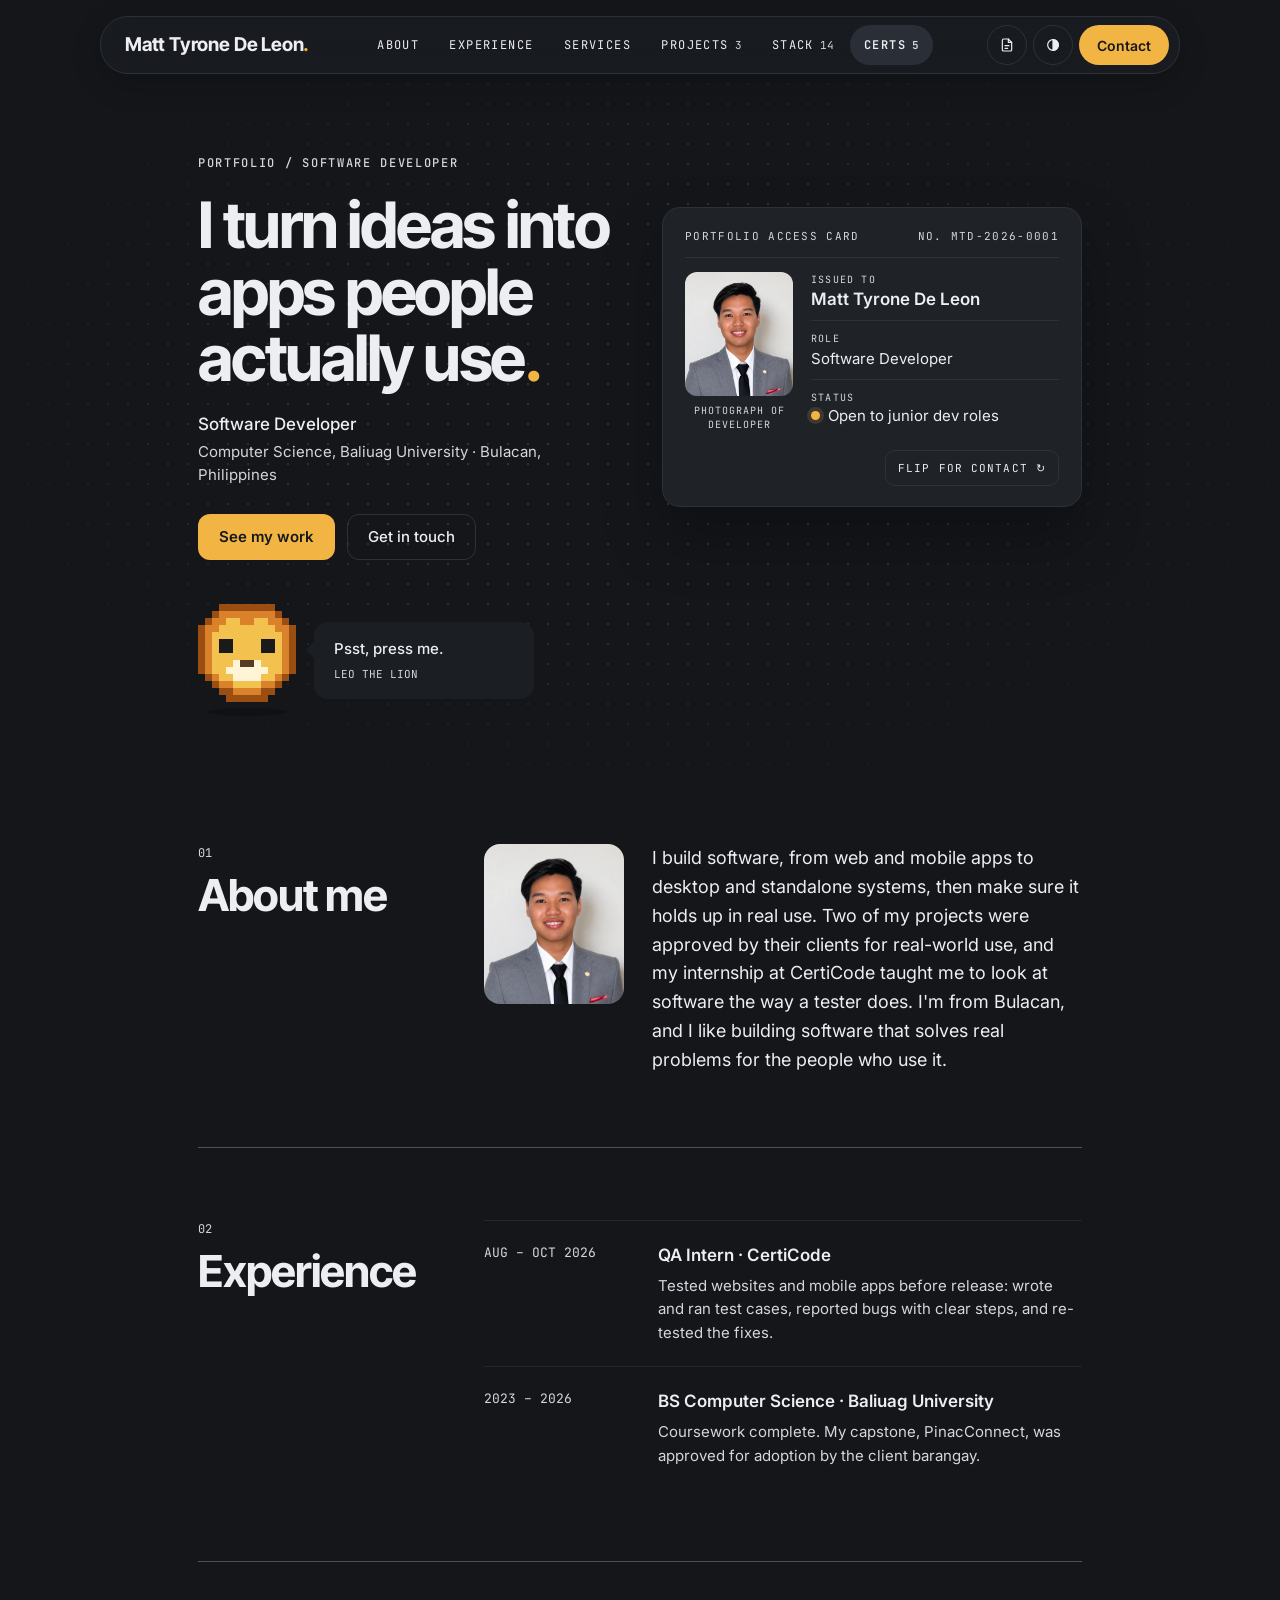
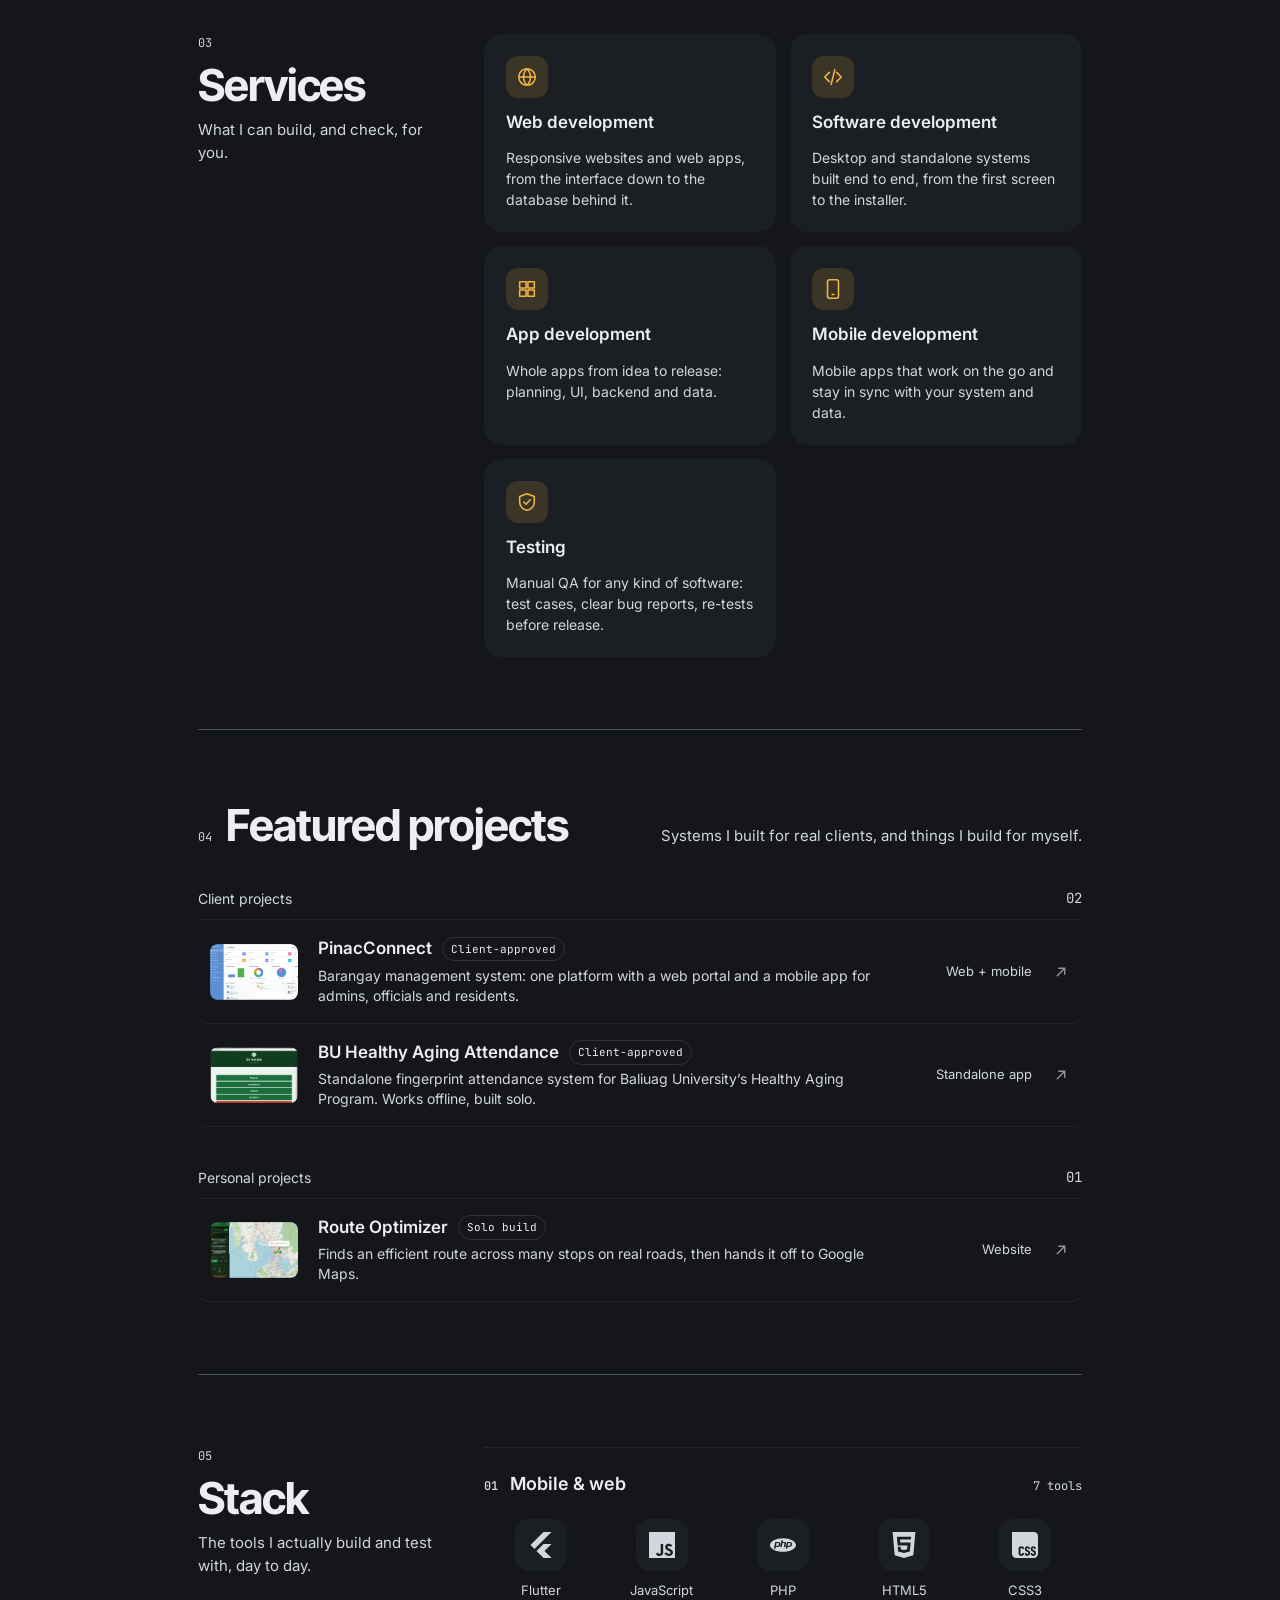
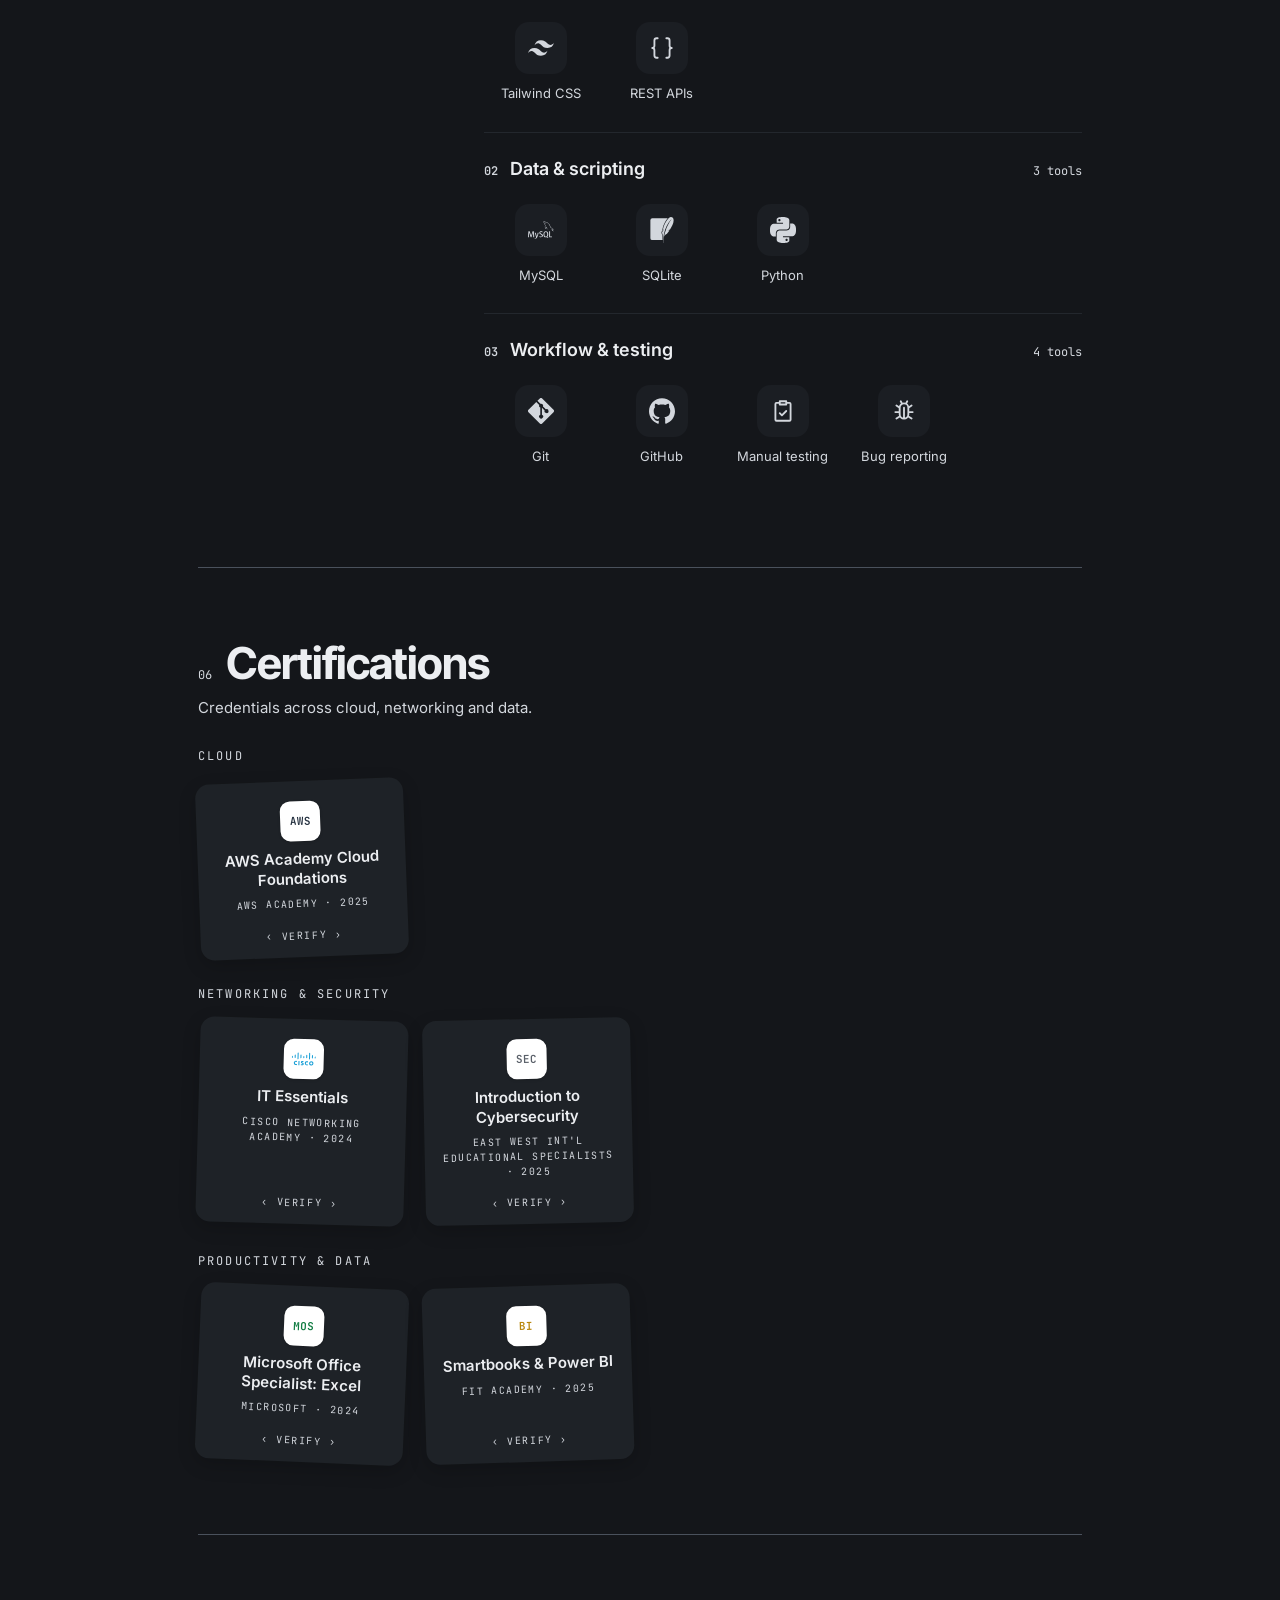
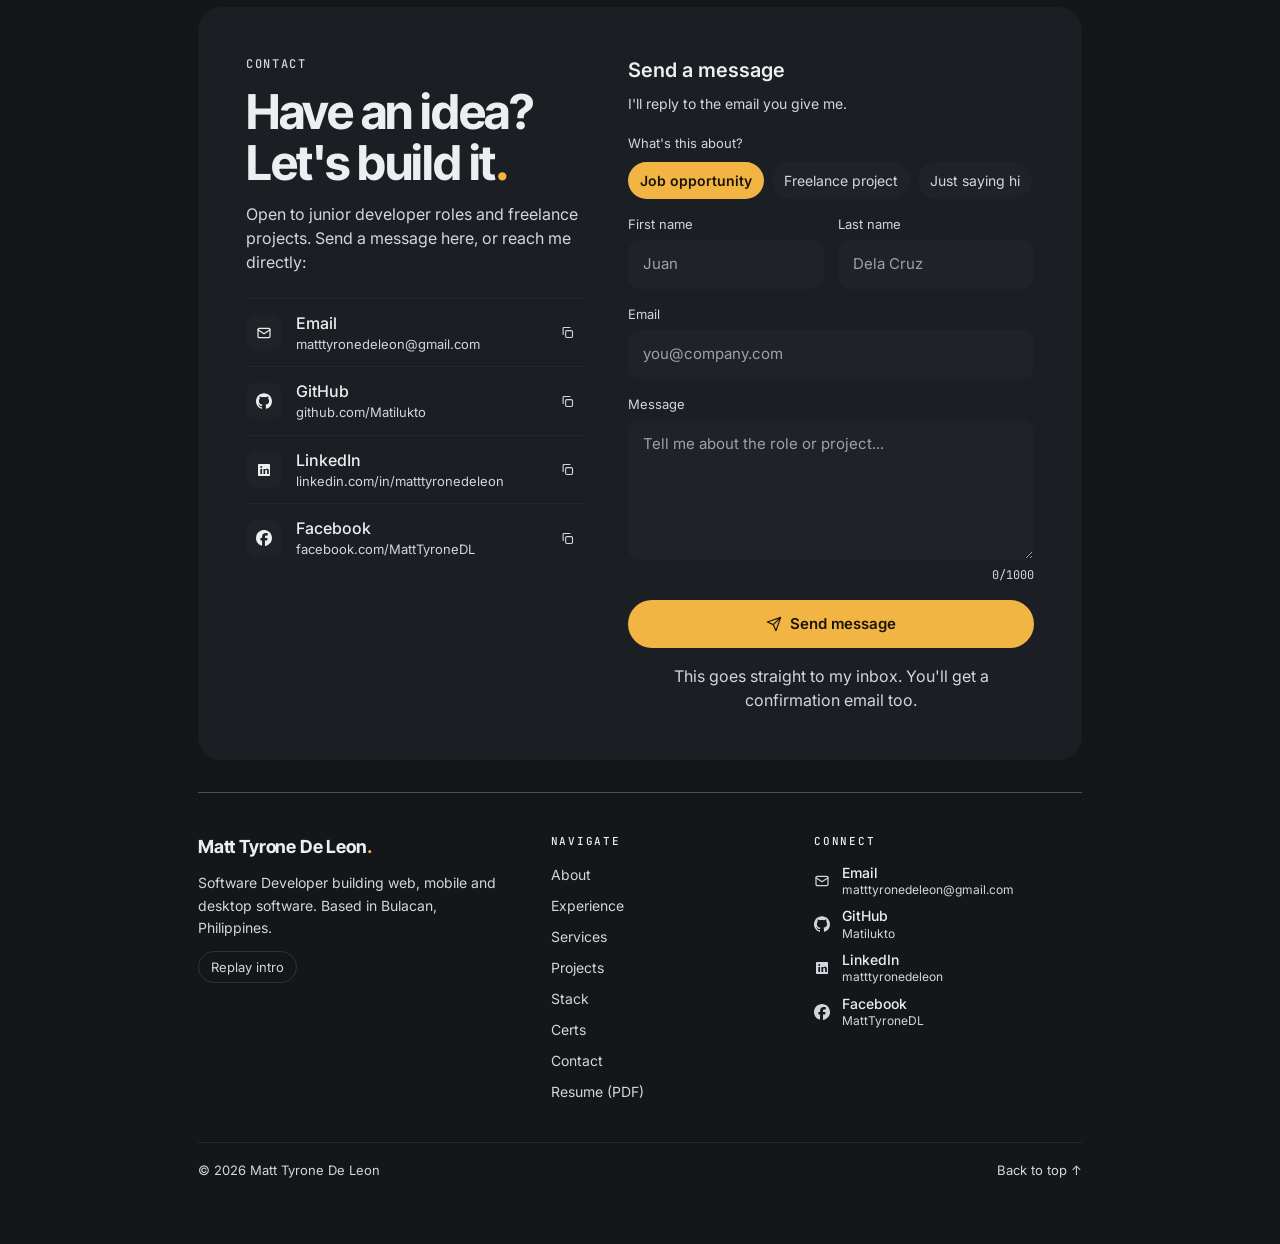
<file: index.html>
<!doctype html>
<html lang="en" data-theme="dark">
<head>
<meta charset="utf-8">
<meta name="viewport" content="width=device-width, initial-scale=1">
<title>Matt Tyrone De Leon · Software Developer</title>
<meta name="description" content="Matt Tyrone De Leon, software developer from Bulacan, Philippines. I turn ideas into apps people actually use.">
<meta name="theme-color" content="#14161A">
<link rel="canonical" href="https://matilukto.github.io/">
<link rel="icon" href="assets/favicon.svg" type="image/svg+xml">
<link rel="icon" href="assets/favicon-32.png" sizes="32x32" type="image/png">
<link rel="apple-touch-icon" href="assets/apple-touch-icon.png">
<meta property="og:type" content="website">
<meta property="og:site_name" content="Matt Tyrone De Leon">
<meta property="og:title" content="Matt Tyrone De Leon · Software Developer">
<meta property="og:description" content="Matt Tyrone De Leon, software developer from Bulacan, Philippines. I turn ideas into apps people actually use.">
<meta property="og:url" content="https://matilukto.github.io/">
<meta property="og:image" content="https://matilukto.github.io/assets/og-image.png">
<meta property="og:image:width" content="1200">
<meta property="og:image:height" content="630">
<meta name="twitter:card" content="summary_large_image">
<script>try{var t=localStorage.getItem('md-theme');if(t)document.documentElement.setAttribute('data-theme',t);if(sessionStorage.getItem('md-intro'))document.documentElement.classList.add('intro-seen')}catch(e){}</script>
<link rel="preconnect" href="https://fonts.googleapis.com">
<link rel="preconnect" href="https://fonts.gstatic.com" crossorigin>
<link href="https://fonts.googleapis.com/css2?family=Inter:wght@400;500;600&family=Inter+Tight:wght@600;700&family=JetBrains+Mono:wght@400;500&display=swap" rel="stylesheet">
<link rel="stylesheet" href="assets/site.css">
</head>
<body>
<div class="loader" aria-hidden="true">
  <div class="leo-grid small"></div>
  <div class="label">LOADING MATT'S PORTFOLIO</div>
  <div class="pct">0%</div>
  <div class="bar"><i></i></div>
</div>
<header class="topnav">
  <nav aria-label="Main">
    <a class="brand" href="#top">Matt Tyrone De Leon<span>.</span></a>
    <div class="tabs" id="tabs">
      <a href="#about">About</a>
      <a href="#experience">Experience</a>
      <a href="#services">Services</a>
      <a href="#work">Projects <small>3</small></a>
      <a href="#stack">Stack <small>14</small></a>
      <a href="#certs">Certs <small>5</small></a>
    </div>
    <div class="nav-right">
      <a class="iconbtn" href="assets/Matt-De-Leon-Resume.pdf" target="_blank" rel="noopener" aria-label="View my resume (PDF)" title="Resume (PDF)"><svg width="16" height="16" viewBox="0 0 24 24" fill="none" stroke="currentColor" stroke-width="1.8" stroke-linecap="round" stroke-linejoin="round" aria-hidden="true"><path d="M14 3H7a2 2 0 0 0-2 2v14a2 2 0 0 0 2 2h10a2 2 0 0 0 2-2V8z"/><path d="M14 3v5h5M9 13h6M9 17h4"/></svg></a>
      <button class="iconbtn" type="button" data-theme-toggle aria-label="Switch between dark and light mode"><svg width="16" height="16" viewBox="0 0 24 24" fill="none" stroke="currentColor" stroke-width="1.8" aria-hidden="true"><circle cx="12" cy="12" r="8"/><path d="M12 4a8 8 0 0 1 0 16z" fill="currentColor"/></svg></button>
      <button class="iconbtn menu-btn" type="button" aria-label="Open menu" aria-controls="tabs" aria-expanded="false"><svg width="18" height="18" viewBox="0 0 24 24" fill="none" stroke="currentColor" stroke-width="1.8" stroke-linecap="round" aria-hidden="true"><path d="M4 7h16M4 12h16M4 17h10"/></svg></button>
      <a class="nav-contact" href="#contact">Contact</a>
    </div>
  </nav>
</header>
<main class="wrap" id="top">

  <!-- HERO -->
  <section class="hero" aria-label="Intro">
    <div class="dotfield" aria-hidden="true"><i class="base"></i><i class="wave"></i><i class="lit"></i></div>
    <div class="hero-row">
      <div class="hero-text">
        <div class="eyebrow">Portfolio / Software developer</div>
        <h1 data-jump>I turn ideas into apps people actually use.</h1>
        <div class="role">Software Developer</div>
        <div class="where">Computer Science, Baliuag University · Bulacan, Philippines</div>
        <div class="ctas">
          <a class="btn btn-accent" href="#work">See my work</a>
          <a class="btn" href="#contact">Get in touch</a>
        </div>
      </div>

      <div class="card-wrap">
        <div class="flipper">
          <div class="face front">
            <div class="face-head"><span>PORTFOLIO ACCESS CARD</span><span>NO. MTD-2026-0001</span></div>
            <div class="face-body">
              <div class="photo"><img src="assets/matt.webp" alt="Photo of Matt Tyrone De Leon" width="760" height="951"><span>PHOTOGRAPH OF<br>DEVELOPER</span></div>
              <div class="fields">
                <div class="field"><b>ISSUED TO</b><span class="v big">Matt Tyrone De Leon</span></div>
                <div class="field"><b>ROLE</b><span class="v">Software Developer</span></div>
                <div class="field"><b>STATUS</b><span class="v status">Open to junior dev roles</span></div>
              </div>
            </div>
            <button class="flipbtn" type="button" data-flip style="align-self:flex-end">FLIP FOR CONTACT ↻</button>
          </div>
          <div class="face back">
            <div class="face-head"><span>CONTACT DETAILS</span><span>NO. MTD-2026-0001</span></div>
            <div class="field"><b>EMAIL</b><a class="clink v" href="mailto:matttyronedeleon@gmail.com">matttyronedeleon@gmail.com ↗</a></div>
            <div class="field grid2">
              <div><b>GITHUB</b><a class="clink" href="https://github.com/Matilukto" target="_blank" rel="noopener">github.com/Matilukto ↗</a></div>
              <div><b>LINKEDIN</b><a class="clink" href="https://linkedin.com/in/matttyronedeleon" target="_blank" rel="noopener">in/matttyronedeleon ↗</a></div>
            </div>
            <div class="field"><b>BASED IN</b><span class="v">Bulacan, Philippines</span></div>
            <div class="face-foot">
              <a class="btn-accent" href="#contact">Schedule a call</a>
              <button class="flipbtn" type="button" data-flip>FLIP BACK ↻</button>
            </div>
          </div>
        </div>
      </div>
    </div>

    <div class="leo-row">
      <button class="leo" type="button" aria-label="Press Leo the lion">
        <span class="leo-grid" id="leo-face" aria-hidden="true"></span>
        <span class="leo-shadow" aria-hidden="true"></span>
      </button>
      <div class="bubble" aria-live="polite"><p id="leo-msg">Psst, press me.</p><small>LEO THE LION</small></div>
    </div>
  </section>

  <!-- 01 ABOUT -->
  <section class="section split" id="about">
    <div class="side"><span class="num">01</span><h2 class="h2" data-jump>About me</h2></div>
    <div class="main about-main">
      <img src="assets/matt.webp" alt="Matt Tyrone De Leon" loading="lazy" width="760" height="951">
      <p>I build software, from web and mobile apps to desktop and standalone systems, then make sure it holds up in real use. Two of my projects were approved by their clients for real-world use, and my internship at CertiCode taught me to look at software the way a tester does. <span>I'm from Bulacan, and I like building software that solves real problems for the people who use it.</span></p>
    </div>
  </section>

  <!-- 02 EXPERIENCE -->
  <section class="section split" id="experience">
    <div class="side"><span class="num">02</span><h2 class="h2" data-jump>Experience</h2></div>
    <div class="main">
      <div class="xp">
        <div class="when">AUG – OCT 2026</div>
        <div class="what"><h3>QA Intern · CertiCode</h3><p>Tested websites and mobile apps before release: wrote and ran test cases, reported bugs with clear steps, and re-tested the fixes.</p></div>
      </div>
      <div class="xp">
        <div class="when">2023 – 2026</div>
        <div class="what"><h3>BS Computer Science · Baliuag University</h3><p>Coursework complete. My capstone, PinacConnect, was approved for adoption by the client barangay.</p></div>
      </div>
    </div>
  </section>

  <!-- 03 SERVICES -->
  <section class="section split" id="services">
    <div class="side"><span class="num">03</span><h2 class="h2" data-jump>Services</h2><p class="lead">What I can build, and check, for you.</p></div>
    <div class="main services">
          <div class="svc"><span class="ic"><svg width="22" height="22" viewBox="0 0 24 24" fill="none" stroke="currentColor" stroke-width="1.7" stroke-linecap="round" stroke-linejoin="round" aria-hidden="true"><path d="M12 3a9 9 0 1 0 0 18 9 9 0 0 0 0-18zM3 12h18M12 3c2.5 2.5 3.8 5.5 3.8 9s-1.3 6.5-3.8 9M12 3C9.5 5.5 8.2 8.5 8.2 12s1.3 6.5 3.8 9"/></svg></span><h3>Web development</h3><p>Responsive websites and web apps, from the interface down to the database behind it.</p></div>
          <div class="svc"><span class="ic"><svg width="22" height="22" viewBox="0 0 24 24" fill="none" stroke="currentColor" stroke-width="1.7" stroke-linecap="round" stroke-linejoin="round" aria-hidden="true"><path d="M8 7l-5 5 5 5M16 7l5 5-5 5M14 4l-4 16"/></svg></span><h3>Software development</h3><p>Desktop and standalone systems built end to end, from the first screen to the installer.</p></div>
          <div class="svc"><span class="ic"><svg width="22" height="22" viewBox="0 0 24 24" fill="none" stroke="currentColor" stroke-width="1.7" stroke-linecap="round" stroke-linejoin="round" aria-hidden="true"><path d="M4 4h7v7H4zM13 4h7v7h-7zM4 13h7v7H4zM13 13h7v7h-7z"/></svg></span><h3>App development</h3><p>Whole apps from idea to release: planning, UI, backend and data.</p></div>
          <div class="svc"><span class="ic"><svg width="22" height="22" viewBox="0 0 24 24" fill="none" stroke="currentColor" stroke-width="1.7" stroke-linecap="round" stroke-linejoin="round" aria-hidden="true"><path d="M8 2h8a2 2 0 0 1 2 2v16a2 2 0 0 1-2 2H8a2 2 0 0 1-2-2V4a2 2 0 0 1 2-2zM11 18h2"/></svg></span><h3>Mobile development</h3><p>Mobile apps that work on the go and stay in sync with your system and data.</p></div>
          <div class="svc"><span class="ic"><svg width="22" height="22" viewBox="0 0 24 24" fill="none" stroke="currentColor" stroke-width="1.7" stroke-linecap="round" stroke-linejoin="round" aria-hidden="true"><path d="M12 3l8 3v6c0 4.5-3.4 8.3-8 9-4.6-.7-8-4.5-8-9V6zM8.5 12l2.5 2.5 4.5-5"/></svg></span><h3>Testing</h3><p>Manual QA for any kind of software: test cases, clear bug reports, re-tests before release.</p></div>
    </div>
  </section>

  <!-- 04 PROJECTS -->
  <section class="section" id="work" style="display:flex;flex-direction:column;gap:40px">
    <div class="work-head">
      <div class="title"><span class="num">04</span><h2 class="h2" data-jump>Featured projects</h2></div>
      <span class="lead">Systems I built for real clients, and things I build for myself.</span>
    </div>
          <div class="pgroup">
            <div class="pgroup-head"><span>Client projects</span><span class="mono">02</span></div>
            <a class="prow" href="projects/pinacconnect"><img src="assets/pinacconnect/admin-dashboard.webp" alt="" loading="lazy" width="1320" height="688"><span class="info"><span class="name">PinacConnect <span class="badge">Client-approved</span></span><span class="desc">Barangay management system: one platform with a web portal and a mobile app for admins, officials and residents.</span></span><span class="tag">Web + mobile</span><svg width="18" height="18" viewBox="0 0 24 24" fill="none" stroke="currentColor" stroke-width="1.8" stroke-linecap="round" aria-hidden="true"><path d="M7 17L17 7M9 7h8v8"/></svg></a>
            <a class="prow" href="projects/bu-healthy-aging"><img src="assets/bu-healthy-aging/main-menu.webp" alt="" loading="lazy" width="979" height="775"><span class="info"><span class="name">BU Healthy Aging Attendance <span class="badge">Client-approved</span></span><span class="desc">Standalone fingerprint attendance system for Baliuag University’s Healthy Aging Program. Works offline, built solo.</span></span><span class="tag">Standalone app</span><svg width="18" height="18" viewBox="0 0 24 24" fill="none" stroke="currentColor" stroke-width="1.8" stroke-linecap="round" aria-hidden="true"><path d="M7 17L17 7M9 7h8v8"/></svg></a>
          </div>
          <div class="pgroup">
            <div class="pgroup-head"><span>Personal projects</span><span class="mono">01</span></div>
            <a class="prow" href="projects/route-optimizer"><img src="assets/route-optimizer/route-dark.webp" alt="" loading="lazy" width="1600" height="767"><span class="info"><span class="name">Route Optimizer <span class="badge">Solo build</span></span><span class="desc">Finds an efficient route across many stops on real roads, then hands it off to Google Maps.</span></span><span class="tag">Website</span><svg width="18" height="18" viewBox="0 0 24 24" fill="none" stroke="currentColor" stroke-width="1.8" stroke-linecap="round" aria-hidden="true"><path d="M7 17L17 7M9 7h8v8"/></svg></a>
          </div>
  </section>

  <!-- 05 STACK -->
  <section class="section split" id="stack">
    <div class="side"><span class="num">05</span><h2 class="h2" data-jump>Stack</h2><p class="lead">The tools I actually build and test with, day to day.</p></div>
    <div class="main">
          <div class="sgroup">
            <div class="sgroup-head"><h3><span class="num">01</span>Mobile &amp; web</h3><span class="num">7 tools</span></div>
            <div class="tools">
              <div class="tool"><span class="ic"><svg width="26" height="26" viewBox="0 0 24 24" fill="currentColor" aria-hidden="true"><path d="M14.314 0L2.3 12 6 15.7 21.684.013h-7.357zm.014 11.072L7.857 17.53l6.47 6.47H21.7l-6.46-6.468 6.46-6.46h-7.37z"/></svg></span><span>Flutter</span></div>
              <div class="tool"><span class="ic"><svg width="26" height="26" viewBox="0 0 24 24" fill="currentColor" aria-hidden="true"><path d="M0 0h24v24H0V0zm22.034 18.276c-.175-1.095-.888-2.015-3.003-2.873-.736-.345-1.554-.585-1.797-1.14-.091-.33-.105-.51-.046-.705.15-.646.915-.84 1.515-.66.39.12.75.42.976.9 1.034-.676 1.034-.676 1.755-1.125-.27-.42-.404-.601-.586-.78-.63-.705-1.469-1.065-2.834-1.034l-.705.089c-.676.165-1.32.525-1.71 1.005-1.14 1.291-.811 3.541.569 4.471 1.365 1.02 3.361 1.244 3.616 2.205.24 1.17-.87 1.545-1.966 1.41-.811-.18-1.26-.586-1.755-1.336l-1.83 1.051c.21.48.45.689.81 1.109 1.74 1.756 6.09 1.666 6.871-1.004.029-.09.24-.705.074-1.65l.046.067zm-8.983-7.245h-2.248c0 1.938-.009 3.864-.009 5.805 0 1.232.063 2.363-.138 2.711-.33.689-1.18.601-1.566.48-.396-.196-.597-.466-.83-.855-.063-.105-.11-.196-.127-.196l-1.825 1.125c.305.63.75 1.172 1.324 1.517.855.51 2.004.675 3.207.405.783-.226 1.458-.691 1.811-1.411.51-.93.402-2.07.397-3.346.012-2.054 0-4.109 0-6.179l.004-.056z"/></svg></span><span>JavaScript</span></div>
              <div class="tool"><span class="ic"><svg width="26" height="26" viewBox="0 0 24 24" fill="currentColor" aria-hidden="true"><path d="M7.01 10.207h-.944l-.515 2.648h.838c.556 0 .97-.105 1.242-.314.272-.21.455-.559.55-1.049.092-.47.05-.802-.124-.995-.175-.193-.523-.29-1.047-.29zM12 5.688C5.373 5.688 0 8.514 0 12s5.373 6.313 12 6.313S24 15.486 24 12c0-3.486-5.373-6.312-12-6.312zm-3.26 7.451c-.261.25-.575.438-.917.551-.336.108-.765.164-1.285.164H5.357l-.327 1.681H3.652l1.23-6.326h2.65c.797 0 1.378.209 1.744.628.366.418.476 1.002.33 1.752a2.836 2.836 0 0 1-.305.847c-.143.255-.33.49-.561.703zm4.024.715l.543-2.799c.063-.318.039-.536-.068-.651-.107-.116-.336-.174-.687-.174H11.46l-.704 3.625H9.388l1.23-6.327h1.367l-.327 1.682h1.218c.767 0 1.295.134 1.586.401s.378.7.263 1.299l-.572 2.944h-1.389zm7.597-2.265a2.782 2.782 0 0 1-.305.847c-.143.255-.33.49-.561.703a2.44 2.44 0 0 1-.917.551c-.336.108-.765.164-1.286.164h-1.18l-.327 1.682h-1.378l1.23-6.326h2.649c.797 0 1.378.209 1.744.628.366.417.477 1.001.331 1.751zM17.766 10.207h-.943l-.516 2.648h.838c.557 0 .971-.105 1.242-.314.272-.21.455-.559.551-1.049.092-.47.049-.802-.125-.995s-.524-.29-1.047-.29z"/></svg></span><span>PHP</span></div>
              <div class="tool"><span class="ic"><svg width="26" height="26" viewBox="0 0 24 24" fill="currentColor" aria-hidden="true"><path d="M1.5 0h21l-1.91 21.563L11.977 24l-8.564-2.438L1.5 0zm7.031 9.75l-.232-2.718 10.059.003.23-2.622L5.412 4.41l.698 8.01h9.126l-.326 3.426-2.91.804-2.955-.81-.188-2.11H6.248l.33 4.171L12 19.351l5.379-1.443.744-8.157H8.531z"/></svg></span><span>HTML5</span></div>
              <div class="tool"><span class="ic"><svg width="26" height="26" viewBox="0 0 24 24" fill="currentColor" aria-hidden="true"><path d="M0 0v20.16A3.84 3.84 0 0 0 3.84 24h16.32A3.84 3.84 0 0 0 24 20.16V3.84A3.84 3.84 0 0 0 20.16 0Zm14.256 13.08c1.56 0 2.28 1.08 2.304 2.64h-1.608c.024-.288-.048-.6-.144-.84-.096-.192-.288-.264-.552-.264-.456 0-.696.264-.696.84-.024.576.288.888.768 1.08.72.288 1.608.744 1.92 1.296q.432.648.432 1.656c0 1.608-.912 2.592-2.496 2.592-1.656 0-2.4-1.032-2.424-2.688h1.68c0 .792.264 1.176.792 1.176.264 0 .456-.072.552-.24.192-.312.24-1.176-.048-1.512-.312-.408-.912-.6-1.32-.816q-.828-.396-1.224-.936c-.24-.36-.36-.888-.36-1.536 0-1.44.936-2.472 2.424-2.448m5.4 0c1.584 0 2.304 1.08 2.328 2.64h-1.608c0-.288-.048-.6-.168-.84-.096-.192-.264-.264-.528-.264-.48 0-.72.264-.72.84s.288.888.792 1.08c.696.288 1.608.744 1.92 1.296.264.432.408.984.408 1.656.024 1.608-.888 2.592-2.472 2.592-1.68 0-2.424-1.056-2.448-2.688h1.68c0 .744.264 1.176.792 1.176.264 0 .456-.072.552-.24.216-.312.264-1.176-.048-1.512-.288-.408-.888-.6-1.32-.816-.552-.264-.96-.576-1.2-.936s-.36-.888-.36-1.536c-.024-1.44.912-2.472 2.4-2.448m-11.031.018c.711-.006 1.419.198 1.839.63.432.432.672 1.128.648 1.992H9.336c.024-.456-.096-.792-.432-.96-.312-.144-.768-.048-.888.24-.12.264-.192.576-.168.864v3.504c0 .744.264 1.128.768 1.128a.65.65 0 0 0 .552-.264c.168-.24.192-.552.168-.84h1.776c.096 1.632-.984 2.712-2.568 2.688-1.536 0-2.496-.864-2.472-2.472v-4.032c0-.816.24-1.44.696-1.848.432-.408 1.146-.624 1.857-.63"/></svg></span><span>CSS3</span></div>
              <div class="tool"><span class="ic"><svg width="26" height="26" viewBox="0 0 24 24" fill="currentColor" aria-hidden="true"><path d="M12.001,4.8c-3.2,0-5.2,1.6-6,4.8c1.2-1.6,2.6-2.2,4.2-1.8c0.913,0.228,1.565,0.89,2.288,1.624 C13.666,10.618,15.027,12,18.001,12c3.2,0,5.2-1.6,6-4.8c-1.2,1.6-2.6,2.2-4.2,1.8c-0.913-0.228-1.565-0.89-2.288-1.624 C16.337,6.182,14.976,4.8,12.001,4.8z M6.001,12c-3.2,0-5.2,1.6-6,4.8c1.2-1.6,2.6-2.2,4.2-1.8c0.913,0.228,1.565,0.89,2.288,1.624 c1.177,1.194,2.538,2.576,5.512,2.576c3.2,0,5.2-1.6,6-4.8c-1.2,1.6-2.6,2.2-4.2,1.8c-0.913-0.228-1.565-0.89-2.288-1.624 C10.337,13.382,8.976,12,6.001,12z"/></svg></span><span>Tailwind CSS</span></div>
              <div class="tool"><span class="ic"><svg width="26" height="26" viewBox="0 0 24 24" fill="none" stroke="currentColor" stroke-width="1.7" stroke-linecap="round" stroke-linejoin="round" aria-hidden="true"><path d="M8 3H7a2 2 0 0 0-2 2v5a2 2 0 0 1-2 2 2 2 0 0 1 2 2v5a2 2 0 0 0 2 2h1M16 3h1a2 2 0 0 1 2 2v5a2 2 0 0 0 2 2 2 2 0 0 0-2 2v5a2 2 0 0 1-2 2h-1"/></svg></span><span>REST APIs</span></div>
            </div>
          </div>
          <div class="sgroup">
            <div class="sgroup-head"><h3><span class="num">02</span>Data &amp; scripting</h3><span class="num">3 tools</span></div>
            <div class="tools">
              <div class="tool"><span class="ic"><svg width="26" height="26" viewBox="0 0 24 24" fill="currentColor" aria-hidden="true"><path d="M16.405 5.501c-.115 0-.193.014-.274.033v.013h.014c.054.104.146.18.214.273.054.107.1.214.154.32l.014-.015c.094-.066.14-.172.14-.333-.04-.047-.046-.094-.08-.14-.04-.067-.126-.1-.18-.153zM5.77 18.695h-.927a50.854 50.854 0 00-.27-4.41h-.008l-1.41 4.41H2.45l-1.4-4.41h-.01a72.892 72.892 0 00-.195 4.41H0c.055-1.966.192-3.81.41-5.53h1.15l1.335 4.064h.008l1.347-4.064h1.095c.242 2.015.384 3.86.428 5.53zm4.017-4.08c-.378 2.045-.876 3.533-1.492 4.46-.482.716-1.01 1.073-1.583 1.073-.153 0-.34-.046-.566-.138v-.494c.11.017.24.026.386.026.268 0 .483-.075.647-.222.197-.18.295-.382.295-.605 0-.155-.077-.47-.23-.944L6.23 14.615h.91l.727 2.36c.164.536.233.91.205 1.123.4-1.064.678-2.227.835-3.483zm12.325 4.08h-2.63v-5.53h.885v4.85h1.745zm-3.32.135l-1.016-.5c.09-.076.177-.158.255-.25.433-.506.648-1.258.648-2.253 0-1.83-.718-2.746-2.155-2.746-.704 0-1.254.232-1.65.697-.43.508-.646 1.256-.646 2.245 0 .972.19 1.686.574 2.14.35.41.877.615 1.583.615.264 0 .506-.033.725-.098l1.325.772.36-.622zM15.5 17.588c-.225-.36-.337-.94-.337-1.736 0-1.393.424-2.09 1.27-2.09.443 0 .77.167.977.5.224.362.336.936.336 1.723 0 1.404-.424 2.108-1.27 2.108-.445 0-.77-.167-.978-.5zm-1.658-.425c0 .47-.172.856-.516 1.156-.344.3-.803.45-1.384.45-.543 0-1.064-.172-1.573-.515l.237-.476c.438.22.833.328 1.19.328.332 0 .593-.073.783-.22a.754.754 0 00.3-.615c0-.33-.23-.61-.648-.845-.388-.213-1.163-.657-1.163-.657-.422-.307-.632-.636-.632-1.177 0-.45.157-.81.47-1.085.315-.278.72-.415 1.22-.415.512 0 .98.136 1.4.41l-.213.476a2.726 2.726 0 00-1.064-.23c-.283 0-.502.068-.654.206a.685.685 0 00-.248.524c0 .328.234.61.666.85.393.215 1.187.67 1.187.67.433.305.648.63.648 1.168zm9.382-5.852c-.535-.014-.95.04-1.297.188-.1.04-.26.04-.274.167.055.053.063.14.11.214.08.134.218.313.346.407.14.11.28.216.427.31.26.16.555.255.81.416.145.094.293.213.44.313.073.05.12.14.214.172v-.02c-.046-.06-.06-.147-.105-.214-.067-.067-.134-.127-.2-.193a3.223 3.223 0 00-.695-.675c-.214-.146-.682-.35-.77-.595l-.013-.014c.146-.013.32-.066.46-.106.227-.06.435-.047.67-.106.106-.027.213-.06.32-.094v-.06c-.12-.12-.21-.283-.334-.395a8.867 8.867 0 00-1.104-.823c-.21-.134-.476-.22-.697-.334-.08-.04-.214-.06-.26-.127-.12-.146-.19-.34-.275-.514a17.69 17.69 0 01-.547-1.163c-.12-.262-.193-.523-.34-.763-.69-1.137-1.437-1.826-2.586-2.5-.247-.14-.543-.2-.856-.274-.167-.008-.334-.02-.5-.027-.11-.047-.216-.174-.31-.235-.38-.24-1.364-.76-1.644-.072-.18.434.267.862.422 1.082.115.153.26.328.34.5.047.116.06.235.107.356.106.294.207.622.347.897.073.14.153.287.247.413.054.073.146.107.167.227-.094.136-.1.334-.154.5-.24.757-.146 1.693.194 2.25.107.166.362.534.703.393.3-.12.234-.5.32-.835.02-.08.007-.133.048-.187v.015c.094.188.188.367.274.555.206.328.566.668.867.895.16.12.287.328.487.402v-.02h-.015c-.043-.058-.1-.086-.154-.133a3.445 3.445 0 01-.35-.4 8.76 8.76 0 01-.747-1.218c-.11-.21-.202-.436-.29-.643-.04-.08-.04-.2-.107-.24-.1.146-.247.273-.32.453-.127.288-.14.642-.188 1.01-.027.007-.014 0-.027.014-.214-.052-.287-.274-.367-.46-.2-.475-.233-1.238-.06-1.785.047-.14.247-.582.167-.716-.042-.127-.174-.2-.247-.303a2.478 2.478 0 01-.24-.427c-.16-.374-.24-.788-.414-1.162-.08-.173-.22-.354-.334-.513-.127-.18-.267-.307-.368-.52-.033-.073-.08-.194-.027-.274.014-.054.042-.075.094-.09.088-.072.335.022.422.062.247.1.455.194.662.334.094.066.195.193.315.226h.14c.214.047.455.014.655.073.355.114.675.28.962.46a5.953 5.953 0 012.085 2.286c.08.154.115.295.188.455.14.33.313.663.455.982.14.315.275.636.476.897.1.14.502.213.682.286.133.06.34.115.46.188.23.14.454.3.67.454.11.076.443.243.463.378z"/></svg></span><span>MySQL</span></div>
              <div class="tool"><span class="ic"><svg width="26" height="26" viewBox="0 0 24 24" fill="currentColor" aria-hidden="true"><path d="M21.678.521c-1.032-.92-2.28-.55-3.513.544a8.71 8.71 0 0 0-.547.535c-2.109 2.237-4.066 6.38-4.674 9.544.237.48.422 1.093.544 1.561a13.044 13.044 0 0 1 .164.703s-.019-.071-.096-.296l-.05-.146a1.689 1.689 0 0 0-.033-.08c-.138-.32-.518-.995-.686-1.289-.143.423-.27.818-.376 1.176.484.884.778 2.4.778 2.4s-.025-.099-.147-.442c-.107-.303-.644-1.244-.772-1.464-.217.804-.304 1.346-.226 1.478.152.256.296.698.422 1.186.286 1.1.485 2.44.485 2.44l.017.224a22.41 22.41 0 0 0 .056 2.748c.095 1.146.273 2.13.5 2.657l.155-.084c-.334-1.038-.47-2.399-.41-3.967.09-2.398.642-5.29 1.661-8.304 1.723-4.55 4.113-8.201 6.3-9.945-1.993 1.8-4.692 7.63-5.5 9.788-.904 2.416-1.545 4.684-1.931 6.857.666-2.037 2.821-2.912 2.821-2.912s1.057-1.304 2.292-3.166c-.74.169-1.955.458-2.362.629-.6.251-.762.337-.762.337s1.945-1.184 3.613-1.72C21.695 7.9 24.195 2.767 21.678.521m-18.573.543A1.842 1.842 0 0 0 1.27 2.9v16.608a1.84 1.84 0 0 0 1.835 1.834h9.418a22.953 22.953 0 0 1-.052-2.707c-.006-.062-.011-.141-.016-.2a27.01 27.01 0 0 0-.473-2.378c-.121-.47-.275-.898-.369-1.057-.116-.197-.098-.31-.097-.432 0-.12.015-.245.037-.386a9.98 9.98 0 0 1 .234-1.045l.217-.028c-.017-.035-.014-.065-.031-.097l-.041-.381a32.8 32.8 0 0 1 .382-1.194l.2-.019c-.008-.016-.01-.038-.018-.053l-.043-.316c.63-3.28 2.587-7.443 4.8-9.791.066-.069.133-.128.198-.194Z"/></svg></span><span>SQLite</span></div>
              <div class="tool"><span class="ic"><svg width="26" height="26" viewBox="0 0 24 24" fill="currentColor" aria-hidden="true"><path d="M14.25.18l.9.2.73.26.59.3.45.32.34.34.25.34.16.33.1.3.04.26.02.2-.01.13V8.5l-.05.63-.13.55-.21.46-.26.38-.3.31-.33.25-.35.19-.35.14-.33.1-.3.07-.26.04-.21.02H8.77l-.69.05-.59.14-.5.22-.41.27-.33.32-.27.35-.2.36-.15.37-.1.35-.07.32-.04.27-.02.21v3.06H3.17l-.21-.03-.28-.07-.32-.12-.35-.18-.36-.26-.36-.36-.35-.46-.32-.59-.28-.73-.21-.88-.14-1.05-.05-1.23.06-1.22.16-1.04.24-.87.32-.71.36-.57.4-.44.42-.33.42-.24.4-.16.36-.1.32-.05.24-.01h.16l.06.01h8.16v-.83H6.18l-.01-2.75-.02-.37.05-.34.11-.31.17-.28.25-.26.31-.23.38-.2.44-.18.51-.15.58-.12.64-.1.71-.06.77-.04.84-.02 1.27.05zm-6.3 1.98l-.23.33-.08.41.08.41.23.34.33.22.41.09.41-.09.33-.22.23-.34.08-.41-.08-.41-.23-.33-.33-.22-.41-.09-.41.09zm13.09 3.95l.28.06.32.12.35.18.36.27.36.35.35.47.32.59.28.73.21.88.14 1.04.05 1.23-.06 1.23-.16 1.04-.24.86-.32.71-.36.57-.4.45-.42.33-.42.24-.4.16-.36.09-.32.05-.24.02-.16-.01h-8.22v.82h5.84l.01 2.76.02.36-.05.34-.11.31-.17.29-.25.25-.31.24-.38.2-.44.17-.51.15-.58.13-.64.09-.71.07-.77.04-.84.01-1.27-.04-1.07-.14-.9-.2-.73-.25-.59-.3-.45-.33-.34-.34-.25-.34-.16-.33-.1-.3-.04-.25-.02-.2.01-.13v-5.34l.05-.64.13-.54.21-.46.26-.38.3-.32.33-.24.35-.2.35-.14.33-.1.3-.06.26-.04.21-.02.13-.01h5.84l.69-.05.59-.14.5-.21.41-.28.33-.32.27-.35.2-.36.15-.36.1-.35.07-.32.04-.28.02-.21V6.07h2.09l.14.01zm-6.47 14.25l-.23.33-.08.41.08.41.23.33.33.23.41.08.41-.08.33-.23.23-.33.08-.41-.08-.41-.23-.33-.33-.23-.41-.08-.41.08z"/></svg></span><span>Python</span></div>
            </div>
          </div>
          <div class="sgroup">
            <div class="sgroup-head"><h3><span class="num">03</span>Workflow &amp; testing</h3><span class="num">4 tools</span></div>
            <div class="tools">
              <div class="tool"><span class="ic"><svg width="26" height="26" viewBox="0 0 24 24" fill="currentColor" aria-hidden="true"><path d="M13.09 23.549a1.54 1.54 0 0 1-2.18 0L.451 13.089a1.54 1.54 0 0 1 0-2.179l7.191-7.19 2.733 2.733a1.85 1.85 0 0 0 .964 2.326v6.66a1.849 1.849 0 1 0 1.54 0V8.957l2.508 2.508a1.85 1.85 0 1 0 1.09-1.09l-2.634-2.634a1.85 1.85 0 0 0-2.378-2.377L8.73 2.63 10.91.451a1.54 1.54 0 0 1 2.179 0l10.459 10.46a1.54 1.54 0 0 1 0 2.179z"/></svg></span><span>Git</span></div>
              <div class="tool"><span class="ic"><svg width="26" height="26" viewBox="0 0 24 24" fill="currentColor" aria-hidden="true"><path d="M12 .297c-6.63 0-12 5.373-12 12 0 5.303 3.438 9.8 8.205 11.385.6.113.82-.258.82-.577 0-.285-.01-1.04-.015-2.04-3.338.724-4.042-1.61-4.042-1.61C4.422 18.07 3.633 17.7 3.633 17.7c-1.087-.744.084-.729.084-.729 1.205.084 1.838 1.236 1.838 1.236 1.07 1.835 2.809 1.305 3.495.998.108-.776.417-1.305.76-1.605-2.665-.3-5.466-1.332-5.466-5.93 0-1.31.465-2.38 1.235-3.22-.135-.303-.54-1.523.105-3.176 0 0 1.005-.322 3.3 1.23.96-.267 1.98-.399 3-.405 1.02.006 2.04.138 3 .405 2.28-1.552 3.285-1.23 3.285-1.23.645 1.653.24 2.873.12 3.176.765.84 1.23 1.91 1.23 3.22 0 4.61-2.805 5.625-5.475 5.92.42.36.81 1.096.81 2.22 0 1.606-.015 2.896-.015 3.286 0 .315.21.69.825.57C20.565 22.092 24 17.592 24 12.297c0-6.627-5.373-12-12-12"/></svg></span><span>GitHub</span></div>
              <div class="tool"><span class="ic"><svg width="26" height="26" viewBox="0 0 24 24" fill="none" stroke="currentColor" stroke-width="1.7" stroke-linecap="round" stroke-linejoin="round" aria-hidden="true"><path d="M9 3h6v3H9zM9 4.5H6a1 1 0 0 0-1 1V20a1 1 0 0 0 1 1h12a1 1 0 0 0 1-1V5.5a1 1 0 0 0-1-1h-3M9 14l2 2 4-4"/></svg></span><span>Manual testing</span></div>
              <div class="tool"><span class="ic"><svg width="26" height="26" viewBox="0 0 24 24" fill="none" stroke="currentColor" stroke-width="1.7" stroke-linecap="round" stroke-linejoin="round" aria-hidden="true"><path d="M8 9a4 4 0 0 1 8 0v6a4 4 0 0 1-8 0zM12 9v10M4 13h4M16 13h4M5 7l3 2M19 7l-3 2M5 19l3-2M19 19l-3-2M10 5L9 3M14 5l1-2"/></svg></span><span>Bug reporting</span></div>
            </div>
          </div>
    </div>
  </section>

  <!-- 06 CERTIFICATIONS -->
  <section class="section" id="certs" style="display:flex;flex-direction:column;gap:28px">
    <div style="display:flex;flex-direction:column;gap:10px">
      <div class="work-head"><div class="title"><span class="num">06</span><h2 class="h2" data-jump>Certifications</h2></div></div>
      <p class="lead">Credentials across cloud, networking and data.</p>
    </div>
          <div class="cgroup">
            <div class="cgroup-title">CLOUD</div>
            <div class="cards">
              <a class="ccard" href="https://www.credly.com/badges/3893a887-8c70-4703-be1d-cf574c43f660/public_url" target="_blank" rel="noopener" style="--tilt:-2.2deg" aria-label="Verify AWS Academy Cloud Foundations"><span class="logo"><span style="color:#232F3E">AWS</span></span><h3>AWS Academy Cloud Foundations</h3><span class="by">AWS Academy · 2025</span><span class="verify">‹ VERIFY ›</span></a>
            </div>
          </div>
          <div class="cgroup">
            <div class="cgroup-title">NETWORKING &AMP; SECURITY</div>
            <div class="cards">
              <a class="ccard" href="assets/certs/it-essentials-certificate.pdf" target="_blank" rel="noopener" style="--tilt:1.6deg" aria-label="Verify IT Essentials"><span class="logo"><svg width="24" height="24" viewBox="0 0 24 24" fill="#1BA0D7" aria-hidden="true"><path d="M16.331 18.171V17.06l-.022.01c-.25.121-.522.19-.801.203a1.186 1.186 0 01-.806-.237 1.038 1.038 0 01-.352-.498 1.21 1.21 0 01-.023-.667c.052-.225.178-.426.357-.569.16-.134.355-.218.562-.242a1.85 1.85 0 011.061.198l.024.013v-1.117l-.051-.014a2.862 2.862 0 00-1.011-.132 2.34 2.34 0 00-.903.206c-.287.132-.54.327-.739.571a2.221 2.221 0 00-.04 2.705c.295.378.709.645 1.175.756.491.12 1.006.102 1.487-.052l.082-.023M5.336 18.171V17.06l-.022.01c-.25.121-.522.19-.801.203a1.183 1.183 0 01-.806-.237 1.03 1.03 0 01-.351-.498 1.202 1.202 0 01-.024-.667c.052-.225.177-.426.357-.569.16-.134.355-.218.562-.242a1.85 1.85 0 011.061.198l.024.013v-1.117l-.051-.014a2.862 2.862 0 00-1.011-.132 2.344 2.344 0 00-.903.206 2.08 2.08 0 00-.74.571 2.224 2.224 0 00-.041 2.705 2.11 2.11 0 001.176.756c.491.12 1.005.102 1.487-.052l.083-.023M9.26 17.249l-.004.957.07.012c.22.041.441.069.664.085.195.019.391.022.587.012.187-.014.372-.049.551-.104.21-.06.405-.163.571-.305a1.16 1.16 0 00.333-.478 1.31 1.31 0 00-.007-.96 1.068 1.068 0 00-.298-.414 1.261 1.261 0 00-.438-.255l-.722-.268a.388.388 0 01-.197-.188.245.245 0 01.008-.219.382.382 0 01.154-.142.798.798 0 01.257-.074c.153-.022.308-.021.46.005.18.02.358.051.533.096l.038.008v-.883l-.069-.015a4.749 4.749 0 00-.543-.097 2.844 2.844 0 00-.714-.003c-.3.027-.585.143-.821.33-.16.126-.281.293-.351.484-.104.29-.105.608 0 .899.054.145.14.274.252.381.097.093.207.173.327.236.157.084.324.149.497.195.057.017.114.035.17.054l.085.031.024.01c.084.03.162.078.226.14.045.042.08.094.101.151a.325.325 0 01.001.161.339.339 0 01-.166.198.856.856 0 01-.275.086 2.032 2.032 0 01-.427.021 5.208 5.208 0 01-.557-.074 9.195 9.195 0 01-.287-.067l-.033-.006zm-2.475.995h1.05v-4.167h-1.05v4.167zm12.162-2.936a1.095 1.095 0 011.541.158 1.094 1.094 0 01-.157 1.541l-.017.014a1.096 1.096 0 01-1.367-1.713m-1.525.854a2.193 2.193 0 002.666 2.107 2.139 2.139 0 00.701-3.937 2.207 2.207 0 00-3.367 1.83M22.961 10.728a.52.52 0 001.039 0V9.573a.52.52 0 00-1.039 0v1.155M20.117 10.728a.522.522 0 001.041 0V8.139a.521.521 0 00-1.04 0v2.589M17.231 11.771a.521.521 0 001.039 0V6.17a.52.52 0 00-1.039 0v5.601M14.393 10.728a.521.521 0 001.04 0V8.139a.52.52 0 00-1.039 0v2.589M11.494 10.728a.522.522 0 001.039 0V9.573a.52.52 0 00-1.039 0v1.155M8.624 10.728a.52.52 0 001.039 0V8.139a.52.52 0 00-1.039 0v2.589M5.737 11.771a.52.52 0 001.039 0V6.17a.52.52 0 00-1.039 0v5.601M2.876 10.728a.522.522 0 001.04 0V8.139a.52.52 0 00-1.039 0v2.589M0 10.728a.521.521 0 001.039 0V9.573a.52.52 0 00-1.039 0v1.155"/></svg></span><h3>IT Essentials</h3><span class="by">Cisco Networking Academy · 2024</span><span class="verify">‹ VERIFY ›</span></a>
              <a class="ccard" href="https://www.credly.com/badges/dfb47d03-bb29-4e27-b7ea-727f05bb01bf/public_url" target="_blank" rel="noopener" style="--tilt:-1.2deg" aria-label="Verify Introduction to Cybersecurity"><span class="logo"><span style="color:#5A6069">SEC</span></span><h3>Introduction to Cybersecurity</h3><span class="by">East West Int'l Educational Specialists · 2025</span><span class="verify">‹ VERIFY ›</span></a>
            </div>
          </div>
          <div class="cgroup">
            <div class="cgroup-title">PRODUCTIVITY &AMP; DATA</div>
            <div class="cards">
              <a class="ccard" href="https://www.credly.com/badges/67f598c3-1ec0-435d-ad06-ee870b518aa9/public_url" target="_blank" rel="noopener" style="--tilt:2.4deg" aria-label="Verify Microsoft Office Specialist: Excel"><span class="logo"><span style="color:#107C41">MOS</span></span><h3>Microsoft Office Specialist: Excel</h3><span class="by">Microsoft · 2024</span><span class="verify">‹ VERIFY ›</span></a>
              <a class="ccard" href="assets/certs/smartbooks-power-bi-certificate.pdf" target="_blank" rel="noopener" style="--tilt:-1.8deg" aria-label="Verify Smartbooks &amp; Power BI"><span class="logo"><span style="color:#B8860B">BI</span></span><h3>Smartbooks &amp; Power BI</h3><span class="by">FIT Academy · 2025</span><span class="verify">‹ VERIFY ›</span></a>
            </div>
          </div>
  </section>

  <!-- CONTACT -->
  <section class="contact" id="contact">
    <div class="c-side">
      <div class="eyebrow">Contact</div>
      <h2>Have an idea? Let's build it<span class="dot-accent">.</span></h2>
      <p>Open to junior developer roles and freelance projects. Send a message here, or reach me directly:</p>
      <div class="c-links">
        <div class="lk"><span class="ic"><svg width="16" height="16" viewBox="0 0 24 24" fill="none" stroke="currentColor" stroke-width="1.8" stroke-linecap="round" stroke-linejoin="round" aria-hidden="true"><rect x="3" y="5" width="18" height="14" rx="2"/><path d="M3 7l9 6 9-6"/></svg></span><a href="mailto:matttyronedeleon@gmail.com"><b>Email</b><small>matttyronedeleon@gmail.com</small></a><button class="cp" type="button" data-copy="matttyronedeleon@gmail.com" aria-label="Copy Email link" title="Copy"><svg width="15" height="15" viewBox="0 0 24 24" fill="none" stroke="currentColor" stroke-width="1.8" stroke-linecap="round" stroke-linejoin="round" aria-hidden="true"><rect x="9" y="9" width="11" height="11" rx="2"/><path d="M5 15V5a1 1 0 0 1 1-1h10"/></svg></button></div>
        <div class="lk"><span class="ic"><svg width="16" height="16" viewBox="0 0 24 24" fill="currentColor" aria-hidden="true"><path d="M12 .297c-6.63 0-12 5.373-12 12 0 5.303 3.438 9.8 8.205 11.385.6.113.82-.258.82-.577 0-.285-.01-1.04-.015-2.04-3.338.724-4.042-1.61-4.042-1.61C4.422 18.07 3.633 17.7 3.633 17.7c-1.087-.744.084-.729.084-.729 1.205.084 1.838 1.236 1.838 1.236 1.07 1.835 2.809 1.305 3.495.998.108-.776.417-1.305.76-1.605-2.665-.3-5.466-1.332-5.466-5.93 0-1.31.465-2.38 1.235-3.22-.135-.303-.54-1.523.105-3.176 0 0 1.005-.322 3.3 1.23.96-.267 1.98-.399 3-.405 1.02.006 2.04.138 3 .405 2.28-1.552 3.285-1.23 3.285-1.23.645 1.653.24 2.873.12 3.176.765.84 1.23 1.91 1.23 3.22 0 4.61-2.805 5.625-5.475 5.92.42.36.81 1.096.81 2.22 0 1.606-.015 2.896-.015 3.286 0 .315.21.69.825.57C20.565 22.092 24 17.592 24 12.297c0-6.627-5.373-12-12-12"/></svg></span><a href="https://github.com/Matilukto" target="_blank" rel="noopener"><b>GitHub</b><small>github.com/Matilukto</small></a><button class="cp" type="button" data-copy="https://github.com/Matilukto" aria-label="Copy GitHub link" title="Copy"><svg width="15" height="15" viewBox="0 0 24 24" fill="none" stroke="currentColor" stroke-width="1.8" stroke-linecap="round" stroke-linejoin="round" aria-hidden="true"><rect x="9" y="9" width="11" height="11" rx="2"/><path d="M5 15V5a1 1 0 0 1 1-1h10"/></svg></button></div>
        <div class="lk"><span class="ic"><svg width="16" height="16" viewBox="0 0 24 24" fill="currentColor" aria-hidden="true"><path d="M4 3h16a1 1 0 0 1 1 1v16a1 1 0 0 1-1 1H4a1 1 0 0 1-1-1V4a1 1 0 0 1 1-1zm2.5 7.5V18h2.6v-7.5zM7.8 6a1.5 1.5 0 1 0 0 3 1.5 1.5 0 0 0 0-3zm3.4 4.5V18h2.6v-4c0-1.1.4-1.9 1.5-1.9s1.4.8 1.4 1.9v4h2.6v-4.6c0-2.3-1.2-3.1-2.9-3.1-1.3 0-2 .6-2.6 1.3v-1.1z"/></svg></span><a href="https://linkedin.com/in/matttyronedeleon" target="_blank" rel="noopener"><b>LinkedIn</b><small>linkedin.com/in/matttyronedeleon</small></a><button class="cp" type="button" data-copy="https://linkedin.com/in/matttyronedeleon" aria-label="Copy LinkedIn link" title="Copy"><svg width="15" height="15" viewBox="0 0 24 24" fill="none" stroke="currentColor" stroke-width="1.8" stroke-linecap="round" stroke-linejoin="round" aria-hidden="true"><rect x="9" y="9" width="11" height="11" rx="2"/><path d="M5 15V5a1 1 0 0 1 1-1h10"/></svg></button></div>
        <div class="lk"><span class="ic"><svg width="16" height="16" viewBox="0 0 24 24" fill="currentColor" aria-hidden="true"><path d="M9.101 23.691v-7.98H6.627v-3.667h2.474v-1.58c0-4.085 1.848-5.978 5.858-5.978.401 0 .955.042 1.468.103a8.68 8.68 0 0 1 1.141.195v3.325a8.623 8.623 0 0 0-.653-.036 26.805 26.805 0 0 0-.733-.009c-.707 0-1.259.096-1.675.309a1.686 1.686 0 0 0-.679.622c-.258.42-.374.995-.374 1.752v1.297h3.919l-.386 2.103-.287 1.564h-3.246v8.245C19.396 23.238 24 18.179 24 12.044c0-6.627-5.373-12-12-12s-12 5.373-12 12c0 5.628 3.874 10.35 9.101 11.647Z"/></svg></span><a href="https://www.facebook.com/MattTyroneDL" target="_blank" rel="noopener"><b>Facebook</b><small>facebook.com/MattTyroneDL</small></a><button class="cp" type="button" data-copy="https://www.facebook.com/MattTyroneDL" aria-label="Copy Facebook link" title="Copy"><svg width="15" height="15" viewBox="0 0 24 24" fill="none" stroke="currentColor" stroke-width="1.8" stroke-linecap="round" stroke-linejoin="round" aria-hidden="true"><rect x="9" y="9" width="11" height="11" rx="2"/><path d="M5 15V5a1 1 0 0 1 1-1h10"/></svg></button></div>
      </div>
    </div>
    <form class="c-form" id="contact-form" novalidate>
      <h3>Send a message</h3>
      <p class="hint">I'll reply to the email you give me.</p>
      <fieldset class="chips">
        <legend>What's this about?</legend>
        <label><input type="radio" name="topic" value="Job opportunity" checked><span>Job opportunity</span></label>
        <label><input type="radio" name="topic" value="Freelance project"><span>Freelance project</span></label>
        <label><input type="radio" name="topic" value="Just saying hi"><span>Just saying hi</span></label>
      </fieldset>
      <div class="row">
        <label class="fld"><span>First name</span><input class="in" name="first_name" autocomplete="given-name" placeholder="Juan" required maxlength="60"></label>
        <label class="fld"><span>Last name</span><input class="in" name="last_name" autocomplete="family-name" placeholder="Dela Cruz" required maxlength="60"></label>
      </div>
      <label class="fld"><span>Email</span><input class="in" type="email" name="email" autocomplete="email" placeholder="you@company.com" required maxlength="120"></label>
      <label class="fld"><span>Message</span><textarea class="in" name="message" placeholder="Tell me about the role or project..." required maxlength="1000"></textarea><small class="count" aria-live="polite">0/1000</small></label>
      <input class="hp" type="text" name="company_site" tabindex="-1" autocomplete="off" aria-hidden="true">
      <button class="send" type="submit"><svg width="16" height="16" viewBox="0 0 24 24" fill="none" stroke="currentColor" stroke-width="1.8" stroke-linecap="round" stroke-linejoin="round" aria-hidden="true"><path d="M22 2L11 13M22 2l-7 20-4-9-9-4z"/></svg><span>Send message</span></button>
      <p class="c-status" role="status" aria-live="polite">This goes straight to my inbox. You'll get a confirmation email too.</p>
    </form>
  </section>

    <footer class="footer">
      <div class="f-grid">
        <div class="f-brand">
          <a class="brand" href="#top">Matt Tyrone De Leon<span>.</span></a>
          <p>Software Developer building web, mobile and desktop software. Based in Bulacan, Philippines.</p>
          <button class="replay" type="button" data-replay>Replay intro</button>
        </div>
        <nav class="f-col" aria-label="Footer">
          <h4>Navigate</h4>
          <a href="#about">About</a>
          <a href="#experience">Experience</a>
          <a href="#services">Services</a>
          <a href="#work">Projects</a>
          <a href="#stack">Stack</a>
          <a href="#certs">Certs</a>
          <a href="#contact">Contact</a>
          <a href="assets/Matt-De-Leon-Resume.pdf" target="_blank" rel="noopener">Resume (PDF)</a>
        </nav>
        <div class="f-col f-social">
          <h4>Connect</h4>
          <a href="mailto:matttyronedeleon@gmail.com"><svg width="16" height="16" viewBox="0 0 24 24" fill="none" stroke="currentColor" stroke-width="1.8" stroke-linecap="round" stroke-linejoin="round" aria-hidden="true"><rect x="3" y="5" width="18" height="14" rx="2"/><path d="M3 7l9 6 9-6"/></svg><span><b>Email</b><small>matttyronedeleon@gmail.com</small></span></a>
          <a href="https://github.com/Matilukto" target="_blank" rel="noopener"><svg width="16" height="16" viewBox="0 0 24 24" fill="currentColor" aria-hidden="true"><path d="M12 .297c-6.63 0-12 5.373-12 12 0 5.303 3.438 9.8 8.205 11.385.6.113.82-.258.82-.577 0-.285-.01-1.04-.015-2.04-3.338.724-4.042-1.61-4.042-1.61C4.422 18.07 3.633 17.7 3.633 17.7c-1.087-.744.084-.729.084-.729 1.205.084 1.838 1.236 1.838 1.236 1.07 1.835 2.809 1.305 3.495.998.108-.776.417-1.305.76-1.605-2.665-.3-5.466-1.332-5.466-5.93 0-1.31.465-2.38 1.235-3.22-.135-.303-.54-1.523.105-3.176 0 0 1.005-.322 3.3 1.23.96-.267 1.98-.399 3-.405 1.02.006 2.04.138 3 .405 2.28-1.552 3.285-1.23 3.285-1.23.645 1.653.24 2.873.12 3.176.765.84 1.23 1.91 1.23 3.22 0 4.61-2.805 5.625-5.475 5.92.42.36.81 1.096.81 2.22 0 1.606-.015 2.896-.015 3.286 0 .315.21.69.825.57C20.565 22.092 24 17.592 24 12.297c0-6.627-5.373-12-12-12"/></svg><span><b>GitHub</b><small>Matilukto</small></span></a>
          <a href="https://linkedin.com/in/matttyronedeleon" target="_blank" rel="noopener"><svg width="16" height="16" viewBox="0 0 24 24" fill="currentColor" aria-hidden="true"><path d="M4 3h16a1 1 0 0 1 1 1v16a1 1 0 0 1-1 1H4a1 1 0 0 1-1-1V4a1 1 0 0 1 1-1zm2.5 7.5V18h2.6v-7.5zM7.8 6a1.5 1.5 0 1 0 0 3 1.5 1.5 0 0 0 0-3zm3.4 4.5V18h2.6v-4c0-1.1.4-1.9 1.5-1.9s1.4.8 1.4 1.9v4h2.6v-4.6c0-2.3-1.2-3.1-2.9-3.1-1.3 0-2 .6-2.6 1.3v-1.1z"/></svg><span><b>LinkedIn</b><small>matttyronedeleon</small></span></a>
          <a href="https://www.facebook.com/MattTyroneDL" target="_blank" rel="noopener"><svg width="16" height="16" viewBox="0 0 24 24" fill="currentColor" aria-hidden="true"><path d="M9.101 23.691v-7.98H6.627v-3.667h2.474v-1.58c0-4.085 1.848-5.978 5.858-5.978.401 0 .955.042 1.468.103a8.68 8.68 0 0 1 1.141.195v3.325a8.623 8.623 0 0 0-.653-.036 26.805 26.805 0 0 0-.733-.009c-.707 0-1.259.096-1.675.309a1.686 1.686 0 0 0-.679.622c-.258.42-.374.995-.374 1.752v1.297h3.919l-.386 2.103-.287 1.564h-3.246v8.245C19.396 23.238 24 18.179 24 12.044c0-6.627-5.373-12-12-12s-12 5.373-12 12c0 5.628 3.874 10.35 9.101 11.647Z"/></svg><span><b>Facebook</b><small>MattTyroneDL</small></span></a>
        </div>
      </div>
      <div class="f-bottom"><span>© 2026 Matt Tyrone De Leon</span><a href="#top">Back to top ↑</a></div>
    </footer>
</main>
<script src="assets/site.js"></script>
</body>
</html>
</file>
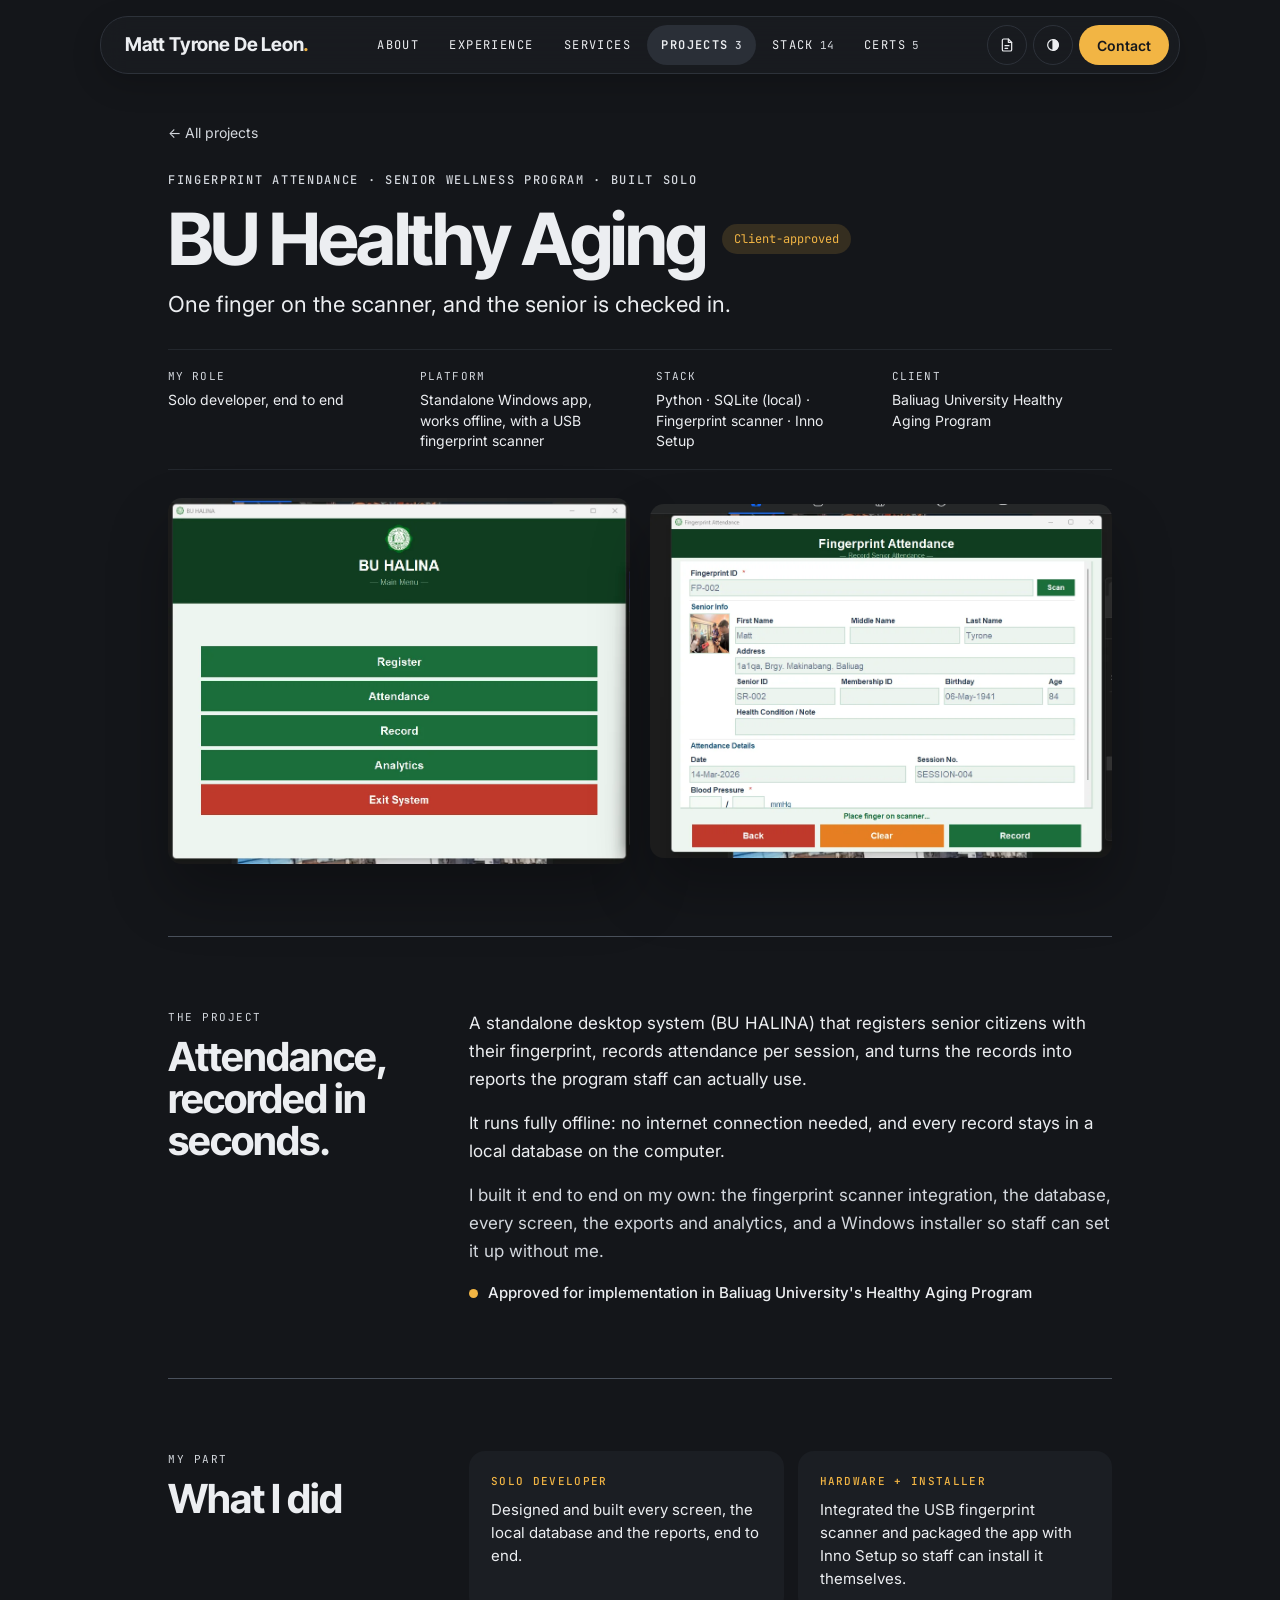
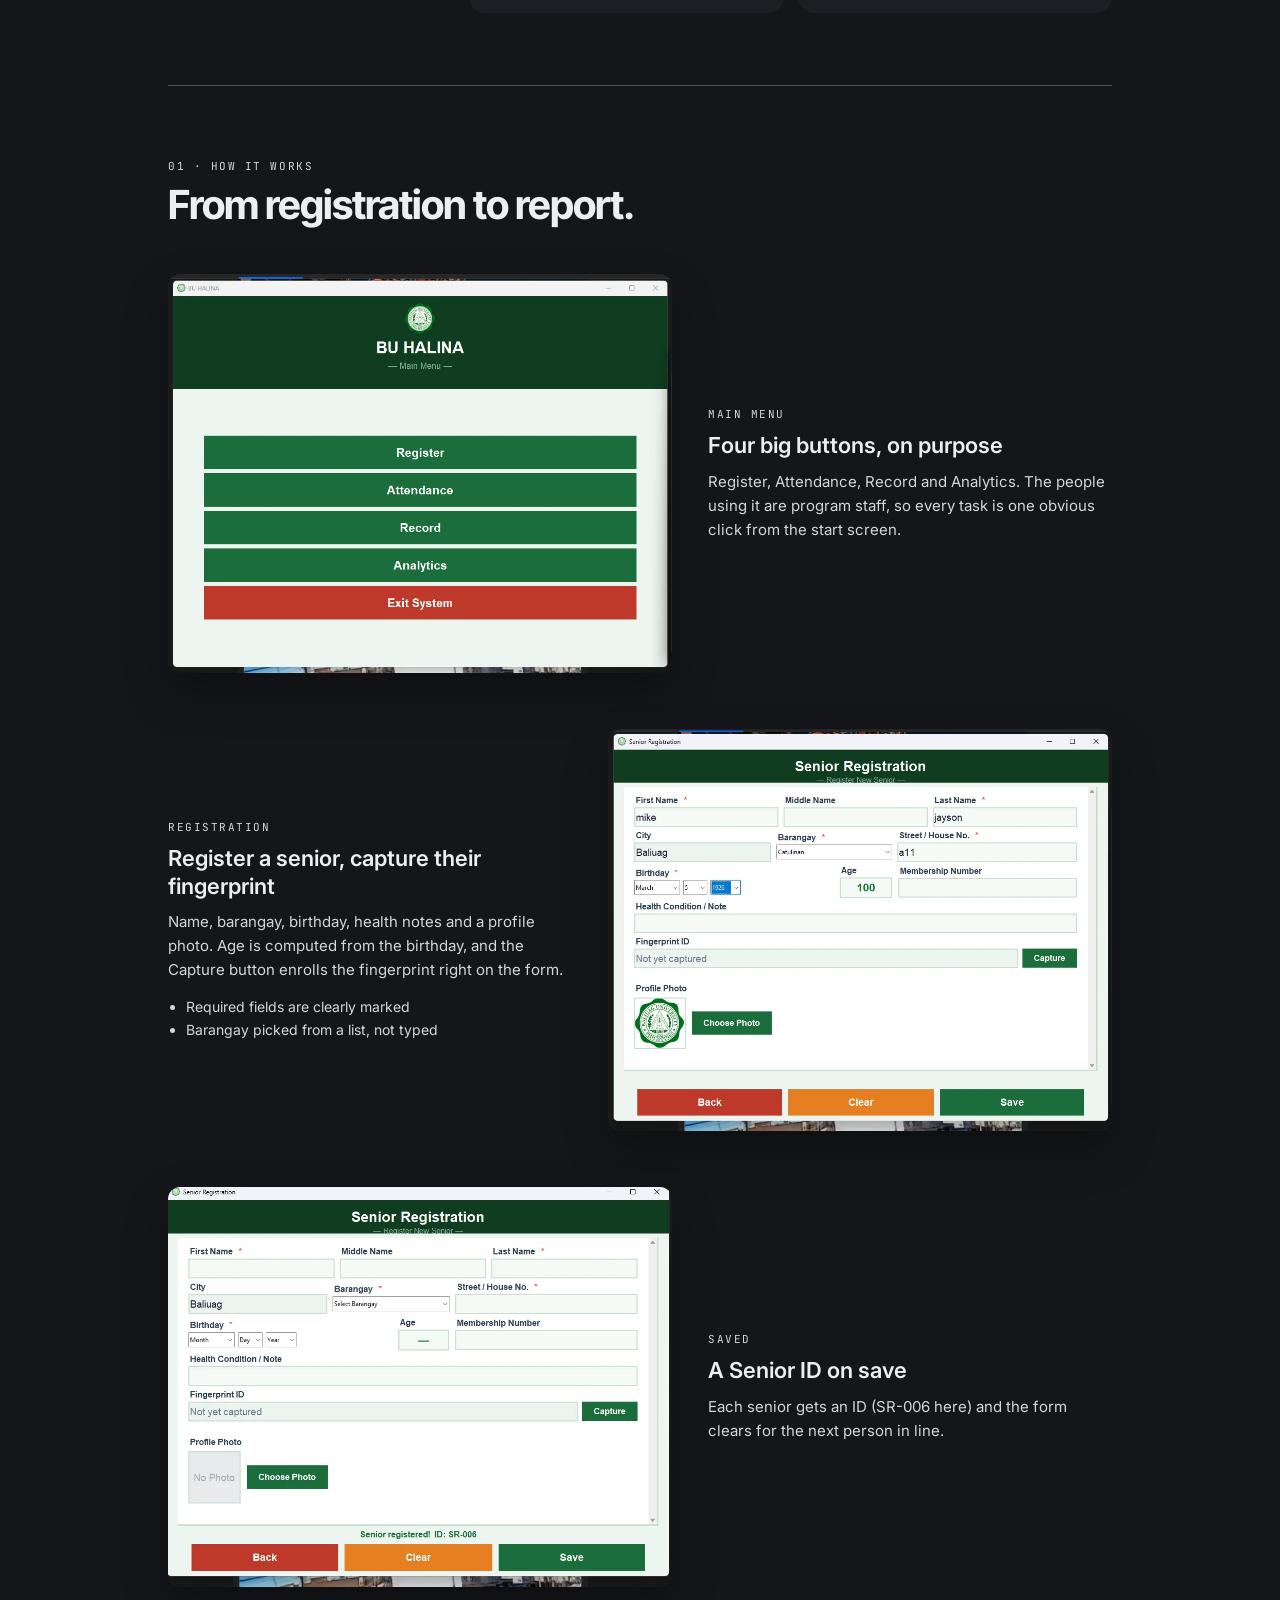
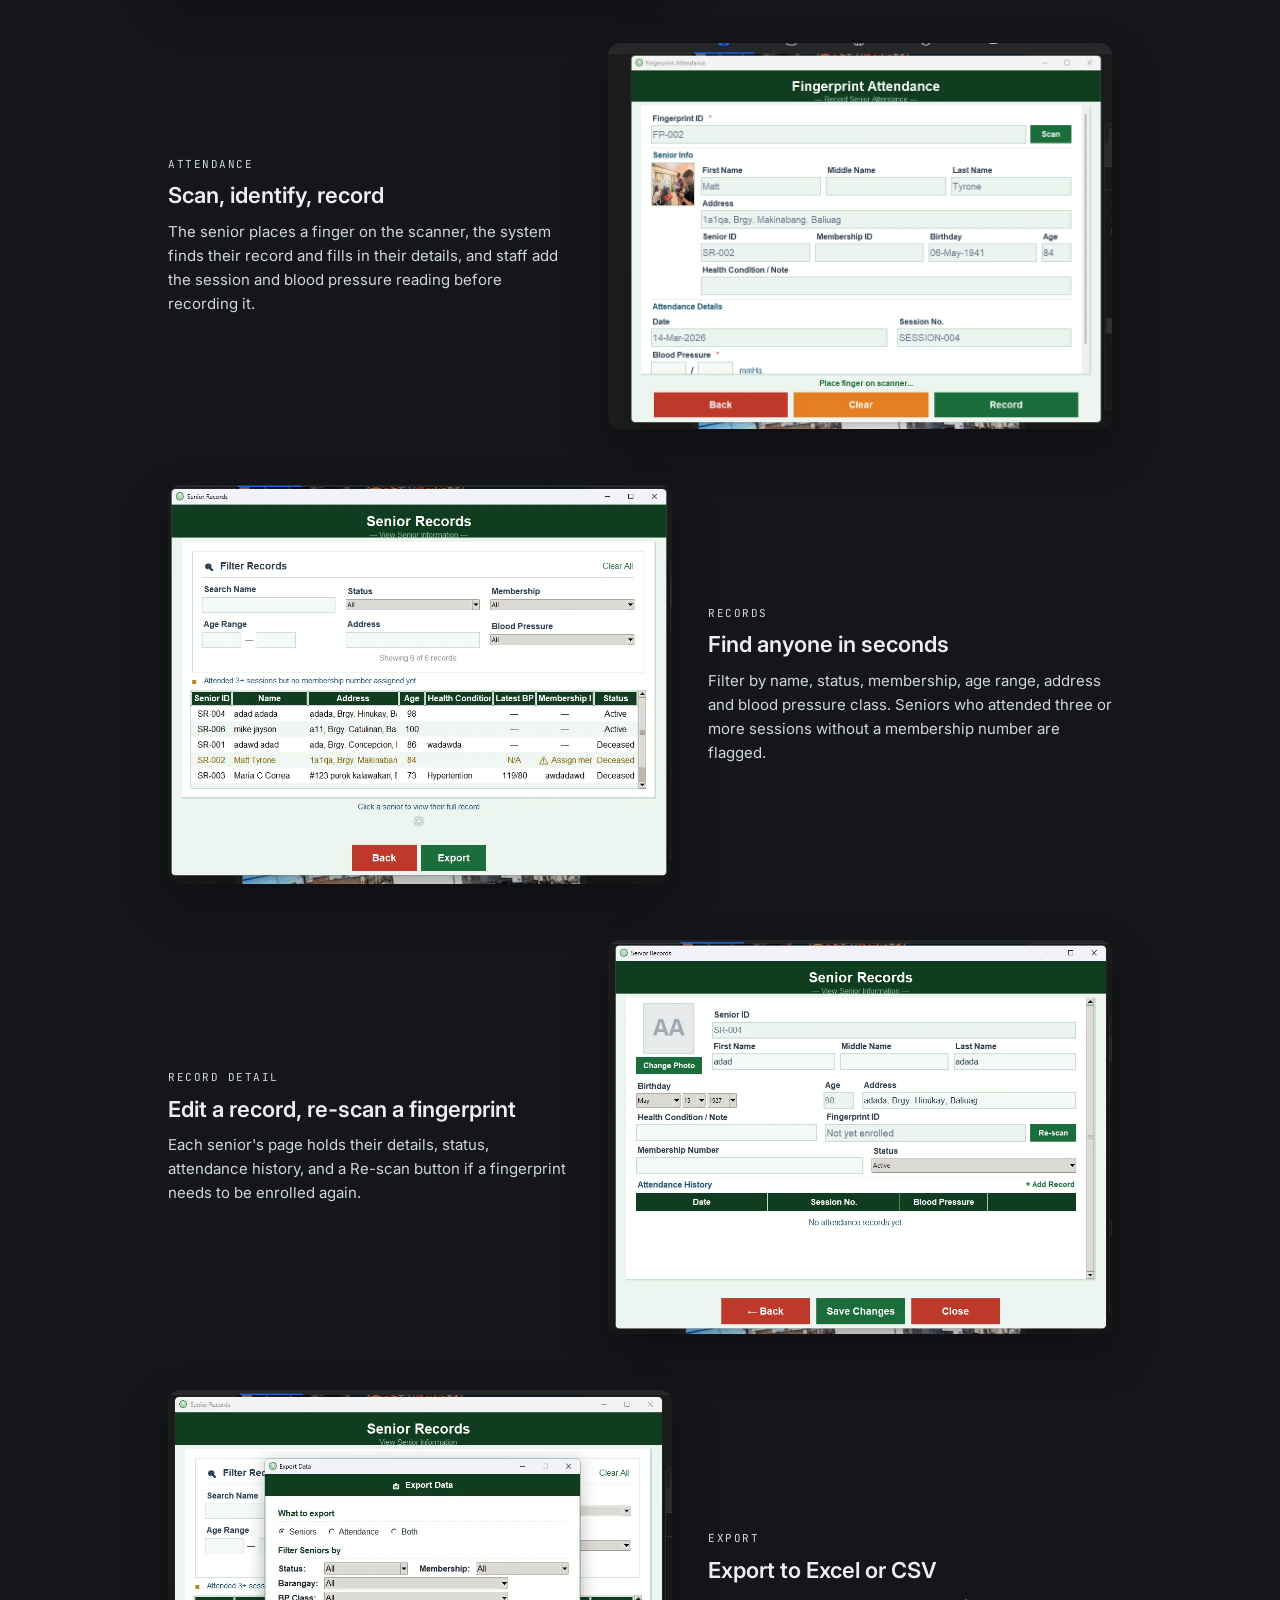
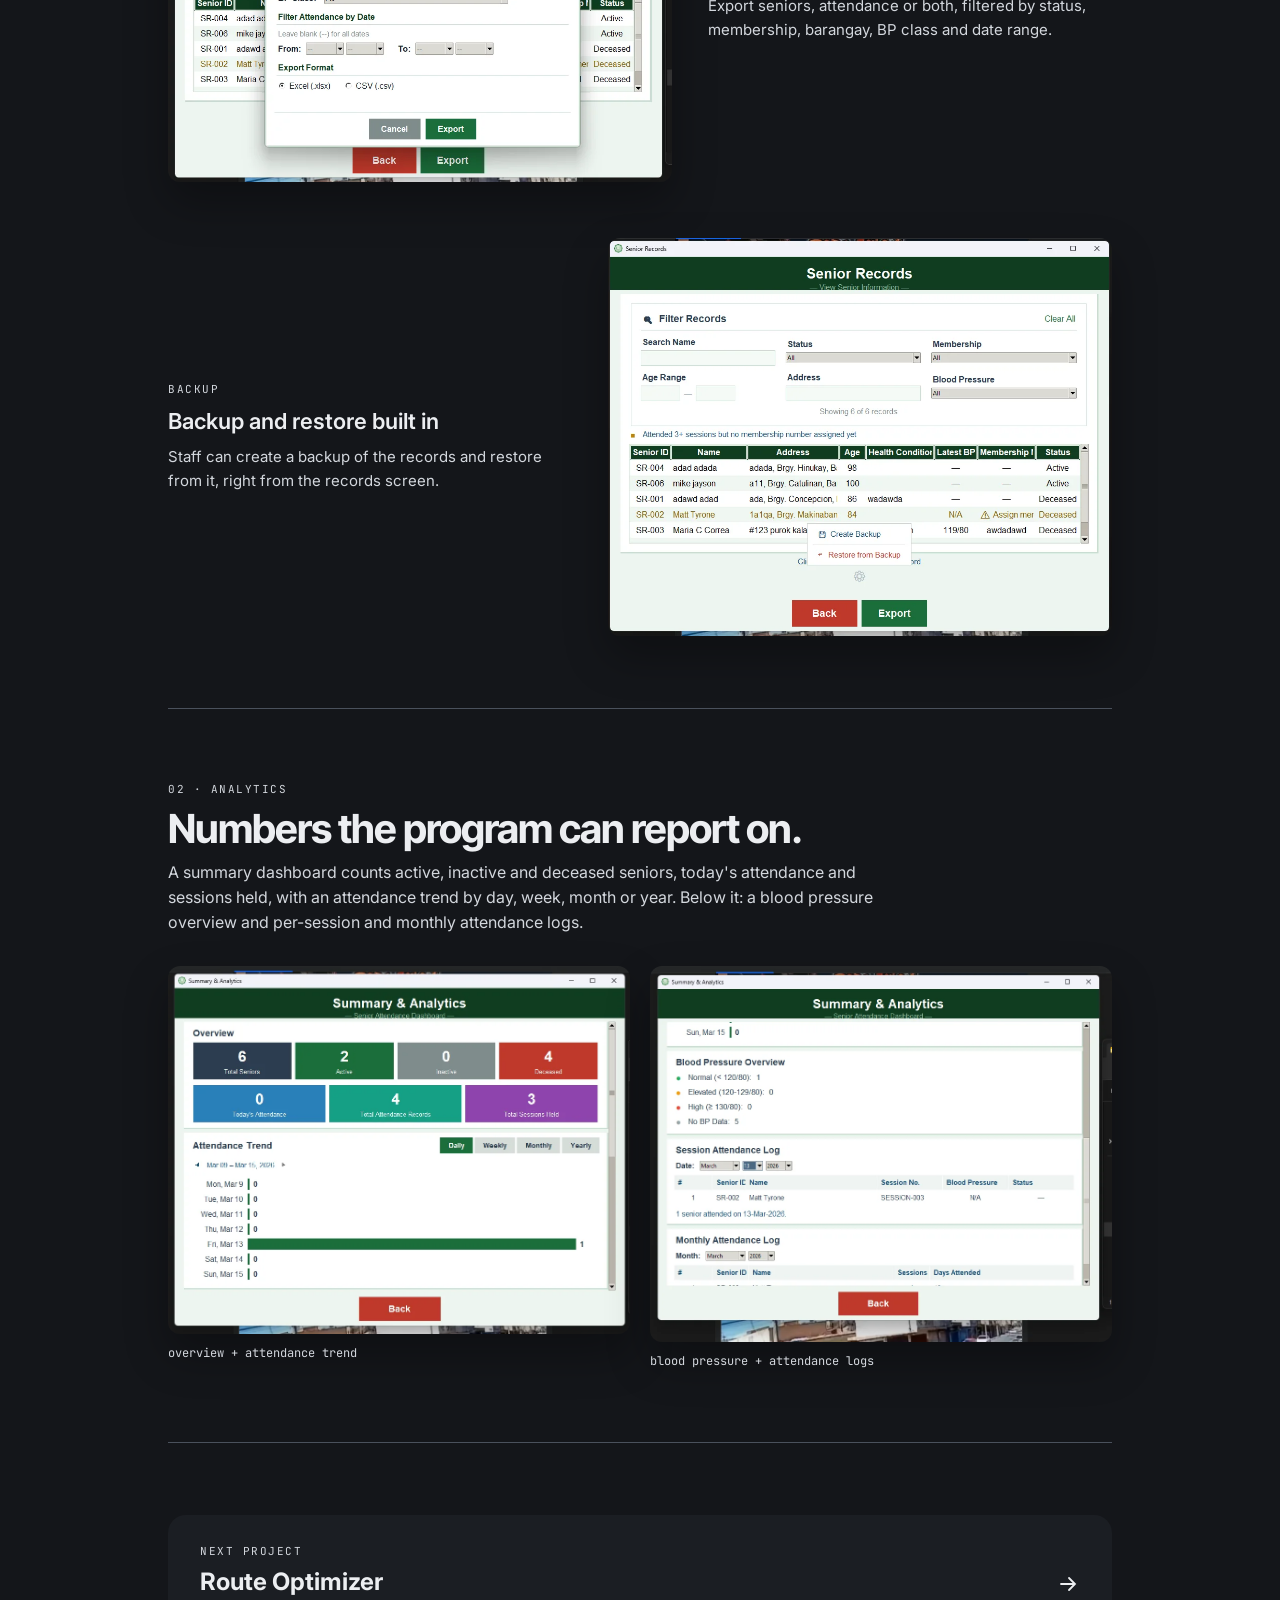
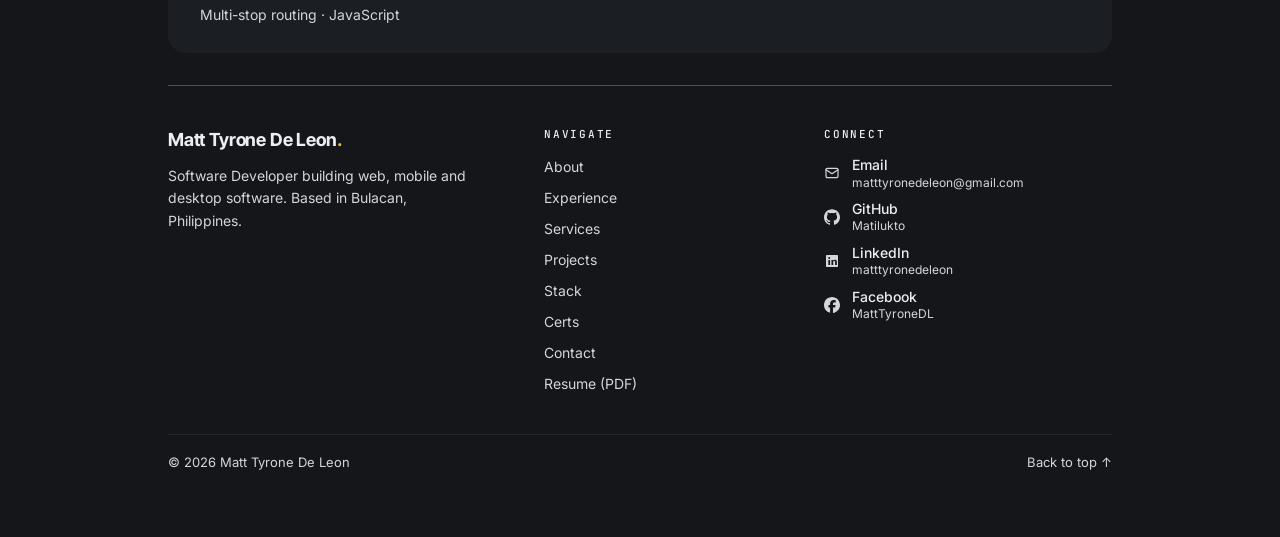
<file: projects/bu-healthy-aging.html>
<!doctype html>
<html lang="en" data-theme="dark">
<head>
<meta charset="utf-8">
<meta name="viewport" content="width=device-width, initial-scale=1">
<title>BU Healthy Aging · Matt Tyrone De Leon</title>
<meta name="description" content="BU Healthy Aging Attendance (BU HALINA): fingerprint attendance system for Baliuag University's Healthy Aging Program, built solo by Matt Tyrone De Leon.">
<meta name="theme-color" content="#14161A">
<link rel="canonical" href="https://matilukto.github.io/projects/bu-healthy-aging">
<link rel="icon" href="../assets/favicon.svg" type="image/svg+xml">
<link rel="icon" href="../assets/favicon-32.png" sizes="32x32" type="image/png">
<link rel="apple-touch-icon" href="../assets/apple-touch-icon.png">
<meta property="og:type" content="website">
<meta property="og:site_name" content="Matt Tyrone De Leon">
<meta property="og:title" content="BU Healthy Aging · Matt Tyrone De Leon">
<meta property="og:description" content="BU Healthy Aging Attendance (BU HALINA): fingerprint attendance system for Baliuag University's Healthy Aging Program, built solo by Matt Tyrone De Leon.">
<meta property="og:url" content="https://matilukto.github.io/projects/bu-healthy-aging">
<meta property="og:image" content="https://matilukto.github.io/assets/og-image.png">
<meta property="og:image:width" content="1200">
<meta property="og:image:height" content="630">
<meta name="twitter:card" content="summary_large_image">
<script>try{var t=localStorage.getItem('md-theme');if(t)document.documentElement.setAttribute('data-theme',t);if(sessionStorage.getItem('md-intro'))document.documentElement.classList.add('intro-seen')}catch(e){}</script>
<link rel="preconnect" href="https://fonts.googleapis.com">
<link rel="preconnect" href="https://fonts.gstatic.com" crossorigin>
<link href="https://fonts.googleapis.com/css2?family=Inter:wght@400;500;600&family=Inter+Tight:wght@600;700&family=JetBrains+Mono:wght@400;500&display=swap" rel="stylesheet">
<link rel="stylesheet" href="../assets/site.css">
</head>
<body>
<header class="topnav">
  <nav aria-label="Main">
    <a class="brand" href="../">Matt Tyrone De Leon<span>.</span></a>
    <div class="tabs" id="tabs">
      <a href="../#about">About</a>
      <a href="../#experience">Experience</a>
      <a href="../#services">Services</a>
      <a href="../#work" class="active">Projects <small>3</small></a>
      <a href="../#stack">Stack <small>14</small></a>
      <a href="../#certs">Certs <small>5</small></a>
    </div>
    <div class="nav-right">
      <a class="iconbtn" href="../assets/Matt-De-Leon-Resume.pdf" target="_blank" rel="noopener" aria-label="View my resume (PDF)" title="Resume (PDF)"><svg width="16" height="16" viewBox="0 0 24 24" fill="none" stroke="currentColor" stroke-width="1.8" stroke-linecap="round" stroke-linejoin="round" aria-hidden="true"><path d="M14 3H7a2 2 0 0 0-2 2v14a2 2 0 0 0 2 2h10a2 2 0 0 0 2-2V8z"/><path d="M14 3v5h5M9 13h6M9 17h4"/></svg></a>
      <button class="iconbtn" type="button" data-theme-toggle aria-label="Switch between dark and light mode"><svg width="16" height="16" viewBox="0 0 24 24" fill="none" stroke="currentColor" stroke-width="1.8" aria-hidden="true"><circle cx="12" cy="12" r="8"/><path d="M12 4a8 8 0 0 1 0 16z" fill="currentColor"/></svg></button>
      <button class="iconbtn menu-btn" type="button" aria-label="Open menu" aria-controls="tabs" aria-expanded="false"><svg width="18" height="18" viewBox="0 0 24 24" fill="none" stroke="currentColor" stroke-width="1.8" stroke-linecap="round" aria-hidden="true"><path d="M4 7h16M4 12h16M4 17h10"/></svg></button>
      <a class="nav-contact" href="../#contact">Contact</a>
    </div>
  </nav>
</header>
<main class="wrap p-wrap" id="top">

  <section class="section" style="display:flex;flex-direction:column;gap:28px">
    <a class="back" href="../#work">← All projects</a>
    <div style="display:flex;flex-direction:column;gap:14px">
      <div class="eyebrow">Fingerprint attendance · senior wellness program · built solo</div>
      <div class="p-title"><h1 data-jump>BU Healthy Aging</h1><span class="pill">Client-approved</span></div>
      <p class="tagline">One finger on the scanner, and the senior is checked in.</p>
    </div>
    <div class="meta">
      <div><b>MY ROLE</b><span>Solo developer, end to end</span></div>
      <div><b>PLATFORM</b><span>Standalone Windows app, works offline, with a USB fingerprint scanner</span></div>
      <div><b>STACK</b><span>Python · SQLite (local) · Fingerprint scanner · Inno Setup</span></div>
      <div><b>CLIENT</b><span>Baliuag University Healthy Aging Program</span></div>
    </div>
    <div class="p-hero-shots">
      <img class="shot wide" src="../assets/bu-healthy-aging/main-menu.webp" alt="BU HALINA main menu" width="979" height="775">
      <img class="shot wide" src="../assets/bu-healthy-aging/attendance-scanned.webp" alt="Fingerprint attendance after a scan" width="1031" height="790">
    </div>
  </section>

  <section class="section split">
    <div class="side"><span class="kicker">The project</span><h2 class="h2p">Attendance, recorded in seconds.</h2></div>
    <div class="main">
      <div class="prose">
        <p>A standalone desktop system (BU HALINA) that registers senior citizens with their fingerprint, records attendance per session, and turns the records into reports the program staff can actually use.</p>
        <p>It runs fully offline: no internet connection needed, and every record stays in a local database on the computer.</p>
        <p class="muted">I built it end to end on my own: the fingerprint scanner integration, the database, every screen, the exports and analytics, and a Windows installer so staff can set it up without me.</p>
        <div class="approved">Approved for implementation in Baliuag University's Healthy Aging Program</div>
      </div>
    </div>
  </section>

  <section class="section split">
    <div class="side"><span class="kicker">My part</span><h2 class="h2p">What I did</h2></div>
    <div class="main">
      <div class="did">
        <div><b>SOLO DEVELOPER</b><span>Designed and built every screen, the local database and the reports, end to end.</span></div>
        <div><b>HARDWARE + INSTALLER</b><span>Integrated the USB fingerprint scanner and packaged the app with Inno Setup so staff can install it themselves.</span></div>
      </div>
    </div>
  </section>

  <section class="section" style="display:flex;flex-direction:column;gap:48px">
    <div style="display:flex;flex-direction:column;gap:10px">
      <span class="kicker">01 · How it works</span>
      <h2 class="h2p">From registration to report.</h2>
    </div>
    <div class="feature-list">
        <div class="feature">
          <div class="media"><img class="shot" src="../assets/bu-healthy-aging/main-menu.webp" alt="Main menu" loading="lazy" width="979" height="775"></div>
          <div class="copy"><span class="kicker">Main menu</span><h3>Four big buttons, on purpose</h3><p>Register, Attendance, Record and Analytics. The people using it are program staff, so every task is one obvious click from the start screen.</p></div>
        </div>
        <div class="feature">
          <div class="media"><img class="shot" src="../assets/bu-healthy-aging/registration-filled.webp" alt="Senior registration form filled in" loading="lazy" width="979" height="780"></div>
          <div class="copy"><span class="kicker">Registration</span><h3>Register a senior, capture their fingerprint</h3><p>Name, barangay, birthday, health notes and a profile photo. Age is computed from the birthday, and the Capture button enrolls the fingerprint right on the form.</p><ul><li>Required fields are clearly marked</li><li>Barangay picked from a list, not typed</li></ul></div>
        </div>
        <div class="feature">
          <div class="media"><img class="shot" src="../assets/bu-healthy-aging/registration-saved.webp" alt="Registration saved with senior ID" loading="lazy" width="965" height="766"></div>
          <div class="copy"><span class="kicker">Saved</span><h3>A Senior ID on save</h3><p>Each senior gets an ID (SR-006 here) and the form clears for the next person in line.</p></div>
        </div>
        <div class="feature">
          <div class="media"><img class="shot" src="../assets/bu-healthy-aging/attendance-scanned.webp" alt="Fingerprint attendance after a scan" loading="lazy" width="1031" height="790"></div>
          <div class="copy"><span class="kicker">Attendance</span><h3>Scan, identify, record</h3><p>The senior places a finger on the scanner, the system finds their record and fills in their details, and staff add the session and blood pressure reading before recording it.</p></div>
        </div>
        <div class="feature">
          <div class="media"><img class="shot" src="../assets/bu-healthy-aging/records.webp" alt="Senior records with filters" loading="lazy" width="978" height="775"></div>
          <div class="copy"><span class="kicker">Records</span><h3>Find anyone in seconds</h3><p>Filter by name, status, membership, age range, address and blood pressure class. Seniors who attended three or more sessions without a membership number are flagged.</p></div>
        </div>
        <div class="feature">
          <div class="media"><img class="shot" src="../assets/bu-healthy-aging/record-detail.webp" alt="Senior record detail" loading="lazy" width="987" height="772"></div>
          <div class="copy"><span class="kicker">Record detail</span><h3>Edit a record, re-scan a fingerprint</h3><p>Each senior's page holds their details, status, attendance history, and a Re-scan button if a fingerprint needs to be enrolled again.</p></div>
        </div>
        <div class="feature">
          <div class="media"><img class="shot" src="../assets/bu-healthy-aging/export.webp" alt="Export data dialog" loading="lazy" width="994" height="773"></div>
          <div class="copy"><span class="kicker">Export</span><h3>Export to Excel or CSV</h3><p>Export seniors, attendance or both, filtered by status, membership, barangay, BP class and date range.</p></div>
        </div>
        <div class="feature">
          <div class="media"><img class="shot" src="../assets/bu-healthy-aging/backup.webp" alt="Create backup and restore menu" loading="lazy" width="970" height="766"></div>
          <div class="copy"><span class="kicker">Backup</span><h3>Backup and restore built in</h3><p>Staff can create a backup of the records and restore from it, right from the records screen.</p></div>
        </div>
    </div>
  </section>

  <section class="section" style="display:flex;flex-direction:column;gap:32px">
    <div style="display:flex;flex-direction:column;gap:10px">
      <span class="kicker">02 · Analytics</span>
      <h2 class="h2p">Numbers the program can report on.</h2>
      <p class="lead" style="font-size:16px;max-width:720px">A summary dashboard counts active, inactive and deceased seniors, today's attendance and sessions held, with an attendance trend by day, week, month or year. Below it: a blood pressure overview and per-session and monthly attendance logs.</p>
    </div>
    <div class="duo">
      <figure><img class="shot" src="../assets/bu-healthy-aging/analytics-overview.webp" alt="Analytics overview and attendance trend" loading="lazy" width="985" height="785"><figcaption>overview + attendance trend</figcaption></figure>
      <figure><img class="shot" src="../assets/bu-healthy-aging/analytics-logs.webp" alt="Blood pressure overview and attendance logs" loading="lazy" width="1005" height="818"><figcaption>blood pressure + attendance logs</figcaption></figure>
    </div>
  </section>

  <a class="next" href="route-optimizer"><span class="t"><span class="kicker">Next project</span><b>Route Optimizer</b><small>Multi-stop routing · JavaScript</small></span><svg width="24" height="24" viewBox="0 0 24 24" fill="none" stroke="currentColor" stroke-width="1.8" stroke-linecap="round" aria-hidden="true"><path d="M5 12h14M13 6l6 6-6 6"/></svg></a>

    <footer class="footer">
      <div class="f-grid">
        <div class="f-brand">
          <a class="brand" href="../">Matt Tyrone De Leon<span>.</span></a>
          <p>Software Developer building web, mobile and desktop software. Based in Bulacan, Philippines.</p>
          
        </div>
        <nav class="f-col" aria-label="Footer">
          <h4>Navigate</h4>
          <a href="../#about">About</a>
          <a href="../#experience">Experience</a>
          <a href="../#services">Services</a>
          <a href="../#work">Projects</a>
          <a href="../#stack">Stack</a>
          <a href="../#certs">Certs</a>
          <a href="../#contact">Contact</a>
          <a href="../assets/Matt-De-Leon-Resume.pdf" target="_blank" rel="noopener">Resume (PDF)</a>
        </nav>
        <div class="f-col f-social">
          <h4>Connect</h4>
          <a href="mailto:matttyronedeleon@gmail.com"><svg width="16" height="16" viewBox="0 0 24 24" fill="none" stroke="currentColor" stroke-width="1.8" stroke-linecap="round" stroke-linejoin="round" aria-hidden="true"><rect x="3" y="5" width="18" height="14" rx="2"/><path d="M3 7l9 6 9-6"/></svg><span><b>Email</b><small>matttyronedeleon@gmail.com</small></span></a>
          <a href="https://github.com/Matilukto" target="_blank" rel="noopener"><svg width="16" height="16" viewBox="0 0 24 24" fill="currentColor" aria-hidden="true"><path d="M12 .297c-6.63 0-12 5.373-12 12 0 5.303 3.438 9.8 8.205 11.385.6.113.82-.258.82-.577 0-.285-.01-1.04-.015-2.04-3.338.724-4.042-1.61-4.042-1.61C4.422 18.07 3.633 17.7 3.633 17.7c-1.087-.744.084-.729.084-.729 1.205.084 1.838 1.236 1.838 1.236 1.07 1.835 2.809 1.305 3.495.998.108-.776.417-1.305.76-1.605-2.665-.3-5.466-1.332-5.466-5.93 0-1.31.465-2.38 1.235-3.22-.135-.303-.54-1.523.105-3.176 0 0 1.005-.322 3.3 1.23.96-.267 1.98-.399 3-.405 1.02.006 2.04.138 3 .405 2.28-1.552 3.285-1.23 3.285-1.23.645 1.653.24 2.873.12 3.176.765.84 1.23 1.91 1.23 3.22 0 4.61-2.805 5.625-5.475 5.92.42.36.81 1.096.81 2.22 0 1.606-.015 2.896-.015 3.286 0 .315.21.69.825.57C20.565 22.092 24 17.592 24 12.297c0-6.627-5.373-12-12-12"/></svg><span><b>GitHub</b><small>Matilukto</small></span></a>
          <a href="https://linkedin.com/in/matttyronedeleon" target="_blank" rel="noopener"><svg width="16" height="16" viewBox="0 0 24 24" fill="currentColor" aria-hidden="true"><path d="M4 3h16a1 1 0 0 1 1 1v16a1 1 0 0 1-1 1H4a1 1 0 0 1-1-1V4a1 1 0 0 1 1-1zm2.5 7.5V18h2.6v-7.5zM7.8 6a1.5 1.5 0 1 0 0 3 1.5 1.5 0 0 0 0-3zm3.4 4.5V18h2.6v-4c0-1.1.4-1.9 1.5-1.9s1.4.8 1.4 1.9v4h2.6v-4.6c0-2.3-1.2-3.1-2.9-3.1-1.3 0-2 .6-2.6 1.3v-1.1z"/></svg><span><b>LinkedIn</b><small>matttyronedeleon</small></span></a>
          <a href="https://www.facebook.com/MattTyroneDL" target="_blank" rel="noopener"><svg width="16" height="16" viewBox="0 0 24 24" fill="currentColor" aria-hidden="true"><path d="M9.101 23.691v-7.98H6.627v-3.667h2.474v-1.58c0-4.085 1.848-5.978 5.858-5.978.401 0 .955.042 1.468.103a8.68 8.68 0 0 1 1.141.195v3.325a8.623 8.623 0 0 0-.653-.036 26.805 26.805 0 0 0-.733-.009c-.707 0-1.259.096-1.675.309a1.686 1.686 0 0 0-.679.622c-.258.42-.374.995-.374 1.752v1.297h3.919l-.386 2.103-.287 1.564h-3.246v8.245C19.396 23.238 24 18.179 24 12.044c0-6.627-5.373-12-12-12s-12 5.373-12 12c0 5.628 3.874 10.35 9.101 11.647Z"/></svg><span><b>Facebook</b><small>MattTyroneDL</small></span></a>
        </div>
      </div>
      <div class="f-bottom"><span>© 2026 Matt Tyrone De Leon</span><a href="#top">Back to top ↑</a></div>
    </footer>
</main>
<script src="../assets/site.js"></script>
</body>
</html>
</file>
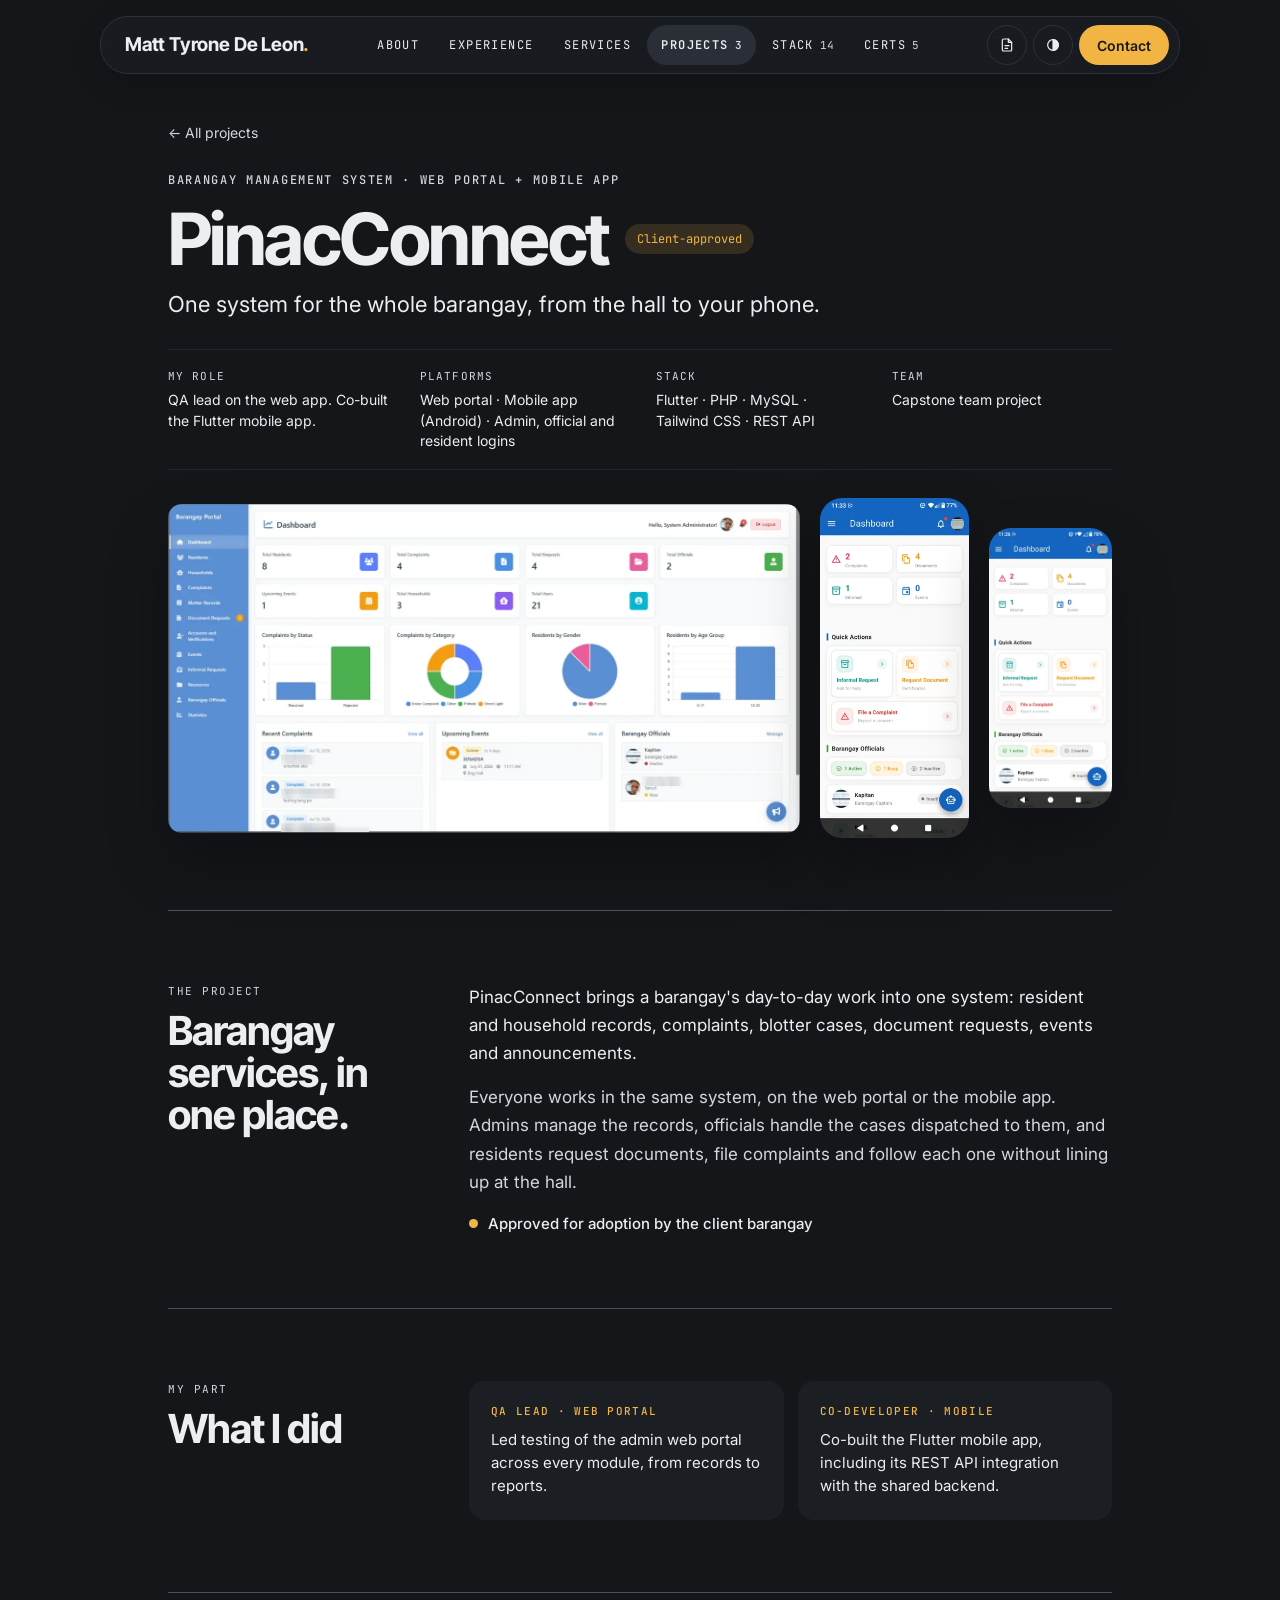
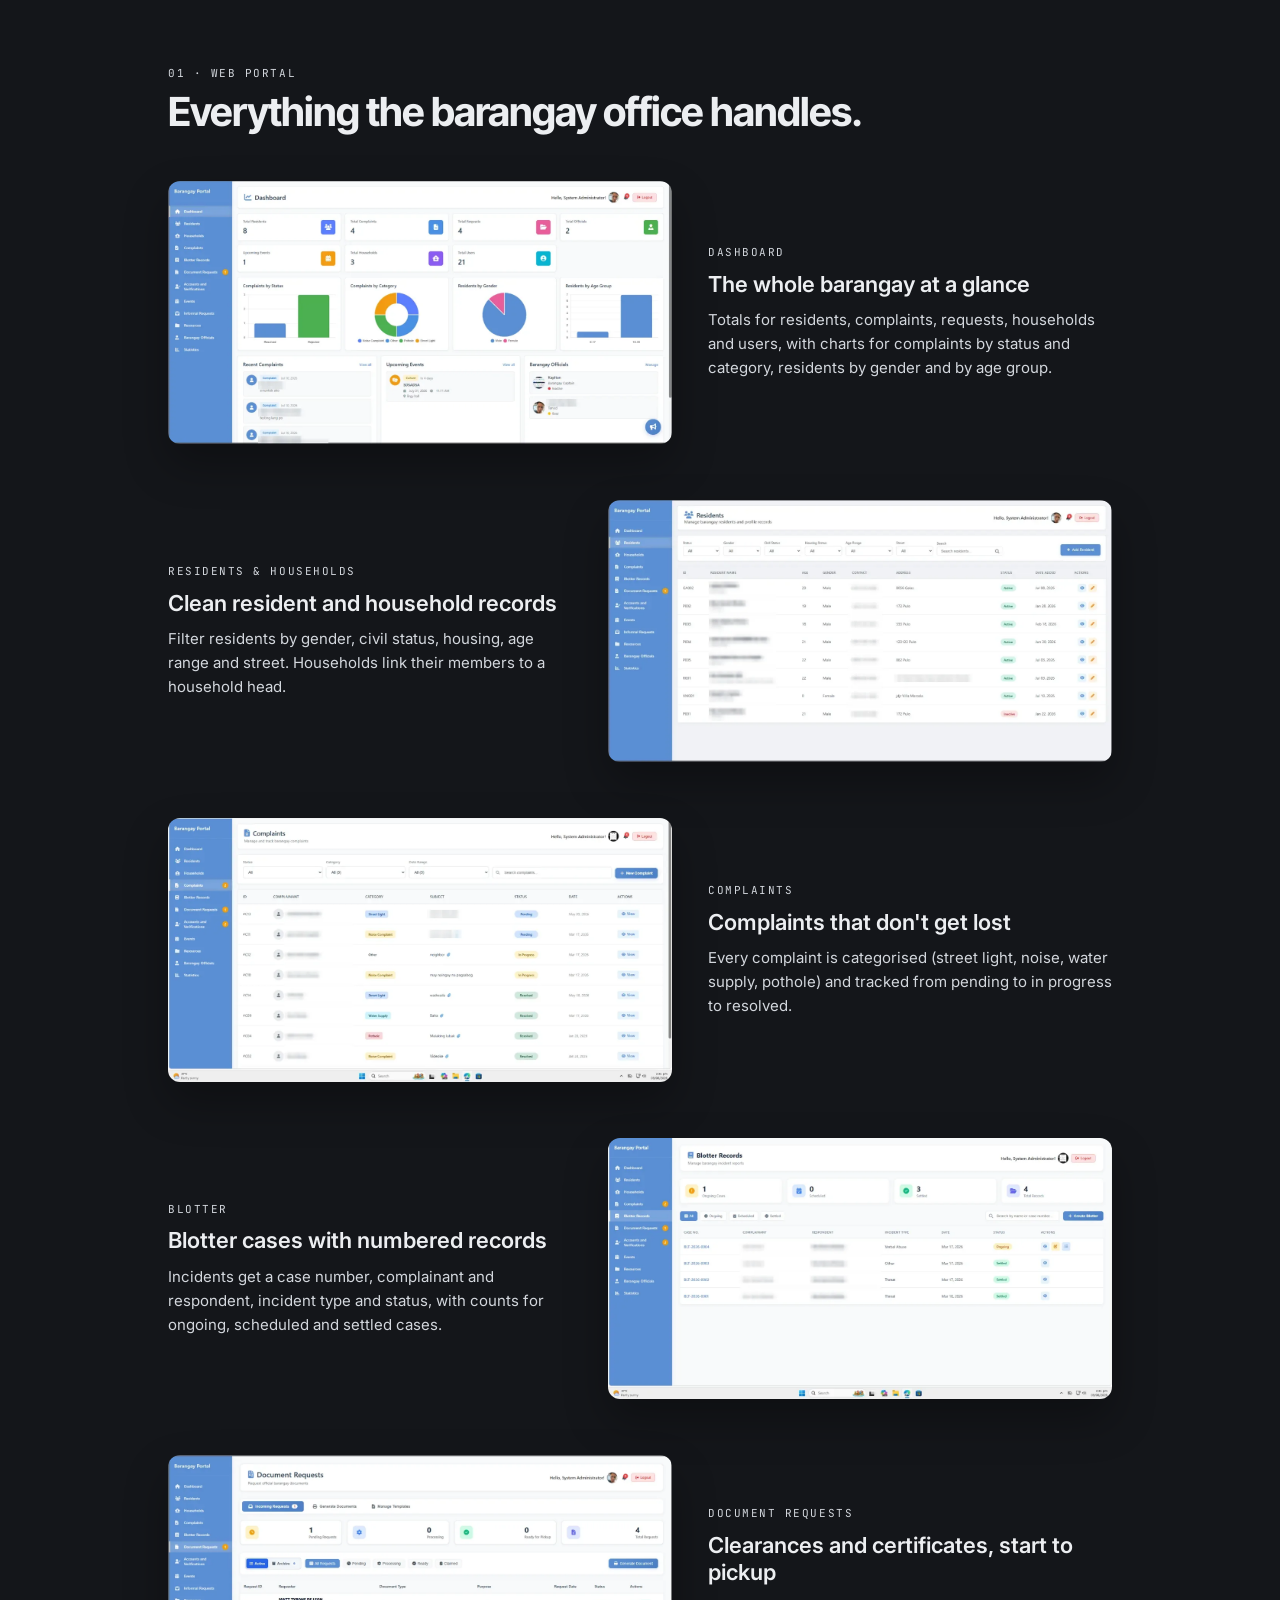
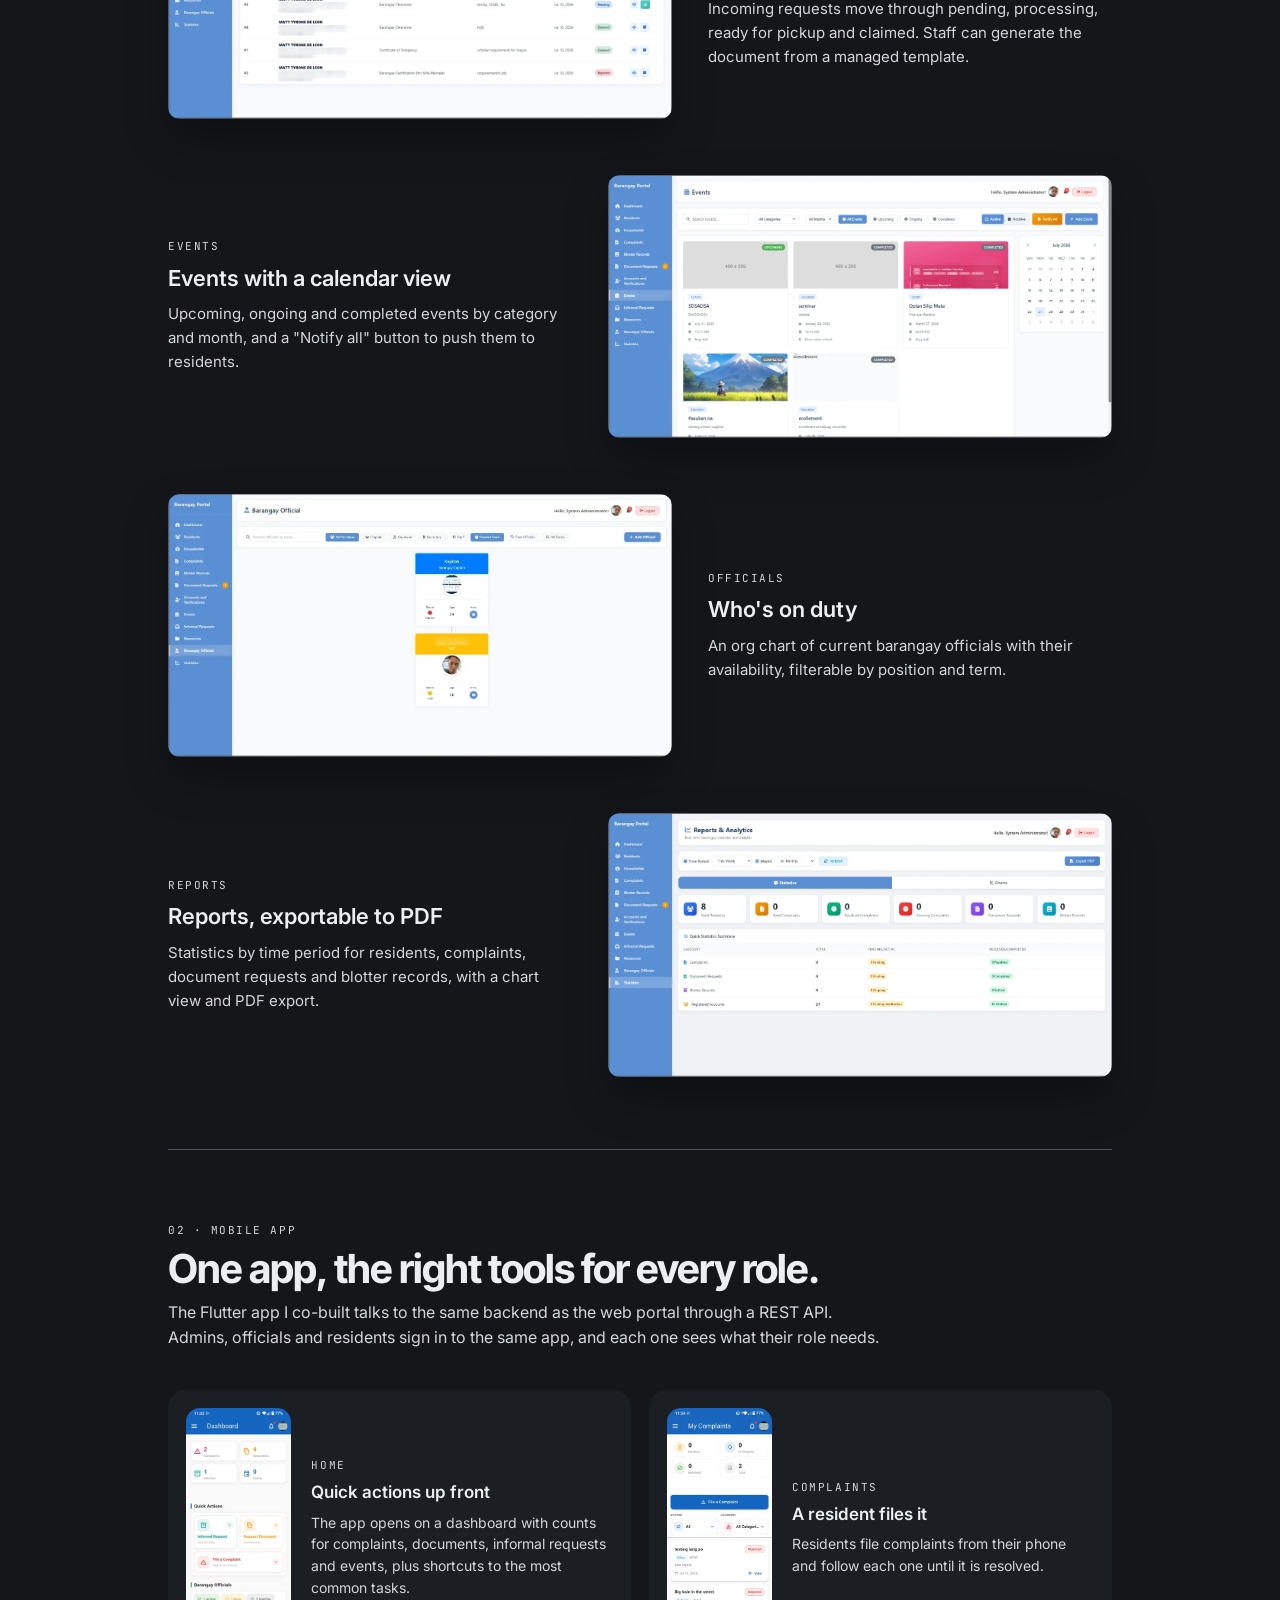
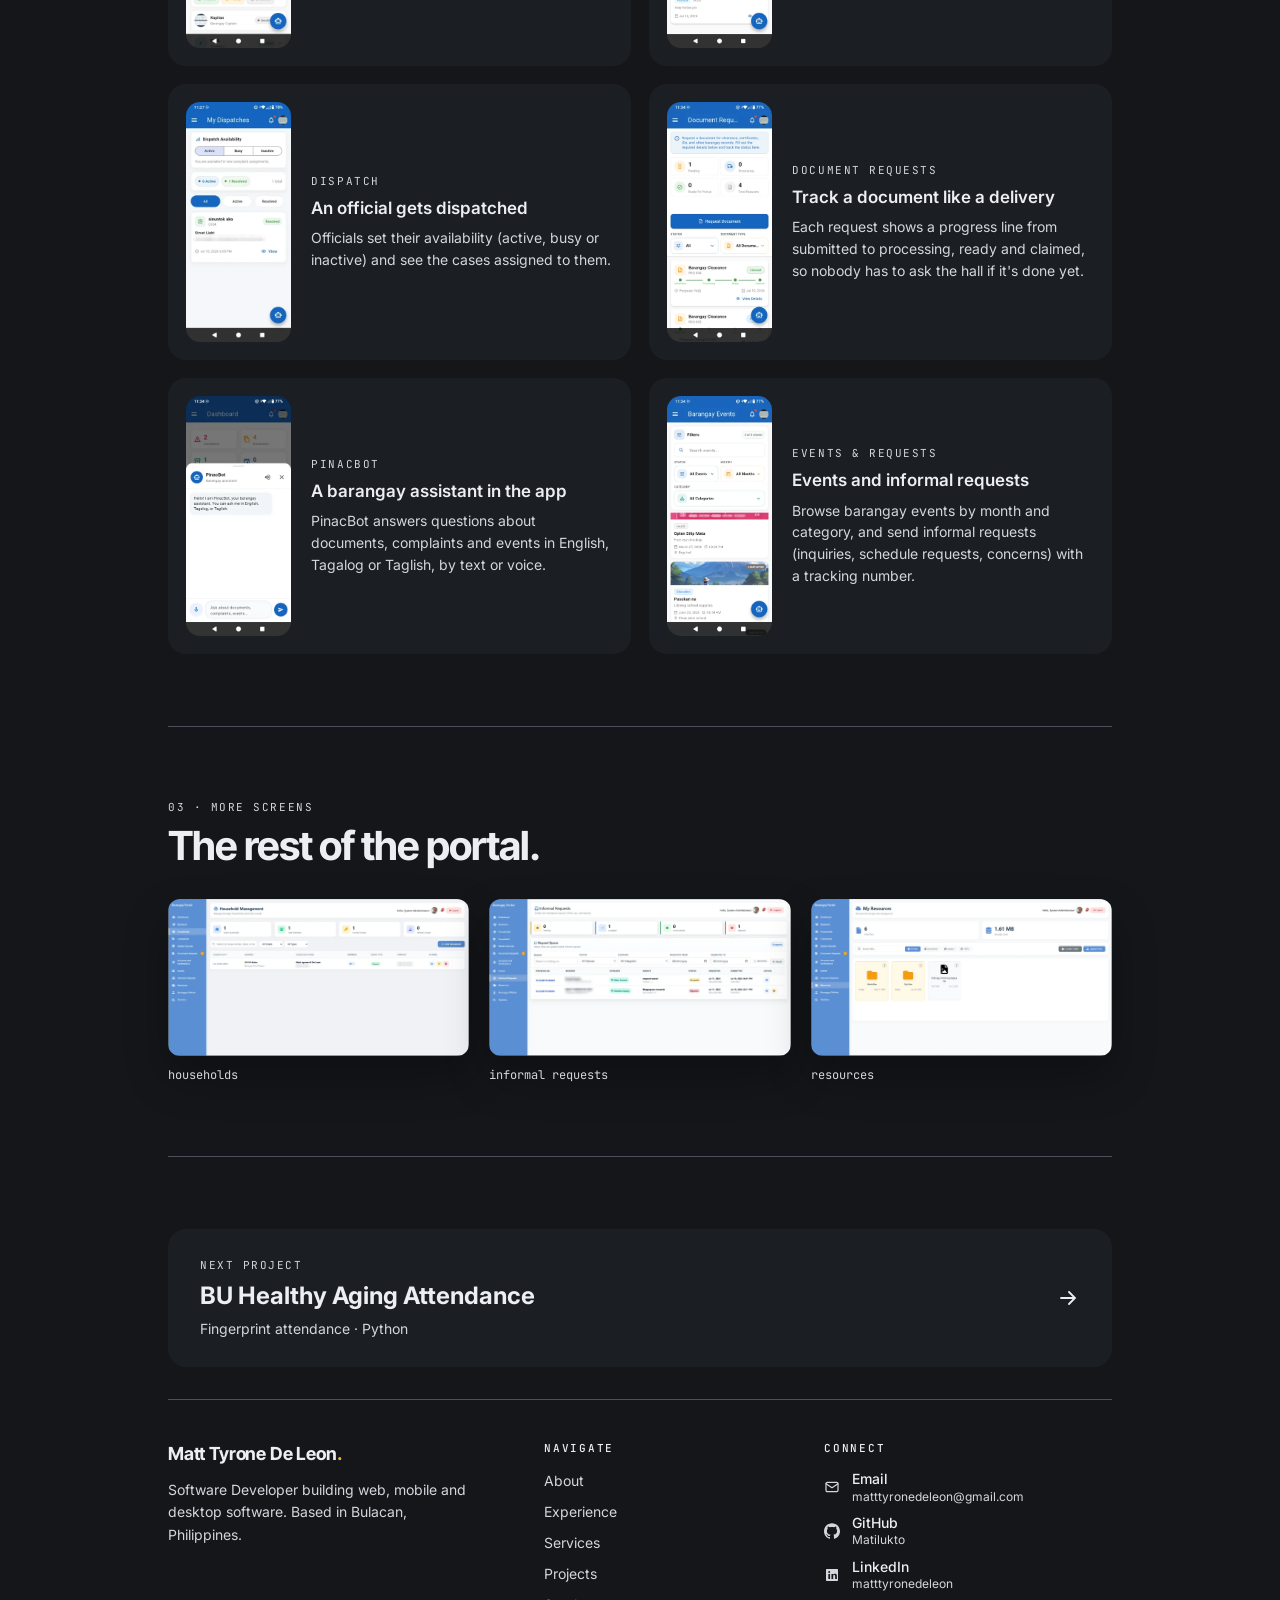
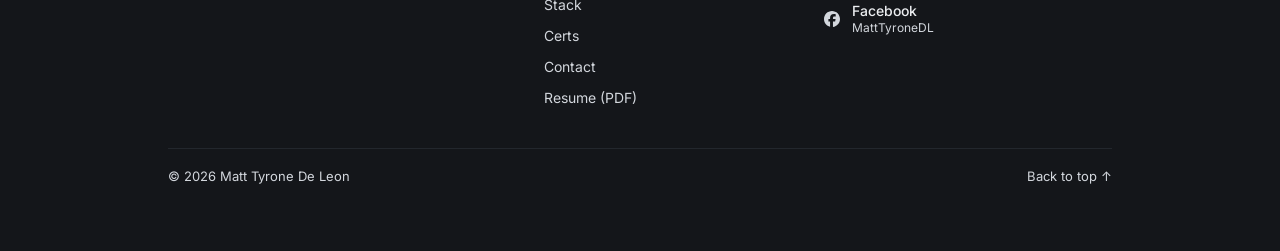
<file: projects/pinacconnect.html>
<!doctype html>
<html lang="en" data-theme="dark">
<head>
<meta charset="utf-8">
<meta name="viewport" content="width=device-width, initial-scale=1">
<title>PinacConnect · Matt Tyrone De Leon</title>
<meta name="description" content="PinacConnect: barangay management system with a web portal and a mobile app. QA lead and Flutter co-developer: Matt Tyrone De Leon.">
<meta name="theme-color" content="#14161A">
<link rel="canonical" href="https://matilukto.github.io/projects/pinacconnect">
<link rel="icon" href="../assets/favicon.svg" type="image/svg+xml">
<link rel="icon" href="../assets/favicon-32.png" sizes="32x32" type="image/png">
<link rel="apple-touch-icon" href="../assets/apple-touch-icon.png">
<meta property="og:type" content="website">
<meta property="og:site_name" content="Matt Tyrone De Leon">
<meta property="og:title" content="PinacConnect · Matt Tyrone De Leon">
<meta property="og:description" content="PinacConnect: barangay management system with a web portal and a mobile app. QA lead and Flutter co-developer: Matt Tyrone De Leon.">
<meta property="og:url" content="https://matilukto.github.io/projects/pinacconnect">
<meta property="og:image" content="https://matilukto.github.io/assets/og-image.png">
<meta property="og:image:width" content="1200">
<meta property="og:image:height" content="630">
<meta name="twitter:card" content="summary_large_image">
<script>try{var t=localStorage.getItem('md-theme');if(t)document.documentElement.setAttribute('data-theme',t);if(sessionStorage.getItem('md-intro'))document.documentElement.classList.add('intro-seen')}catch(e){}</script>
<link rel="preconnect" href="https://fonts.googleapis.com">
<link rel="preconnect" href="https://fonts.gstatic.com" crossorigin>
<link href="https://fonts.googleapis.com/css2?family=Inter:wght@400;500;600&family=Inter+Tight:wght@600;700&family=JetBrains+Mono:wght@400;500&display=swap" rel="stylesheet">
<link rel="stylesheet" href="../assets/site.css">
</head>
<body>
<header class="topnav">
  <nav aria-label="Main">
    <a class="brand" href="../">Matt Tyrone De Leon<span>.</span></a>
    <div class="tabs" id="tabs">
      <a href="../#about">About</a>
      <a href="../#experience">Experience</a>
      <a href="../#services">Services</a>
      <a href="../#work" class="active">Projects <small>3</small></a>
      <a href="../#stack">Stack <small>14</small></a>
      <a href="../#certs">Certs <small>5</small></a>
    </div>
    <div class="nav-right">
      <a class="iconbtn" href="../assets/Matt-De-Leon-Resume.pdf" target="_blank" rel="noopener" aria-label="View my resume (PDF)" title="Resume (PDF)"><svg width="16" height="16" viewBox="0 0 24 24" fill="none" stroke="currentColor" stroke-width="1.8" stroke-linecap="round" stroke-linejoin="round" aria-hidden="true"><path d="M14 3H7a2 2 0 0 0-2 2v14a2 2 0 0 0 2 2h10a2 2 0 0 0 2-2V8z"/><path d="M14 3v5h5M9 13h6M9 17h4"/></svg></a>
      <button class="iconbtn" type="button" data-theme-toggle aria-label="Switch between dark and light mode"><svg width="16" height="16" viewBox="0 0 24 24" fill="none" stroke="currentColor" stroke-width="1.8" aria-hidden="true"><circle cx="12" cy="12" r="8"/><path d="M12 4a8 8 0 0 1 0 16z" fill="currentColor"/></svg></button>
      <button class="iconbtn menu-btn" type="button" aria-label="Open menu" aria-controls="tabs" aria-expanded="false"><svg width="18" height="18" viewBox="0 0 24 24" fill="none" stroke="currentColor" stroke-width="1.8" stroke-linecap="round" aria-hidden="true"><path d="M4 7h16M4 12h16M4 17h10"/></svg></button>
      <a class="nav-contact" href="../#contact">Contact</a>
    </div>
  </nav>
</header>
<main class="wrap p-wrap" id="top">

  <section class="section" style="display:flex;flex-direction:column;gap:28px">
    <a class="back" href="../#work">← All projects</a>
    <div style="display:flex;flex-direction:column;gap:14px">
      <div class="eyebrow">Barangay management system · web portal + mobile app</div>
      <div class="p-title"><h1 data-jump>PinacConnect</h1><span class="pill">Client-approved</span></div>
      <p class="tagline">One system for the whole barangay, from the hall to your phone.</p>
    </div>
    <div class="meta">
      <div><b>MY ROLE</b><span>QA lead on the web app. Co-built the Flutter mobile app.</span></div>
      <div><b>PLATFORMS</b><span>Web portal · Mobile app (Android) · Admin, official and resident logins</span></div>
      <div><b>STACK</b><span>Flutter · PHP · MySQL · Tailwind CSS · REST API</span></div>
      <div><b>TEAM</b><span>Capstone team project</span></div>
    </div>
    <div class="p-hero-shots">
      <img class="shot wide" src="../assets/pinacconnect/admin-dashboard.webp" alt="PinacConnect admin dashboard" width="1320" height="688">
      <img class="shot phone" src="../assets/pinacconnect/resident-dashboard.webp" alt="Mobile app home, resident view" width="276" height="628">
      <img class="shot phone sm" src="../assets/pinacconnect/official-dashboard.webp" alt="Mobile app home, official view" width="280" height="638">
    </div>
  </section>

  <section class="section split">
    <div class="side"><span class="kicker">The project</span><h2 class="h2p">Barangay services, in one place.</h2></div>
    <div class="main">
      <div class="prose">
        <p>PinacConnect brings a barangay's day-to-day work into one system: resident and household records, complaints, blotter cases, document requests, events and announcements.</p>
        <p class="muted">Everyone works in the same system, on the web portal or the mobile app. Admins manage the records, officials handle the cases dispatched to them, and residents request documents, file complaints and follow each one without lining up at the hall.</p>
        <div class="approved">Approved for adoption by the client barangay</div>
      </div>
    </div>
  </section>

  <section class="section split">
    <div class="side"><span class="kicker">My part</span><h2 class="h2p">What I did</h2></div>
    <div class="main">
      <div class="did">
        <div><b>QA LEAD · WEB PORTAL</b><span>Led testing of the admin web portal across every module, from records to reports.</span></div>
        <div><b>CO-DEVELOPER · MOBILE</b><span>Co-built the Flutter mobile app, including its REST API integration with the shared backend.</span></div>
      </div>
    </div>
  </section>

  <section class="section" style="display:flex;flex-direction:column;gap:48px">
    <div style="display:flex;flex-direction:column;gap:10px">
      <span class="kicker">01 · Web portal</span>
      <h2 class="h2p">Everything the barangay office handles.</h2>
    </div>
    <div class="feature-list">
        <div class="feature">
          <div class="media"><img class="shot" src="../assets/pinacconnect/admin-dashboard.webp" alt="Admin dashboard" loading="lazy" width="1320" height="688"></div>
          <div class="copy"><span class="kicker">Dashboard</span><h3>The whole barangay at a glance</h3><p>Totals for residents, complaints, requests, households and users, with charts for complaints by status and category, residents by gender and by age group.</p></div>
        </div>
        <div class="feature">
          <div class="media"><img class="shot" src="../assets/pinacconnect/admin-residents.webp" alt="Residents list with filters" loading="lazy" width="1320" height="688"></div>
          <div class="copy"><span class="kicker">Residents &amp; households</span><h3>Clean resident and household records</h3><p>Filter residents by gender, civil status, housing, age range and street. Households link their members to a household head.</p></div>
        </div>
        <div class="feature">
          <div class="media"><img class="shot" src="../assets/pinacconnect/admin-complaints.webp" alt="Complaints page" loading="lazy" width="1320" height="689"></div>
          <div class="copy"><span class="kicker">Complaints</span><h3>Complaints that don't get lost</h3><p>Every complaint is categorised (street light, noise, water supply, pothole) and tracked from pending to in progress to resolved.</p></div>
        </div>
        <div class="feature">
          <div class="media"><img class="shot" src="../assets/pinacconnect/admin-blotter.webp" alt="Blotter page" loading="lazy" width="1320" height="686"></div>
          <div class="copy"><span class="kicker">Blotter</span><h3>Blotter cases with numbered records</h3><p>Incidents get a case number, complainant and respondent, incident type and status, with counts for ongoing, scheduled and settled cases.</p></div>
        </div>
        <div class="feature">
          <div class="media"><img class="shot" src="../assets/pinacconnect/admin-document-requests.webp" alt="Document requests page" loading="lazy" width="1320" height="690"></div>
          <div class="copy"><span class="kicker">Document requests</span><h3>Clearances and certificates, start to pickup</h3><p>Incoming requests move through pending, processing, ready for pickup and claimed. Staff can generate the document from a managed template.</p></div>
        </div>
        <div class="feature">
          <div class="media"><img class="shot" src="../assets/pinacconnect/admin-events.webp" alt="Events page" loading="lazy" width="1320" height="689"></div>
          <div class="copy"><span class="kicker">Events</span><h3>Events with a calendar view</h3><p>Upcoming, ongoing and completed events by category and month, and a "Notify all" button to push them to residents.</p></div>
        </div>
        <div class="feature">
          <div class="media"><img class="shot" src="../assets/pinacconnect/admin-officials.webp" alt="Officials page" loading="lazy" width="1319" height="689"></div>
          <div class="copy"><span class="kicker">Officials</span><h3>Who's on duty</h3><p>An org chart of current barangay officials with their availability, filterable by position and term.</p></div>
        </div>
        <div class="feature">
          <div class="media"><img class="shot" src="../assets/pinacconnect/admin-reports.webp" alt="Reports page" loading="lazy" width="1319" height="689"></div>
          <div class="copy"><span class="kicker">Reports</span><h3>Reports, exportable to PDF</h3><p>Statistics by time period for residents, complaints, document requests and blotter records, with a chart view and PDF export.</p></div>
        </div>
    </div>
  </section>

  <section class="section" style="display:flex;flex-direction:column;gap:40px">
    <div style="display:flex;flex-direction:column;gap:10px">
      <span class="kicker">02 · Mobile app</span>
      <h2 class="h2p">One app, the right tools for every role.</h2>
      <p class="lead" style="font-size:16px;max-width:720px">The Flutter app I co-built talks to the same backend as the web portal through a REST API. Admins, officials and residents sign in to the same app, and each one sees what their role needs.</p>
    </div>
    <div class="mcards">
        <div class="mcard"><div class="media"><img class="shot" src="../assets/pinacconnect/resident-dashboard.webp" alt="Mobile app home" loading="lazy" width="276" height="628"></div><div class="mtext"><span class="kicker">Home</span><h3>Quick actions up front</h3><p>The app opens on a dashboard with counts for complaints, documents, informal requests and events, plus shortcuts to the most common tasks.</p></div></div>
        <div class="mcard"><div class="media"><img class="shot" src="../assets/pinacconnect/resident-complaints.webp" alt="Resident complaints" loading="lazy" width="298" height="679"></div><div class="mtext"><span class="kicker">Complaints</span><h3>A resident files it</h3><p>Residents file complaints from their phone and follow each one until it is resolved.</p></div></div>
        <div class="mcard"><div class="media"><img class="shot" src="../assets/pinacconnect/official-dispatches.webp" alt="Official dispatches" loading="lazy" width="274" height="624"></div><div class="mtext"><span class="kicker">Dispatch</span><h3>An official gets dispatched</h3><p>Officials set their availability (active, busy or inactive) and see the cases assigned to them.</p></div></div>
        <div class="mcard"><div class="media"><img class="shot" src="../assets/pinacconnect/resident-documents.webp" alt="Document request tracker" loading="lazy" width="284" height="647"></div><div class="mtext"><span class="kicker">Document requests</span><h3>Track a document like a delivery</h3><p>Each request shows a progress line from submitted to processing, ready and claimed, so nobody has to ask the hall if it's done yet.</p></div></div>
        <div class="mcard"><div class="media"><img class="shot" src="../assets/pinacconnect/resident-pinacbot.webp" alt="PinacBot chat" loading="lazy" width="284" height="647"></div><div class="mtext"><span class="kicker">PinacBot</span><h3>A barangay assistant in the app</h3><p>PinacBot answers questions about documents, complaints and events in English, Tagalog or Taglish, by text or voice.</p></div></div>
        <div class="mcard"><div class="media"><img class="shot" src="../assets/pinacconnect/resident-events.webp" alt="Resident events" loading="lazy" width="285" height="649"></div><div class="mtext"><span class="kicker">Events &amp; requests</span><h3>Events and informal requests</h3><p>Browse barangay events by month and category, and send informal requests (inquiries, schedule requests, concerns) with a tracking number.</p></div></div>
    </div>
  </section>

  <section class="section" style="display:flex;flex-direction:column;gap:32px">
    <div style="display:flex;flex-direction:column;gap:10px">
      <span class="kicker">03 · More screens</span>
      <h2 class="h2p">The rest of the portal.</h2>
    </div>
    <div class="duo trio">
      <figure><img class="shot" src="../assets/pinacconnect/admin-households.webp" alt="Households" loading="lazy" width="1320" height="687"><figcaption>households</figcaption></figure>
      <figure><img class="shot" src="../assets/pinacconnect/admin-informal-requests.webp" alt="Informal requests" loading="lazy" width="1320" height="689"><figcaption>informal requests</figcaption></figure>
      <figure><img class="shot" src="../assets/pinacconnect/admin-resources.webp" alt="Resources" loading="lazy" width="1320" height="687"><figcaption>resources</figcaption></figure>
    </div>
  </section>

  <a class="next" href="bu-healthy-aging"><span class="t"><span class="kicker">Next project</span><b>BU Healthy Aging Attendance</b><small>Fingerprint attendance · Python</small></span><svg width="24" height="24" viewBox="0 0 24 24" fill="none" stroke="currentColor" stroke-width="1.8" stroke-linecap="round" aria-hidden="true"><path d="M5 12h14M13 6l6 6-6 6"/></svg></a>

    <footer class="footer">
      <div class="f-grid">
        <div class="f-brand">
          <a class="brand" href="../">Matt Tyrone De Leon<span>.</span></a>
          <p>Software Developer building web, mobile and desktop software. Based in Bulacan, Philippines.</p>
          
        </div>
        <nav class="f-col" aria-label="Footer">
          <h4>Navigate</h4>
          <a href="../#about">About</a>
          <a href="../#experience">Experience</a>
          <a href="../#services">Services</a>
          <a href="../#work">Projects</a>
          <a href="../#stack">Stack</a>
          <a href="../#certs">Certs</a>
          <a href="../#contact">Contact</a>
          <a href="../assets/Matt-De-Leon-Resume.pdf" target="_blank" rel="noopener">Resume (PDF)</a>
        </nav>
        <div class="f-col f-social">
          <h4>Connect</h4>
          <a href="mailto:matttyronedeleon@gmail.com"><svg width="16" height="16" viewBox="0 0 24 24" fill="none" stroke="currentColor" stroke-width="1.8" stroke-linecap="round" stroke-linejoin="round" aria-hidden="true"><rect x="3" y="5" width="18" height="14" rx="2"/><path d="M3 7l9 6 9-6"/></svg><span><b>Email</b><small>matttyronedeleon@gmail.com</small></span></a>
          <a href="https://github.com/Matilukto" target="_blank" rel="noopener"><svg width="16" height="16" viewBox="0 0 24 24" fill="currentColor" aria-hidden="true"><path d="M12 .297c-6.63 0-12 5.373-12 12 0 5.303 3.438 9.8 8.205 11.385.6.113.82-.258.82-.577 0-.285-.01-1.04-.015-2.04-3.338.724-4.042-1.61-4.042-1.61C4.422 18.07 3.633 17.7 3.633 17.7c-1.087-.744.084-.729.084-.729 1.205.084 1.838 1.236 1.838 1.236 1.07 1.835 2.809 1.305 3.495.998.108-.776.417-1.305.76-1.605-2.665-.3-5.466-1.332-5.466-5.93 0-1.31.465-2.38 1.235-3.22-.135-.303-.54-1.523.105-3.176 0 0 1.005-.322 3.3 1.23.96-.267 1.98-.399 3-.405 1.02.006 2.04.138 3 .405 2.28-1.552 3.285-1.23 3.285-1.23.645 1.653.24 2.873.12 3.176.765.84 1.23 1.91 1.23 3.22 0 4.61-2.805 5.625-5.475 5.92.42.36.81 1.096.81 2.22 0 1.606-.015 2.896-.015 3.286 0 .315.21.69.825.57C20.565 22.092 24 17.592 24 12.297c0-6.627-5.373-12-12-12"/></svg><span><b>GitHub</b><small>Matilukto</small></span></a>
          <a href="https://linkedin.com/in/matttyronedeleon" target="_blank" rel="noopener"><svg width="16" height="16" viewBox="0 0 24 24" fill="currentColor" aria-hidden="true"><path d="M4 3h16a1 1 0 0 1 1 1v16a1 1 0 0 1-1 1H4a1 1 0 0 1-1-1V4a1 1 0 0 1 1-1zm2.5 7.5V18h2.6v-7.5zM7.8 6a1.5 1.5 0 1 0 0 3 1.5 1.5 0 0 0 0-3zm3.4 4.5V18h2.6v-4c0-1.1.4-1.9 1.5-1.9s1.4.8 1.4 1.9v4h2.6v-4.6c0-2.3-1.2-3.1-2.9-3.1-1.3 0-2 .6-2.6 1.3v-1.1z"/></svg><span><b>LinkedIn</b><small>matttyronedeleon</small></span></a>
          <a href="https://www.facebook.com/MattTyroneDL" target="_blank" rel="noopener"><svg width="16" height="16" viewBox="0 0 24 24" fill="currentColor" aria-hidden="true"><path d="M9.101 23.691v-7.98H6.627v-3.667h2.474v-1.58c0-4.085 1.848-5.978 5.858-5.978.401 0 .955.042 1.468.103a8.68 8.68 0 0 1 1.141.195v3.325a8.623 8.623 0 0 0-.653-.036 26.805 26.805 0 0 0-.733-.009c-.707 0-1.259.096-1.675.309a1.686 1.686 0 0 0-.679.622c-.258.42-.374.995-.374 1.752v1.297h3.919l-.386 2.103-.287 1.564h-3.246v8.245C19.396 23.238 24 18.179 24 12.044c0-6.627-5.373-12-12-12s-12 5.373-12 12c0 5.628 3.874 10.35 9.101 11.647Z"/></svg><span><b>Facebook</b><small>MattTyroneDL</small></span></a>
        </div>
      </div>
      <div class="f-bottom"><span>© 2026 Matt Tyrone De Leon</span><a href="#top">Back to top ↑</a></div>
    </footer>
</main>
<script src="../assets/site.js"></script>
</body>
</html>
</file>
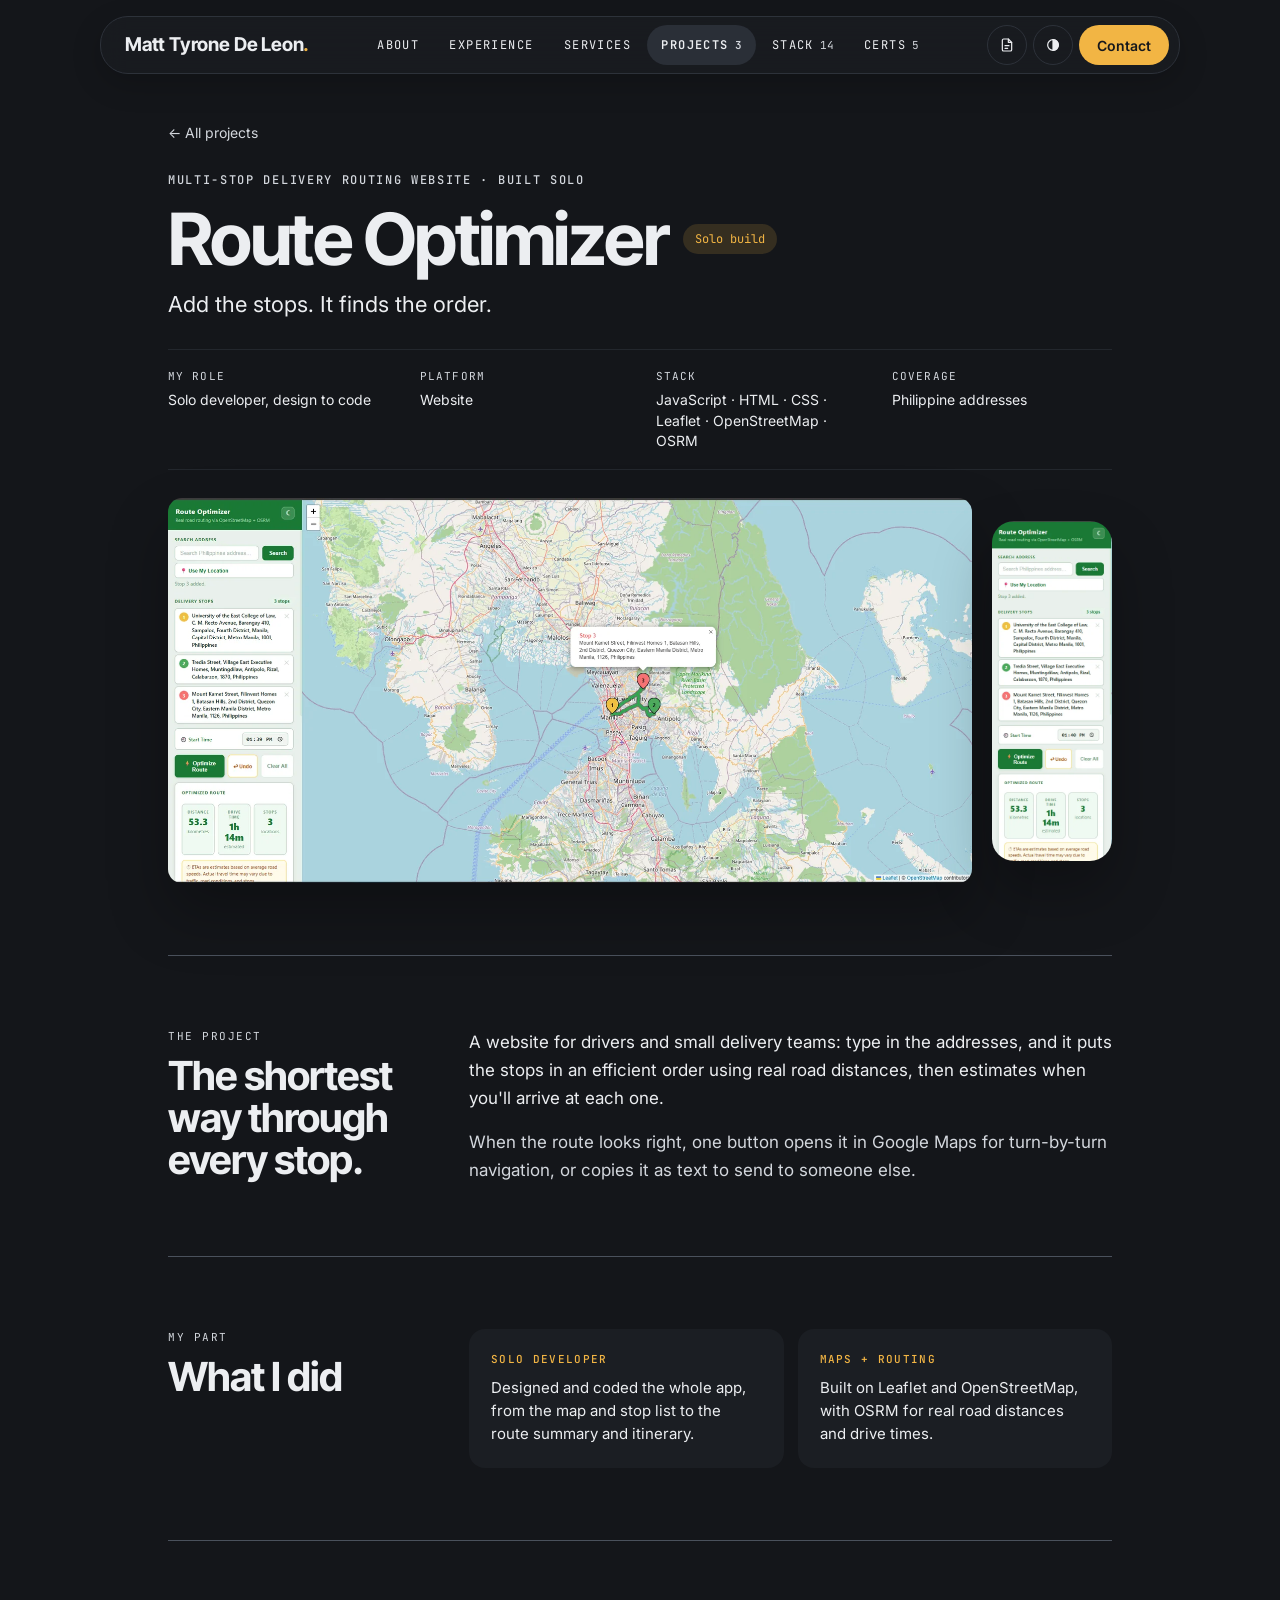
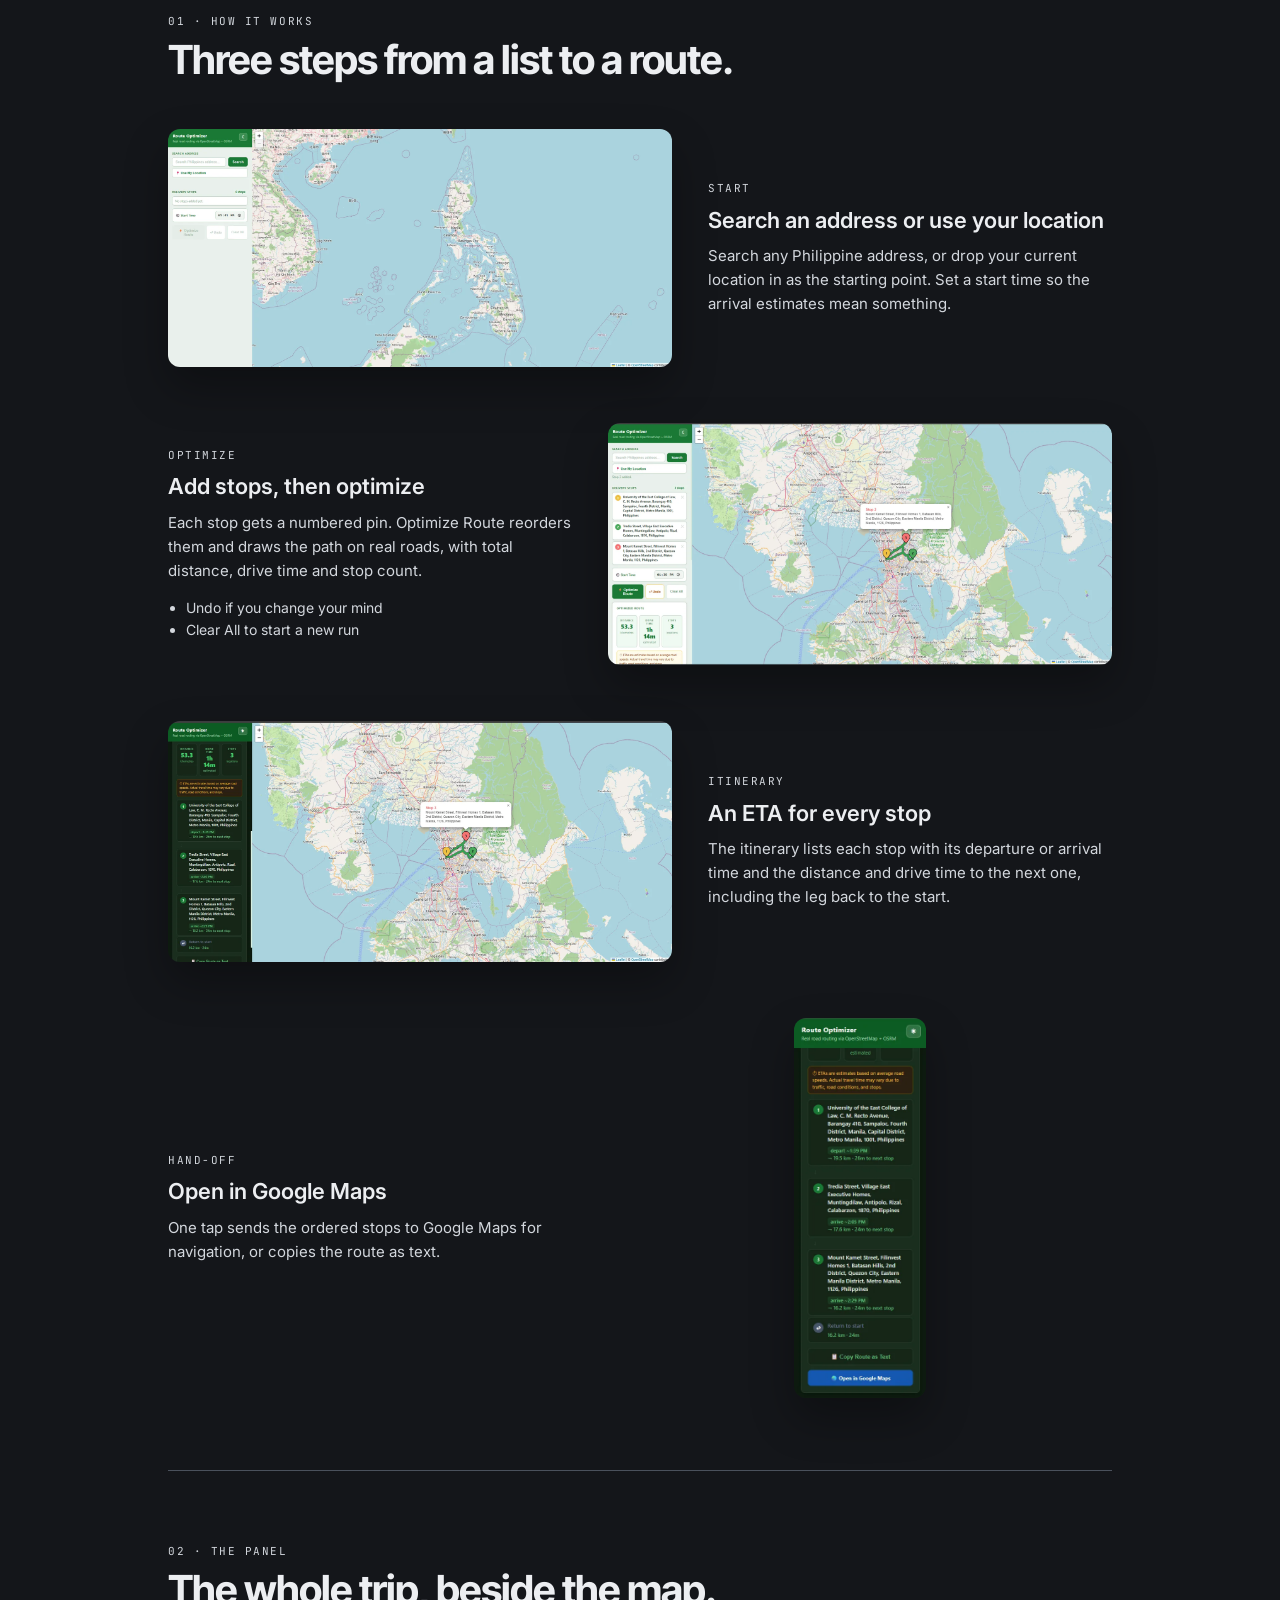
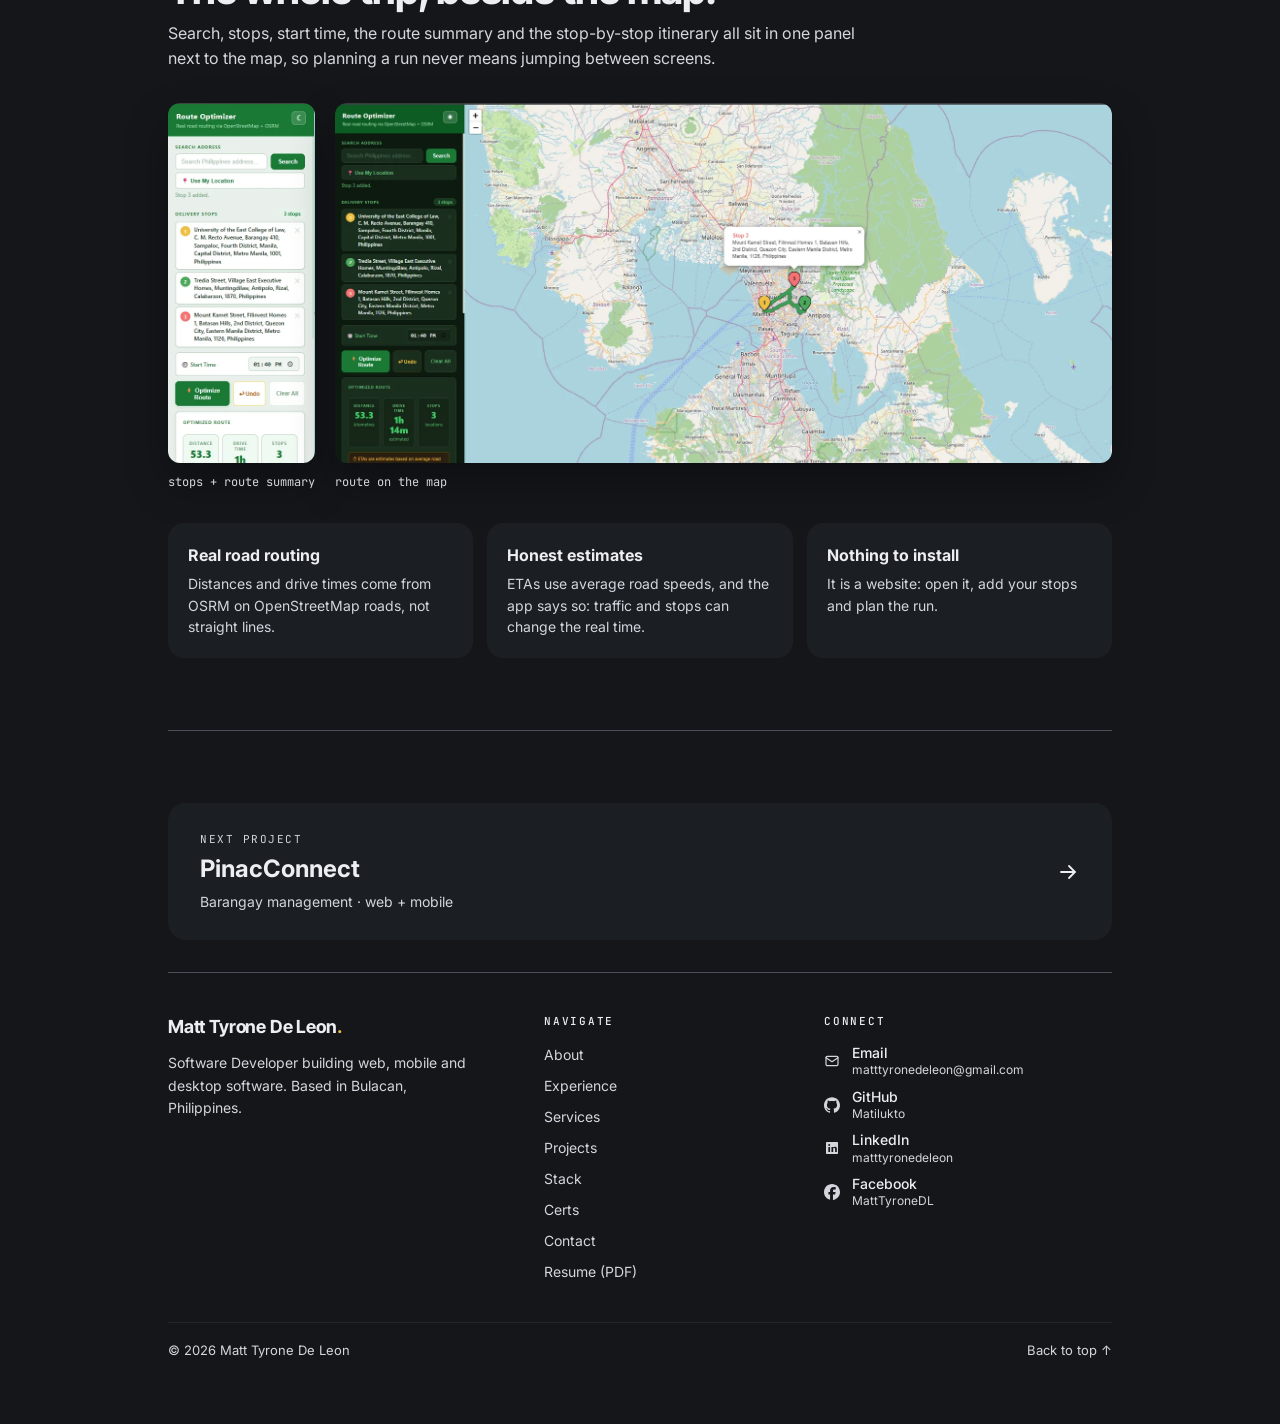
<file: projects/route-optimizer.html>
<!doctype html>
<html lang="en" data-theme="dark">
<head>
<meta charset="utf-8">
<meta name="viewport" content="width=device-width, initial-scale=1">
<title>Route Optimizer · Matt Tyrone De Leon</title>
<meta name="description" content="Route Optimizer: multi-stop delivery routing on real roads, built solo by Matt Tyrone De Leon with JavaScript, Leaflet, OpenStreetMap and OSRM.">
<meta name="theme-color" content="#14161A">
<link rel="canonical" href="https://matilukto.github.io/projects/route-optimizer">
<link rel="icon" href="../assets/favicon.svg" type="image/svg+xml">
<link rel="icon" href="../assets/favicon-32.png" sizes="32x32" type="image/png">
<link rel="apple-touch-icon" href="../assets/apple-touch-icon.png">
<meta property="og:type" content="website">
<meta property="og:site_name" content="Matt Tyrone De Leon">
<meta property="og:title" content="Route Optimizer · Matt Tyrone De Leon">
<meta property="og:description" content="Route Optimizer: multi-stop delivery routing on real roads, built solo by Matt Tyrone De Leon with JavaScript, Leaflet, OpenStreetMap and OSRM.">
<meta property="og:url" content="https://matilukto.github.io/projects/route-optimizer">
<meta property="og:image" content="https://matilukto.github.io/assets/og-image.png">
<meta property="og:image:width" content="1200">
<meta property="og:image:height" content="630">
<meta name="twitter:card" content="summary_large_image">
<script>try{var t=localStorage.getItem('md-theme');if(t)document.documentElement.setAttribute('data-theme',t);if(sessionStorage.getItem('md-intro'))document.documentElement.classList.add('intro-seen')}catch(e){}</script>
<link rel="preconnect" href="https://fonts.googleapis.com">
<link rel="preconnect" href="https://fonts.gstatic.com" crossorigin>
<link href="https://fonts.googleapis.com/css2?family=Inter:wght@400;500;600&family=Inter+Tight:wght@600;700&family=JetBrains+Mono:wght@400;500&display=swap" rel="stylesheet">
<link rel="stylesheet" href="../assets/site.css">
</head>
<body>
<header class="topnav">
  <nav aria-label="Main">
    <a class="brand" href="../">Matt Tyrone De Leon<span>.</span></a>
    <div class="tabs" id="tabs">
      <a href="../#about">About</a>
      <a href="../#experience">Experience</a>
      <a href="../#services">Services</a>
      <a href="../#work" class="active">Projects <small>3</small></a>
      <a href="../#stack">Stack <small>14</small></a>
      <a href="../#certs">Certs <small>5</small></a>
    </div>
    <div class="nav-right">
      <a class="iconbtn" href="../assets/Matt-De-Leon-Resume.pdf" target="_blank" rel="noopener" aria-label="View my resume (PDF)" title="Resume (PDF)"><svg width="16" height="16" viewBox="0 0 24 24" fill="none" stroke="currentColor" stroke-width="1.8" stroke-linecap="round" stroke-linejoin="round" aria-hidden="true"><path d="M14 3H7a2 2 0 0 0-2 2v14a2 2 0 0 0 2 2h10a2 2 0 0 0 2-2V8z"/><path d="M14 3v5h5M9 13h6M9 17h4"/></svg></a>
      <button class="iconbtn" type="button" data-theme-toggle aria-label="Switch between dark and light mode"><svg width="16" height="16" viewBox="0 0 24 24" fill="none" stroke="currentColor" stroke-width="1.8" aria-hidden="true"><circle cx="12" cy="12" r="8"/><path d="M12 4a8 8 0 0 1 0 16z" fill="currentColor"/></svg></button>
      <button class="iconbtn menu-btn" type="button" aria-label="Open menu" aria-controls="tabs" aria-expanded="false"><svg width="18" height="18" viewBox="0 0 24 24" fill="none" stroke="currentColor" stroke-width="1.8" stroke-linecap="round" aria-hidden="true"><path d="M4 7h16M4 12h16M4 17h10"/></svg></button>
      <a class="nav-contact" href="../#contact">Contact</a>
    </div>
  </nav>
</header>
<main class="wrap p-wrap" id="top">

  <section class="section" style="display:flex;flex-direction:column;gap:28px">
    <a class="back" href="../#work">← All projects</a>
    <div style="display:flex;flex-direction:column;gap:14px">
      <div class="eyebrow">Multi-stop delivery routing website · built solo</div>
      <div class="p-title"><h1 data-jump>Route Optimizer</h1><span class="pill">Solo build</span></div>
      <p class="tagline">Add the stops. It finds the order.</p>
    </div>
    <div class="meta">
      <div><b>MY ROLE</b><span>Solo developer, design to code</span></div>
      <div><b>PLATFORM</b><span>Website</span></div>
      <div><b>STACK</b><span>JavaScript · HTML · CSS · Leaflet · OpenStreetMap · OSRM</span></div>
      <div><b>COVERAGE</b><span>Philippine addresses</span></div>
    </div>
    <div class="p-hero-shots">
      <img class="shot wide" src="../assets/route-optimizer/route-light.webp" alt="Optimized route with three stops" width="1600" height="766">
      <img class="shot phone" src="../assets/route-optimizer/panel-light.webp" alt="Route Optimizer side panel" width="322" height="910">
    </div>
  </section>

  <section class="section split">
    <div class="side"><span class="kicker">The project</span><h2 class="h2p">The shortest way through every stop.</h2></div>
    <div class="main">
      <div class="prose">
        <p>A website for drivers and small delivery teams: type in the addresses, and it puts the stops in an efficient order using real road distances, then estimates when you'll arrive at each one.</p>
        <p class="muted">When the route looks right, one button opens it in Google Maps for turn-by-turn navigation, or copies it as text to send to someone else.</p>
      </div>
    </div>
  </section>

  <section class="section split">
    <div class="side"><span class="kicker">My part</span><h2 class="h2p">What I did</h2></div>
    <div class="main">
      <div class="did">
        <div><b>SOLO DEVELOPER</b><span>Designed and coded the whole app, from the map and stop list to the route summary and itinerary.</span></div>
        <div><b>MAPS + ROUTING</b><span>Built on Leaflet and OpenStreetMap, with OSRM for real road distances and drive times.</span></div>
      </div>
    </div>
  </section>

  <section class="section" style="display:flex;flex-direction:column;gap:48px">
    <div style="display:flex;flex-direction:column;gap:10px">
      <span class="kicker">01 · How it works</span>
      <h2 class="h2p">Three steps from a list to a route.</h2>
    </div>
    <div class="feature-list">
        <div class="feature">
          <div class="media"><img class="shot" src="../assets/route-optimizer/empty.webp" alt="Empty route optimizer with the Philippines map" loading="lazy" width="1600" height="757"></div>
          <div class="copy"><span class="kicker">Start</span><h3>Search an address or use your location</h3><p>Search any Philippine address, or drop your current location in as the starting point. Set a start time so the arrival estimates mean something.</p></div>
        </div>
        <div class="feature">
          <div class="media"><img class="shot" src="../assets/route-optimizer/route-light.webp" alt="Optimized route with three stops on the map" loading="lazy" width="1600" height="766"></div>
          <div class="copy"><span class="kicker">Optimize</span><h3>Add stops, then optimize</h3><p>Each stop gets a numbered pin. Optimize Route reorders them and draws the path on real roads, with total distance, drive time and stop count.</p><ul><li>Undo if you change your mind</li><li>Clear All to start a new run</li></ul></div>
        </div>
        <div class="feature">
          <div class="media"><img class="shot" src="../assets/route-optimizer/itinerary-dark.webp" alt="Itinerary with arrival times in dark mode" loading="lazy" width="1600" height="765"></div>
          <div class="copy"><span class="kicker">Itinerary</span><h3>An ETA for every stop</h3><p>The itinerary lists each stop with its departure or arrival time and the distance and drive time to the next one, including the leg back to the start.</p></div>
        </div>
        <div class="feature">
          <div class="media"><img class="shot tall" src="../assets/route-optimizer/panel-itinerary.webp" alt="Copy route and Open in Google Maps buttons" loading="lazy" width="314" height="908"></div>
          <div class="copy"><span class="kicker">Hand-off</span><h3>Open in Google Maps</h3><p>One tap sends the ordered stops to Google Maps for navigation, or copies the route as text.</p></div>
        </div>
    </div>
  </section>

  <section class="section" style="display:flex;flex-direction:column;gap:32px">
    <div style="display:flex;flex-direction:column;gap:10px">
      <span class="kicker">02 · The panel</span>
      <h2 class="h2p">The whole trip, beside the map.</h2>
      <p class="lead" style="font-size:16px;max-width:720px">Search, stops, start time, the route summary and the stop-by-stop itinerary all sit in one panel next to the map, so planning a run never means jumping between screens.</p>
    </div>
    <div class="pair">
      <figure><img class="shot" src="../assets/route-optimizer/panel-light.webp" alt="Side panel in light mode with stops and route summary" loading="lazy" width="322" height="910"><figcaption>stops + route summary</figcaption></figure>
      <figure><img class="shot" src="../assets/route-optimizer/route-dark.webp" alt="Route in dark mode" loading="lazy" width="1600" height="767"><figcaption>route on the map</figcaption></figure>
    </div>
    <div class="facts">
      <div><h3>Real road routing</h3><p>Distances and drive times come from OSRM on OpenStreetMap roads, not straight lines.</p></div>
      <div><h3>Honest estimates</h3><p>ETAs use average road speeds, and the app says so: traffic and stops can change the real time.</p></div>
      <div><h3>Nothing to install</h3><p>It is a website: open it, add your stops and plan the run.</p></div>
    </div>
  </section>

  <a class="next" href="pinacconnect"><span class="t"><span class="kicker">Next project</span><b>PinacConnect</b><small>Barangay management · web + mobile</small></span><svg width="24" height="24" viewBox="0 0 24 24" fill="none" stroke="currentColor" stroke-width="1.8" stroke-linecap="round" aria-hidden="true"><path d="M5 12h14M13 6l6 6-6 6"/></svg></a>

    <footer class="footer">
      <div class="f-grid">
        <div class="f-brand">
          <a class="brand" href="../">Matt Tyrone De Leon<span>.</span></a>
          <p>Software Developer building web, mobile and desktop software. Based in Bulacan, Philippines.</p>
          
        </div>
        <nav class="f-col" aria-label="Footer">
          <h4>Navigate</h4>
          <a href="../#about">About</a>
          <a href="../#experience">Experience</a>
          <a href="../#services">Services</a>
          <a href="../#work">Projects</a>
          <a href="../#stack">Stack</a>
          <a href="../#certs">Certs</a>
          <a href="../#contact">Contact</a>
          <a href="../assets/Matt-De-Leon-Resume.pdf" target="_blank" rel="noopener">Resume (PDF)</a>
        </nav>
        <div class="f-col f-social">
          <h4>Connect</h4>
          <a href="mailto:matttyronedeleon@gmail.com"><svg width="16" height="16" viewBox="0 0 24 24" fill="none" stroke="currentColor" stroke-width="1.8" stroke-linecap="round" stroke-linejoin="round" aria-hidden="true"><rect x="3" y="5" width="18" height="14" rx="2"/><path d="M3 7l9 6 9-6"/></svg><span><b>Email</b><small>matttyronedeleon@gmail.com</small></span></a>
          <a href="https://github.com/Matilukto" target="_blank" rel="noopener"><svg width="16" height="16" viewBox="0 0 24 24" fill="currentColor" aria-hidden="true"><path d="M12 .297c-6.63 0-12 5.373-12 12 0 5.303 3.438 9.8 8.205 11.385.6.113.82-.258.82-.577 0-.285-.01-1.04-.015-2.04-3.338.724-4.042-1.61-4.042-1.61C4.422 18.07 3.633 17.7 3.633 17.7c-1.087-.744.084-.729.084-.729 1.205.084 1.838 1.236 1.838 1.236 1.07 1.835 2.809 1.305 3.495.998.108-.776.417-1.305.76-1.605-2.665-.3-5.466-1.332-5.466-5.93 0-1.31.465-2.38 1.235-3.22-.135-.303-.54-1.523.105-3.176 0 0 1.005-.322 3.3 1.23.96-.267 1.98-.399 3-.405 1.02.006 2.04.138 3 .405 2.28-1.552 3.285-1.23 3.285-1.23.645 1.653.24 2.873.12 3.176.765.84 1.23 1.91 1.23 3.22 0 4.61-2.805 5.625-5.475 5.92.42.36.81 1.096.81 2.22 0 1.606-.015 2.896-.015 3.286 0 .315.21.69.825.57C20.565 22.092 24 17.592 24 12.297c0-6.627-5.373-12-12-12"/></svg><span><b>GitHub</b><small>Matilukto</small></span></a>
          <a href="https://linkedin.com/in/matttyronedeleon" target="_blank" rel="noopener"><svg width="16" height="16" viewBox="0 0 24 24" fill="currentColor" aria-hidden="true"><path d="M4 3h16a1 1 0 0 1 1 1v16a1 1 0 0 1-1 1H4a1 1 0 0 1-1-1V4a1 1 0 0 1 1-1zm2.5 7.5V18h2.6v-7.5zM7.8 6a1.5 1.5 0 1 0 0 3 1.5 1.5 0 0 0 0-3zm3.4 4.5V18h2.6v-4c0-1.1.4-1.9 1.5-1.9s1.4.8 1.4 1.9v4h2.6v-4.6c0-2.3-1.2-3.1-2.9-3.1-1.3 0-2 .6-2.6 1.3v-1.1z"/></svg><span><b>LinkedIn</b><small>matttyronedeleon</small></span></a>
          <a href="https://www.facebook.com/MattTyroneDL" target="_blank" rel="noopener"><svg width="16" height="16" viewBox="0 0 24 24" fill="currentColor" aria-hidden="true"><path d="M9.101 23.691v-7.98H6.627v-3.667h2.474v-1.58c0-4.085 1.848-5.978 5.858-5.978.401 0 .955.042 1.468.103a8.68 8.68 0 0 1 1.141.195v3.325a8.623 8.623 0 0 0-.653-.036 26.805 26.805 0 0 0-.733-.009c-.707 0-1.259.096-1.675.309a1.686 1.686 0 0 0-.679.622c-.258.42-.374.995-.374 1.752v1.297h3.919l-.386 2.103-.287 1.564h-3.246v8.245C19.396 23.238 24 18.179 24 12.044c0-6.627-5.373-12-12-12s-12 5.373-12 12c0 5.628 3.874 10.35 9.101 11.647Z"/></svg><span><b>Facebook</b><small>MattTyroneDL</small></span></a>
        </div>
      </div>
      <div class="f-bottom"><span>© 2026 Matt Tyrone De Leon</span><a href="#top">Back to top ↑</a></div>
    </footer>
</main>
<script src="../assets/site.js"></script>
</body>
</html>
</file>
<file: assets/site.css>
/* Matt De Leon portfolio: shared styles for the home page and project pages */

:root {
  --bg: #14161A;
  --soft: #1B1E23;
  --panel: #1F2328;
  --line: #2D323A;
  --sep: #4A515C;
  --hair: #23272D;
  --text: #ECEEF1;
  --muted: #D3D7DD;
  --dots: #2E333B;
  --dots-wave: #4A505B;
  --card: #1E2227;
  --nav-bg: rgba(26, 29, 34, .82);
  --active: #2A2F37;
  --accent: #F2B544;
  --accent-soft: rgba(242, 181, 68, .15);
  --on-accent: #16181C;
  --shadow: 0 30px 60px rgba(0, 0, 0, .28);
  --display: 'Inter Tight', Inter, system-ui, sans-serif;
  --body: Inter, system-ui, sans-serif;
  --mono: 'JetBrains Mono', ui-monospace, monospace;
  color-scheme: dark;
}
:root[data-theme="light"] {
  --bg: #F5F5F1;
  --soft: #ECECE6;
  --panel: #FFFFFF;
  --line: #E0E0D9;
  --sep: #BDBDB3;
  --hair: #E4E4DE;
  --text: #16181C;
  --muted: #3E434A;
  --dots: #D6D6CE;
  --dots-wave: #B9B9B0;
  --card: #FFFFFF;
  --nav-bg: rgba(255, 255, 255, .85);
  --active: #ECECE5;
  --accent: #C98A12;
  --accent-soft: rgba(201, 138, 18, .14);
  --on-accent: #16181C;
  --shadow: 0 24px 48px rgba(0, 0, 0, .12);
  color-scheme: light;
}
:root[data-theme="light"] .btn-accent,
:root[data-theme="light"] .nav-contact { background: #F2B544; }

*, *::before, *::after { box-sizing: border-box; }
html { scroll-behavior: smooth; scroll-padding-top: 110px; }
body {
  margin: 0;
  background: var(--bg);
  color: var(--text);
  font-family: var(--body);
  line-height: 1.5;
  -webkit-font-smoothing: antialiased;
  transition: background .3s, color .3s;
}
a { color: inherit; text-decoration: none; }
img { max-width: 100%; height: auto; display: block; }
button { font: inherit; color: inherit; }
.mono { font-family: var(--mono); }
.sr-only { position: absolute; width: 1px; height: 1px; overflow: hidden; clip: rect(0 0 0 0); white-space: nowrap; }
:focus-visible { outline: 2px solid var(--accent); outline-offset: 3px; border-radius: 6px; }

/* ---------- top nav ---------- */
.topnav { position: sticky; top: 16px; z-index: 50; width: calc(100% - 32px); max-width: 1080px; margin: 16px auto 0; }
.topnav nav {
  display: flex; align-items: center; justify-content: space-between; gap: 12px;
  background: var(--nav-bg); backdrop-filter: blur(14px); -webkit-backdrop-filter: blur(14px);
  border: 1px solid var(--line); border-radius: 28px; padding: 8px 10px 8px 24px;
  box-shadow: 0 10px 30px rgba(0, 0, 0, .18);
}
.brand { font-family: var(--display); font-weight: 700; font-size: 19px; letter-spacing: -0.01em; white-space: nowrap; }
.brand span, .dot-accent { color: var(--accent); }
.tabs { display: flex; align-items: center; gap: 2px; flex-wrap: wrap; }
.tabs a {
  display: flex; align-items: center; gap: 6px; min-height: 40px; padding: 0 14px; border-radius: 999px;
  font-family: var(--mono); font-size: 12px; letter-spacing: .12em; text-transform: uppercase; transition: background .15s;
}
.tabs a:hover { background: rgba(127, 127, 127, .12); }
.tabs a.active { background: var(--active); font-weight: 600; }
.tabs a small { color: var(--muted); font-size: 11px; letter-spacing: 0; }
.nav-right { display: flex; align-items: center; gap: 6px; }
.iconbtn {
  width: 40px; height: 40px; border-radius: 50%; border: 1px solid var(--line); background: transparent;
  display: flex; align-items: center; justify-content: center; cursor: pointer; transition: background .15s;
}
.iconbtn:hover { background: rgba(127, 127, 127, .15); }
.nav-contact {
  min-height: 40px; padding: 0 18px; display: inline-flex; align-items: center; border-radius: 999px;
  background: var(--accent); color: var(--on-accent); font-weight: 600; font-size: 14px;
}
.menu-btn { display: none; }

/* ---------- layout ---------- */
.wrap { width: 100%; max-width: 980px; margin: 0 auto; padding: 40px 48px 64px; display: flex; flex-direction: column; gap: 72px; }
.section { padding-bottom: 72px; border-bottom: 1px solid var(--sep); }
.split { display: flex; flex-wrap: wrap; gap: 40px; }
.split > .side { flex: 1 1 220px; display: flex; flex-direction: column; gap: 10px; }
.split > .main { flex: 3 1 520px; min-width: 0; }
.num { font-family: var(--mono); font-size: 12px; color: var(--muted); }
.h2 { margin: 0; font-family: var(--display); font-size: 44px; line-height: 1.05; letter-spacing: -0.025em; }
.lead { margin: 0; font-size: 15px; line-height: 1.55; color: var(--muted); }
.eyebrow { font-family: var(--mono); font-size: 12px; letter-spacing: .14em; font-weight: 500; color: var(--muted); text-transform: uppercase; }

/* letters that jump on hover (split by site.js) */
.jw { display: inline-block; white-space: nowrap; }
.jl { display: inline-block; transition: transform .35s cubic-bezier(.3, 1.8, .5, 1), color .25s; cursor: default; }
.jl:hover { transform: translateY(-.22em) rotate(-8deg); color: var(--accent); transition: transform .12s ease-out, color .1s; }

.btn {
  min-height: 46px; padding: 0 20px; display: inline-flex; align-items: center; gap: 10px; border-radius: 12px;
  font-weight: 500; font-size: 15px; border: 1px solid var(--line); background: transparent; cursor: pointer; transition: transform .15s;
}
.btn:hover { transform: translateY(-2px); }
.btn-accent { background: var(--accent); color: var(--on-accent); border-color: transparent; font-weight: 600; }

/* ---------- loader ---------- */
.loader {
  position: fixed; inset: 0; z-index: 200; background: var(--bg);
  display: flex; flex-direction: column; align-items: center; justify-content: center; gap: 22px;
  transition: opacity .45s;
}
.loader.done { opacity: 0; pointer-events: none; }
.loader .pct { font-family: var(--display); font-weight: 700; font-size: 72px; letter-spacing: -0.03em; line-height: 1; }
.loader .bar { width: 240px; height: 4px; border-radius: 4px; background: var(--line); overflow: hidden; }
.loader .bar i { display: block; height: 100%; width: 0; background: var(--accent); }
.loader .label { font-family: var(--mono); font-size: 12px; letter-spacing: .2em; color: var(--muted); }

/* ---------- hero ---------- */
.hero { position: relative; padding: 40px 0 56px; }
.dotfield {
  position: absolute; top: -140px; bottom: -60px; left: -260px; right: -260px; pointer-events: none;
  -webkit-mask-image: radial-gradient(ellipse 50% 50% at 50% 50%, #000 45%, transparent 100%);
          mask-image: radial-gradient(ellipse 50% 50% at 50% 50%, #000 45%, transparent 100%);
  --mx: -999px; --my: -999px;
}
.dotfield i { position: absolute; inset: 0; background-size: 20px 20px; }
.dotfield .base { background-image: radial-gradient(var(--dots) 1.2px, transparent 1.4px); }
.dotfield .wave {
  background-image: radial-gradient(var(--dots-wave) 1.4px, transparent 1.6px);
  -webkit-mask-image: linear-gradient(115deg, transparent 35%, #000 50%, transparent 65%);
          mask-image: linear-gradient(115deg, transparent 35%, #000 50%, transparent 65%);
  -webkit-mask-size: 300% 100%; mask-size: 300% 100%;
  animation: dotwave 7s linear infinite;
}
.dotfield .lit {
  background-image: radial-gradient(var(--accent) 2.2px, transparent 2.5px);
  -webkit-mask-image: radial-gradient(140px circle at var(--mx) var(--my), #000 0%, rgba(0, 0, 0, .45) 45%, transparent 100%);
          mask-image: radial-gradient(140px circle at var(--mx) var(--my), #000 0%, rgba(0, 0, 0, .45) 45%, transparent 100%);
}
@keyframes dotwave { from { -webkit-mask-position: 100% 0; mask-position: 100% 0; } to { -webkit-mask-position: 0% 0; mask-position: 0% 0; } }

.hero-row { position: relative; z-index: 1; display: flex; flex-wrap: wrap; gap: 48px; align-items: center; justify-content: space-between; }
.hero-text { flex: 1 1 380px; min-width: 0; display: flex; flex-direction: column; gap: 20px; }
.hero h1 { margin: 0; font-family: var(--display); font-weight: 700; font-size: clamp(44px, 6vw, 64px); line-height: 1.04; letter-spacing: -0.035em; }
.hero .role { font-size: 17px; font-weight: 500; }
.hero .where { font-size: 15px; color: var(--muted); margin-top: -16px; }
.hero .ctas { display: flex; gap: 12px; flex-wrap: wrap; margin-top: 8px; }

/* access card */
.card-wrap { flex: 0 1 420px; min-width: 300px; height: 300px; perspective: 1400px; }
.flipper { position: relative; width: 100%; height: 100%; transform-style: preserve-3d; transition: transform .5s cubic-bezier(.2, .7, .2, 1); }
.face {
  position: absolute; inset: 0; backface-visibility: hidden; -webkit-backface-visibility: hidden;
  background: var(--panel); border: 1px solid var(--line); border-radius: 18px; padding: 20px 22px;
  display: flex; flex-direction: column; gap: 14px; box-shadow: var(--shadow);
}
.face.back { transform: rotateY(180deg); gap: 10px; }
.face-head { display: flex; justify-content: space-between; font-family: var(--mono); font-size: 11px; letter-spacing: .12em; color: var(--muted); border-bottom: 1px solid var(--line); padding-bottom: 12px; }
.face-body { display: flex; gap: 18px; flex-grow: 1; }
.photo { display: flex; flex-direction: column; align-items: center; gap: 8px; }
.photo img { width: 108px; height: 124px; object-fit: cover; border-radius: 12px; }
.photo span { font-family: var(--mono); font-size: 10px; letter-spacing: .1em; color: var(--muted); text-align: center; line-height: 1.4; }
.fields { flex-grow: 1; display: flex; flex-direction: column; gap: 10px; min-width: 0; }
.field { border-bottom: 1px solid var(--line); padding-bottom: 8px; min-width: 0; }
.field:last-child { border-bottom: 0; }
.field b { display: block; font-family: var(--mono); font-size: 10px; letter-spacing: .12em; color: var(--muted); font-weight: 400; }
.field .v { font-size: 15px; }
.field .v.big { font-size: 17px; font-weight: 600; }
.status { display: flex; align-items: center; gap: 8px; }
.status::before { content: ""; width: 9px; height: 9px; border-radius: 50%; background: var(--accent); box-shadow: 0 0 0 4px var(--accent-soft); }
.grid2 { display: grid; grid-template-columns: repeat(2, minmax(0, 1fr)); gap: 12px; }
.clink { text-decoration: underline; text-decoration-color: rgba(127, 127, 127, .5); text-underline-offset: 3px; transition: color .15s; display: block; overflow: hidden; text-overflow: ellipsis; white-space: nowrap; }
.clink:hover { color: var(--accent); text-decoration-color: var(--accent); }
.flipbtn {
  min-height: 36px; padding: 0 12px; border-radius: 10px; border: 1px solid var(--line); background: transparent;
  font-family: var(--mono); font-size: 11px; letter-spacing: .1em; cursor: pointer;
}
.face-foot { display: flex; justify-content: space-between; align-items: center; margin-top: auto; }
.face-foot .btn-accent { min-height: 36px; padding: 0 14px; border-radius: 10px; font-size: 13px; display: inline-flex; align-items: center; }

/* Leo */
.leo-row { position: relative; z-index: 1; display: flex; align-items: center; gap: 18px; margin-top: 44px; width: fit-content; }
.leo { border: 0; background: transparent; padding: 0; cursor: pointer; display: flex; flex-direction: column; align-items: center; gap: 6px; }
.leo-grid { display: grid; grid-template-columns: repeat(14, 7px); grid-auto-rows: 7px; }
.leo-grid.small { grid-template-columns: repeat(14, 6px); grid-auto-rows: 6px; }
.leo-grid.jump-a { animation: leoJumpA .65s ease-out; }
.leo-grid.jump-b { animation: leoJumpB .65s ease-out; }
.leo-shadow { width: 80px; height: 8px; border-radius: 50%; background: rgba(0, 0, 0, .25); }
.bubble { position: relative; background: var(--soft); border-radius: 14px; padding: 16px 20px; min-width: 220px; max-width: 320px; }
.bubble::before { content: ""; position: absolute; left: -6px; top: 22px; width: 12px; height: 12px; background: var(--soft); transform: rotate(45deg); }
.bubble p { margin: 0; font-size: 15px; font-weight: 500; }
.bubble small { display: block; font-family: var(--mono); font-size: 11px; color: var(--muted); margin-top: 6px; }
@keyframes leoJumpA { 0% { transform: translateY(0) scale(1, 1); } 15% { transform: translateY(0) scale(1.12, .86); } 45% { transform: translateY(-34px) scale(.94, 1.08); } 70% { transform: translateY(0) scale(1.1, .9); } 85% { transform: translateY(-6px); } 100% { transform: translateY(0); } }
@keyframes leoJumpB { 0% { transform: translateY(0) scale(1, 1); } 15% { transform: translateY(0) scale(1.12, .86); } 45% { transform: translateY(-34px) scale(.94, 1.08); } 70% { transform: translateY(0) scale(1.1, .9); } 85% { transform: translateY(-6px); } 100% { transform: translateY(0); } }

/* ---------- about ---------- */
.about-main { display: flex; gap: 28px; align-items: flex-start; flex-wrap: wrap; }
.about-main img { width: 140px; height: 160px; object-fit: cover; border-radius: 16px; }
.about-main p { flex: 1 1 300px; margin: 0; font-size: 18px; line-height: 1.6; }

/* ---------- experience ---------- */
.xp { border-top: 1px solid var(--hair); padding: 22px 0; display: flex; gap: 24px; flex-wrap: wrap; }
.xp .when { width: 150px; font-family: var(--mono); font-size: 13px; color: var(--muted); }
.xp .what { flex: 1 1 300px; display: flex; flex-direction: column; gap: 6px; }
.xp h3 { margin: 0; font-size: 17px; font-weight: 600; }
.xp p { margin: 0; font-size: 15px; color: var(--muted); line-height: 1.55; }

/* ---------- services ---------- */
.services { display: grid; grid-template-columns: repeat(auto-fill, minmax(210px, 1fr)); gap: 14px; }
.svc { background: var(--soft); border-radius: 18px; padding: 22px; display: flex; flex-direction: column; gap: 12px; transition: transform .2s; }
.svc:hover { transform: translateY(-4px); }
.svc .ic { width: 42px; height: 42px; border-radius: 12px; background: var(--accent-soft); color: var(--accent); display: flex; align-items: center; justify-content: center; }
.svc h3 { margin: 0; font-size: 17px; font-weight: 600; }
.svc p { margin: 0; font-size: 14px; line-height: 1.5; color: var(--muted); }

/* ---------- projects ---------- */
.work-head { display: flex; justify-content: space-between; align-items: baseline; flex-wrap: wrap; gap: 12px; }
.work-head .title { display: flex; gap: 14px; align-items: baseline; }
.pgroup { display: flex; flex-direction: column; }
.pgroup-head { display: flex; justify-content: space-between; font-size: 14px; color: var(--muted); padding-bottom: 10px; border-bottom: 1px solid var(--hair); }
.prow { display: flex; align-items: center; gap: 20px; padding: 16px 12px; border-bottom: 1px solid var(--hair); border-radius: 10px; transition: background .15s, transform .15s; }
.prow:hover { background: rgba(127, 127, 127, .08); transform: translateX(4px); }
.prow img { width: 88px; height: 56px; object-fit: cover; object-position: top left; border-radius: 8px; flex-shrink: 0; background: var(--panel); }
.prow .info { flex-grow: 1; min-width: 0; display: flex; flex-direction: column; gap: 4px; }
.prow .name { display: flex; align-items: center; gap: 10px; flex-wrap: wrap; font-size: 17px; font-weight: 600; }
.badge { font-family: var(--mono); font-size: 11px; font-weight: 400; padding: 3px 8px; border-radius: 999px; border: 1px solid var(--line); }
.prow .desc { font-size: 14px; color: var(--muted); line-height: 1.45; }
.prow .tag { font-size: 13px; color: var(--muted); text-align: right; flex-shrink: 0; width: 110px; }
.prow svg { flex-shrink: 0; opacity: .6; }

/* ---------- stack ---------- */
.sgroup { border-top: 1px solid var(--hair); padding: 22px 0 28px; display: flex; flex-direction: column; gap: 22px; }
.sgroup-head { display: flex; justify-content: space-between; align-items: baseline; }
.sgroup-head h3 { margin: 0; font-size: 18px; font-weight: 600; display: flex; gap: 12px; align-items: baseline; }
.tools { display: grid; grid-template-columns: repeat(auto-fill, minmax(96px, 1fr)); gap: 22px 8px; }
.tool { display: flex; flex-direction: column; align-items: center; gap: 10px; transition: transform .15s; }
.tool:hover { transform: translateY(-3px); }
.tool .ic { width: 52px; height: 52px; border-radius: 14px; background: var(--soft); display: flex; align-items: center; justify-content: center; }
.tool span { font-size: 13px; color: var(--muted); text-align: center; }

/* ---------- certifications ---------- */
.cgroup { display: flex; flex-direction: column; gap: 16px; }
.cgroup-title { font-family: var(--mono); font-size: 12px; letter-spacing: .18em; color: var(--muted); }
.cards { display: grid; grid-template-columns: repeat(auto-fill, minmax(200px, 1fr)); gap: 18px; }
.ccard {
  background: var(--card); border-radius: 14px; padding: 20px 16px 14px; min-height: 176px;
  display: flex; flex-direction: column; align-items: center; gap: 8px; text-align: center;
  box-shadow: 0 6px 18px rgba(0, 0, 0, .18); transform: rotate(var(--tilt, 0deg));
  transition: transform .25s cubic-bezier(.3, 1.4, .5, 1), box-shadow .25s;
}
.ccard:hover { transform: rotate(0deg) translateY(-6px) scale(1.03); box-shadow: 0 18px 40px rgba(0, 0, 0, .3); }
.ccard .logo { width: 40px; height: 40px; border-radius: 10px; background: #fff; box-shadow: 0 1px 3px rgba(0, 0, 0, .15); display: flex; align-items: center; justify-content: center; font-family: var(--mono); font-size: 11px; font-weight: 600; }
.ccard h3 { margin: 0; font-size: 15px; font-weight: 600; line-height: 1.3; }
.ccard .by { font-family: var(--mono); font-size: 10px; letter-spacing: .14em; color: var(--muted); text-transform: uppercase; }
.ccard .verify { margin-top: auto; padding-top: 8px; font-family: var(--mono); font-size: 10px; letter-spacing: .16em; color: var(--muted); }

/* ---------- contact + footer ---------- */
.contact { background: var(--soft); border-radius: 24px; padding: 48px; display: flex; flex-direction: column; gap: 20px; }
.contact h2 { margin: 0; font-family: var(--display); font-size: clamp(34px, 5vw, 48px); line-height: 1.05; letter-spacing: -0.03em; }
.contact p { margin: 0; font-size: 16px; color: var(--muted); }
.contact .ctas { display: flex; gap: 12px; flex-wrap: wrap; }
.footer { display: flex; justify-content: space-between; flex-wrap: wrap; gap: 12px; font-size: 14px; color: var(--muted); border-top: 1px solid var(--hair); padding-top: 20px; margin-top: -40px; }
.footer .links { display: flex; gap: 20px; }
.footer .links a:hover { color: var(--text); }
.replay { border: 1px solid var(--line); background: transparent; color: var(--muted); border-radius: 999px; min-height: 32px; padding: 0 12px; font-size: 13px; cursor: pointer; margin-left: 12px; }

/* ---------- project pages ---------- */
.p-wrap { max-width: 1040px; padding-top: 48px; }
.back { font-size: 14px; color: var(--muted); width: fit-content; }
.back:hover { color: var(--text); }
.p-title { display: flex; align-items: center; gap: 16px; flex-wrap: wrap; }
.p-title h1 { margin: 0; font-family: var(--display); font-size: clamp(48px, 7vw, 72px); letter-spacing: -0.035em; line-height: 1; }
.pill { font-family: var(--mono); font-size: 12px; padding: 6px 12px; border-radius: 999px; background: var(--accent-soft); color: var(--accent); }
.tagline { margin: 0; font-size: 22px; line-height: 1.45; max-width: 720px; }
.meta { display: grid; grid-template-columns: repeat(4, minmax(0, 1fr)); border-top: 1px solid var(--hair); border-bottom: 1px solid var(--hair); }
.meta div { padding: 18px 16px; display: flex; flex-direction: column; gap: 6px; }
.meta div:first-child { padding-left: 0; }
.meta b { font-family: var(--mono); font-size: 11px; letter-spacing: .1em; color: var(--muted); font-weight: 400; }
.meta span { font-size: 14px; line-height: 1.45; }
.p-hero-shots { display: flex; gap: 20px; align-items: flex-end; flex-wrap: wrap; }
.p-hero-shots .wide { flex: 3 1 520px; min-width: 0; border-radius: 14px; box-shadow: var(--shadow); }
.p-hero-shots .phone { flex: 0 0 auto; height: 340px; width: auto; border-radius: 22px; box-shadow: var(--shadow); }
.p-hero-shots .phone.sm { height: 280px; }
.shot { cursor: zoom-in; transition: transform .25s; }
.shot:hover { transform: translateY(-4px) scale(1.01); }
.h2p { margin: 0; font-family: var(--display); font-size: 40px; letter-spacing: -0.025em; line-height: 1.05; }
.prose { display: flex; flex-direction: column; gap: 16px; font-size: 17px; line-height: 1.65; }
.prose p { margin: 0; }
.prose .muted { color: var(--muted); }
.approved { display: flex; align-items: center; gap: 10px; font-size: 15px; font-weight: 500; }
.approved::before { content: ""; width: 9px; height: 9px; border-radius: 50%; background: var(--accent); }
.did { display: grid; grid-template-columns: repeat(2, minmax(0, 1fr)); gap: 14px; }
.did div { background: var(--soft); border-radius: 16px; padding: 22px; display: flex; flex-direction: column; gap: 8px; }
.did b { font-family: var(--mono); font-size: 11px; letter-spacing: .12em; color: var(--accent); font-weight: 500; }
.did span { font-size: 15px; line-height: 1.55; }
.feature-list { display: flex; flex-direction: column; gap: 56px; }
.feature { display: flex; flex-wrap: wrap; gap: 36px; align-items: center; }
.feature:nth-child(even) { flex-direction: row-reverse; }
.feature .media { flex: 3 1 460px; min-width: 0; display: flex; justify-content: center; }
.feature .media img { border-radius: 12px; box-shadow: 0 20px 44px rgba(0, 0, 0, .3); }
.feature .media img.tall { max-height: 460px; width: auto; }
.feature .copy { flex: 2 1 280px; display: flex; flex-direction: column; gap: 10px; }
.kicker { font-family: var(--mono); font-size: 11px; letter-spacing: .14em; color: var(--muted); text-transform: uppercase; }
.feature h3 { margin: 0; font-size: 22px; font-weight: 600; line-height: 1.25; }
.feature p { margin: 0; font-size: 15px; line-height: 1.6; color: var(--muted); }
.feature ul { margin: 4px 0 0; padding-left: 18px; font-size: 14px; color: var(--muted); line-height: 1.6; }
.mcards { display: grid; grid-template-columns: repeat(auto-fill, minmax(220px, 1fr)); gap: 18px; }
.mcard { background: var(--soft); border-radius: 18px; padding: 20px; display: flex; flex-direction: column; gap: 12px; }
.mcard .media { display: flex; justify-content: center; padding: 8px 0; }
.mcard .media img { height: 300px; width: auto; border-radius: 18px; }
.mcard h3 { margin: 0; font-size: 17px; font-weight: 600; line-height: 1.3; }
.mcard p { margin: 0; font-size: 14px; line-height: 1.55; color: var(--muted); }
.duo { display: grid; grid-template-columns: repeat(2, minmax(0, 1fr)); gap: 20px; }
.duo figure { margin: 0; display: flex; flex-direction: column; gap: 10px; }
.duo img { border-radius: 12px; box-shadow: 0 20px 44px rgba(0, 0, 0, .3); }
.duo figcaption { font-family: var(--mono); font-size: 12px; color: var(--muted); }
.facts { display: grid; grid-template-columns: repeat(3, minmax(0, 1fr)); gap: 14px; }
.facts div { background: var(--soft); border-radius: 16px; padding: 20px; }
.facts h3 { margin: 0 0 6px; font-size: 16px; }
.facts p { margin: 0; font-size: 14px; color: var(--muted); line-height: 1.55; }
.next { display: flex; justify-content: space-between; align-items: center; gap: 16px; background: var(--soft); border-radius: 18px; padding: 28px 32px; transition: transform .2s; }
.next:hover { transform: translateY(-3px); }
.next .t { display: flex; flex-direction: column; gap: 4px; }
.next b { font-size: 24px; }
.next small { font-size: 14px; color: var(--muted); }

/* lightbox */
.lightbox { position: fixed; inset: 0; z-index: 300; background: rgba(10, 11, 13, .92); display: none; align-items: center; justify-content: center; padding: 32px; cursor: zoom-out; }
.lightbox.open { display: flex; }
.lightbox img { max-width: 100%; max-height: 100%; border-radius: 12px; }

/* ---------- small screens ---------- */
@media (max-width: 1120px) {
  .menu-btn { display: flex; }
  .tabs {
    display: none; position: absolute; top: calc(100% + 8px); left: 0; right: 0; flex-direction: column; align-items: stretch;
    background: var(--nav-bg); backdrop-filter: blur(14px); -webkit-backdrop-filter: blur(14px);
    border: 1px solid var(--line); border-radius: 20px; padding: 8px;
  }
  .tabs.open { display: flex; }
  .tabs a { justify-content: space-between; min-height: 44px; }
}
@media (max-width: 640px) {
  .topnav nav { padding-left: 18px; }
  .nav-contact { display: none; }
  .wrap { padding: 28px 20px 48px; gap: 56px; }
  .section { padding-bottom: 56px; }
  .h2 { font-size: 36px; }
  .h2p { font-size: 32px; }
  .card-wrap { min-width: 0; flex-basis: 100%; height: 320px; }
  .photo img { width: 88px; height: 104px; }
  .prow { gap: 14px; padding: 14px 4px; }
  .prow .tag { display: none; }
  .prow img { width: 72px; height: 48px; }
  .contact { padding: 32px 24px; }
  .meta { grid-template-columns: repeat(2, minmax(0, 1fr)); }
  .meta div, .meta div:first-child { padding: 14px 12px 14px 0; }
  .did, .duo, .facts { grid-template-columns: 1fr; }
  .p-hero-shots .phone { height: 260px; }
  .p-hero-shots .phone.sm { height: 220px; }
  .footer { margin-top: -24px; }
  .dotfield { left: -40px; right: -40px; }
}

@media (prefers-reduced-motion: reduce) {
  *, *::before, *::after { animation: none !important; transition: none !important; }
  html { scroll-behavior: auto; }
}

.leo-grid i { display: block; }

/* the hero dot field bleeds past the page edges; never let it cause sideways scroll */
html, body { overflow-x: clip; }

/* project pages: compact image sizing (Matt 2026-10-22: images too big, dead space) */
.p-hero-shots { align-items: center; flex-wrap: nowrap; }
.p-hero-shots .wide { flex: 1 1 0; }
.feature .media { flex: 1 1 400px; max-width: 560px; }
.feature .copy { flex: 1 1 300px; }
.feature .media img.tall { max-height: 380px; }
.mcards { grid-template-columns: repeat(2, minmax(0, 1fr)); }
.mcard { flex-direction: row; align-items: center; gap: 20px; padding: 18px; }
.mcard .media { flex: 0 0 auto; padding: 0; }
.mcard .media img { height: 240px; border-radius: 14px; }
.mcard .mtext { display: flex; flex-direction: column; gap: 8px; }
.duo.trio { grid-template-columns: repeat(3, minmax(0, 1fr)); }
.pair { display: flex; gap: 20px; align-items: flex-start; }
.pair figure { margin: 0; display: flex; flex-direction: column; gap: 10px; min-width: 0; }
.pair figure:last-child { flex: 1 1 0; }
.pair img { height: 360px; width: auto; max-width: 100%; object-fit: cover; object-position: left top; border-radius: 12px; box-shadow: 0 20px 44px rgba(0, 0, 0, .3); }
.pair figure:last-child img { width: 100%; }
.pair figcaption { font-family: var(--mono); font-size: 12px; color: var(--muted); }
@media (max-width: 900px) {
  .p-hero-shots { flex-wrap: wrap; }
  .p-hero-shots .wide { flex-basis: 100%; }
  .feature .media { max-width: none; }
  .mcards, .duo.trio { grid-template-columns: 1fr; }
  .mcard .media img { height: 200px; }
  .pair { flex-direction: column; }
  .pair img, .pair figure:last-child img { height: auto; width: 100%; }
  .pair figure:first-child img { max-height: 420px; width: auto; }
}

a.iconbtn { color: var(--text); text-decoration: none; }

/* footer: navigation + social links (2026-10-22) */
.footer { display: block; margin-top: -40px; padding-top: 40px; border-top: 1px solid var(--sep); font-size: 14px; color: var(--muted); }
.f-grid { display: grid; grid-template-columns: 1.4fr 1fr 1.2fr; gap: 40px; }
.f-brand { display: flex; flex-direction: column; align-items: flex-start; gap: 12px; }
.f-brand p { margin: 0; max-width: 300px; line-height: 1.6; }
.f-brand .replay { margin-left: 0; }
.f-col { display: flex; flex-direction: column; gap: 10px; }
.f-col h4 { margin: 0 0 4px; font-family: var(--mono); font-size: 11px; font-weight: 500; letter-spacing: .16em; text-transform: uppercase; color: var(--text); }
.f-col a { color: var(--muted); text-decoration: none; width: fit-content; transition: color .15s; }
.f-col a:hover { color: var(--text); }
.f-social a { display: flex; align-items: center; gap: 12px; }
.f-social svg { flex: 0 0 auto; }
.f-social span { display: flex; flex-direction: column; line-height: 1.3; }
.f-social b { font-weight: 500; color: var(--text); }
.f-social small { font-size: 12px; overflow-wrap: anywhere; }
.f-bottom { display: flex; justify-content: space-between; gap: 12px; flex-wrap: wrap; margin-top: 40px; padding-top: 18px; border-top: 1px solid var(--hair); font-size: 13px; }
.f-bottom a { color: var(--muted); text-decoration: none; }
.f-bottom a:hover { color: var(--text); }
@media (max-width: 900px) {
  .f-grid { grid-template-columns: 1fr 1fr; }
  .f-brand { grid-column: 1 / -1; }
}
@media (max-width: 640px) {
  .footer { margin-top: -24px; }
}
.f-brand .brand { color: var(--text); text-decoration: none; font-size: 18px; }
.intro-seen .loader { display: none; }
/* jump straight to #section when arriving from another page; smooth scroll only after load */
html:not(.ready) { scroll-behavior: auto; }

/* contact: links with copy + message form (2026-10-23) */
.contact { display: grid; grid-template-columns: 1fr 1.2fr; gap: 44px; align-items: start; }
.c-side { display: flex; flex-direction: column; gap: 14px; }
.c-links { margin-top: 10px; }
.lk { display: flex; align-items: center; gap: 14px; padding: 12px 0; border-top: 1px solid var(--hair); }
.lk .ic { flex: 0 0 auto; width: 36px; height: 36px; border-radius: 10px; background: var(--panel); display: flex; align-items: center; justify-content: center; color: var(--text); }
.lk a { flex: 1; min-width: 0; display: flex; flex-direction: column; color: var(--text); text-decoration: none; }
.lk a:hover b { color: var(--accent); }
.lk b { font-weight: 500; }
.lk small { color: var(--muted); font-size: 13px; overflow-wrap: anywhere; }
.cp { flex: 0 0 auto; position: relative; width: 34px; height: 34px; border-radius: 8px; border: 0; background: transparent; color: var(--muted); cursor: pointer; display: flex; align-items: center; justify-content: center; }
.cp:hover, .cp:focus-visible { background: var(--panel); color: var(--text); }
.cp.done { color: var(--accent); }
.cp.done::after { content: "Copied"; position: absolute; right: 40px; font-family: var(--mono); font-size: 11px; letter-spacing: .08em; color: var(--accent); white-space: nowrap; }
.c-form { display: flex; flex-direction: column; gap: 16px; }
.c-form h3 { margin: 0; font-size: 20px; font-weight: 600; }
.c-form .hint { margin: -8px 0 4px; font-size: 14px; }
.chips { border: 0; margin: 0; padding: 0; display: flex; gap: 8px; flex-wrap: wrap; }
.chips legend { padding: 0; margin-bottom: 8px; font-size: 13px; color: var(--muted); }
.chips label { cursor: pointer; }
.chips input { position: absolute; opacity: 0; pointer-events: none; }
.chips span { display: inline-block; border-radius: 999px; padding: 8px 12px; background: var(--panel); color: var(--muted); font-size: 14px; transition: background .15s, color .15s; }
.chips input:checked + span { background: #F2B544; color: #1A1405; font-weight: 600; }
.chips input:focus-visible + span { outline: 2px solid var(--accent); outline-offset: 2px; }
.c-form .row { display: grid; grid-template-columns: 1fr 1fr; gap: 14px; }
.fld { display: flex; flex-direction: column; gap: 6px; }
.fld > span { font-size: 13px; color: var(--muted); }
.in { width: 100%; box-sizing: border-box; background: var(--panel); border: 1px solid transparent; border-radius: 12px; padding: 12px 14px; color: var(--text); font: inherit; font-size: 15px; }
.in::placeholder { color: var(--muted); opacity: .7; }
.in:focus { outline: none; border-color: var(--accent); }
.in.bad { border-color: #E86A6A; }
textarea.in { min-height: 140px; resize: vertical; }
.count { align-self: flex-end; font-family: var(--mono); font-size: 12px; color: var(--muted); }
.hp { position: absolute; left: -9999px; width: 1px; height: 1px; opacity: 0; }
.send { display: flex; align-items: center; justify-content: center; gap: 8px; border: 0; border-radius: 999px; min-height: 48px; background: #F2B544; color: #1A1405; font: inherit; font-weight: 600; font-size: 15px; cursor: pointer; transition: transform .15s, opacity .15s; }
.send:hover { transform: translateY(-1px); }
.send[disabled] { opacity: .6; cursor: wait; transform: none; }
.c-status { margin: 0; text-align: center; font-size: 13px; color: var(--muted); }
.c-status.ok { color: #3FA772; }
.c-status.err { color: #E86A6A; }
.c-status a { color: inherit; }
@media (max-width: 900px) {
  .contact { grid-template-columns: 1fr; gap: 36px; }
}
@media (max-width: 640px) {
  .c-form .row { grid-template-columns: 1fr; }
}
@media (max-width: 400px) {
  .topnav nav { padding-left: 14px; padding-right: 8px; }
  .topnav .brand { font-size: 16px; }
  .nav-right { gap: 4px; }
  .nav-right .iconbtn { width: 36px; height: 36px; }
}
@media (max-width: 340px) {
  .topnav .brand { font-size: 14px; letter-spacing: -0.02em; }
  .nav-right .iconbtn { width: 34px; height: 34px; }
}
@media (max-width: 400px) {
  .leo-row { width: auto; max-width: 100%; gap: 12px; }
  .bubble { min-width: 0; flex: 1 1 auto; padding: 14px 16px; }
}
</file>
